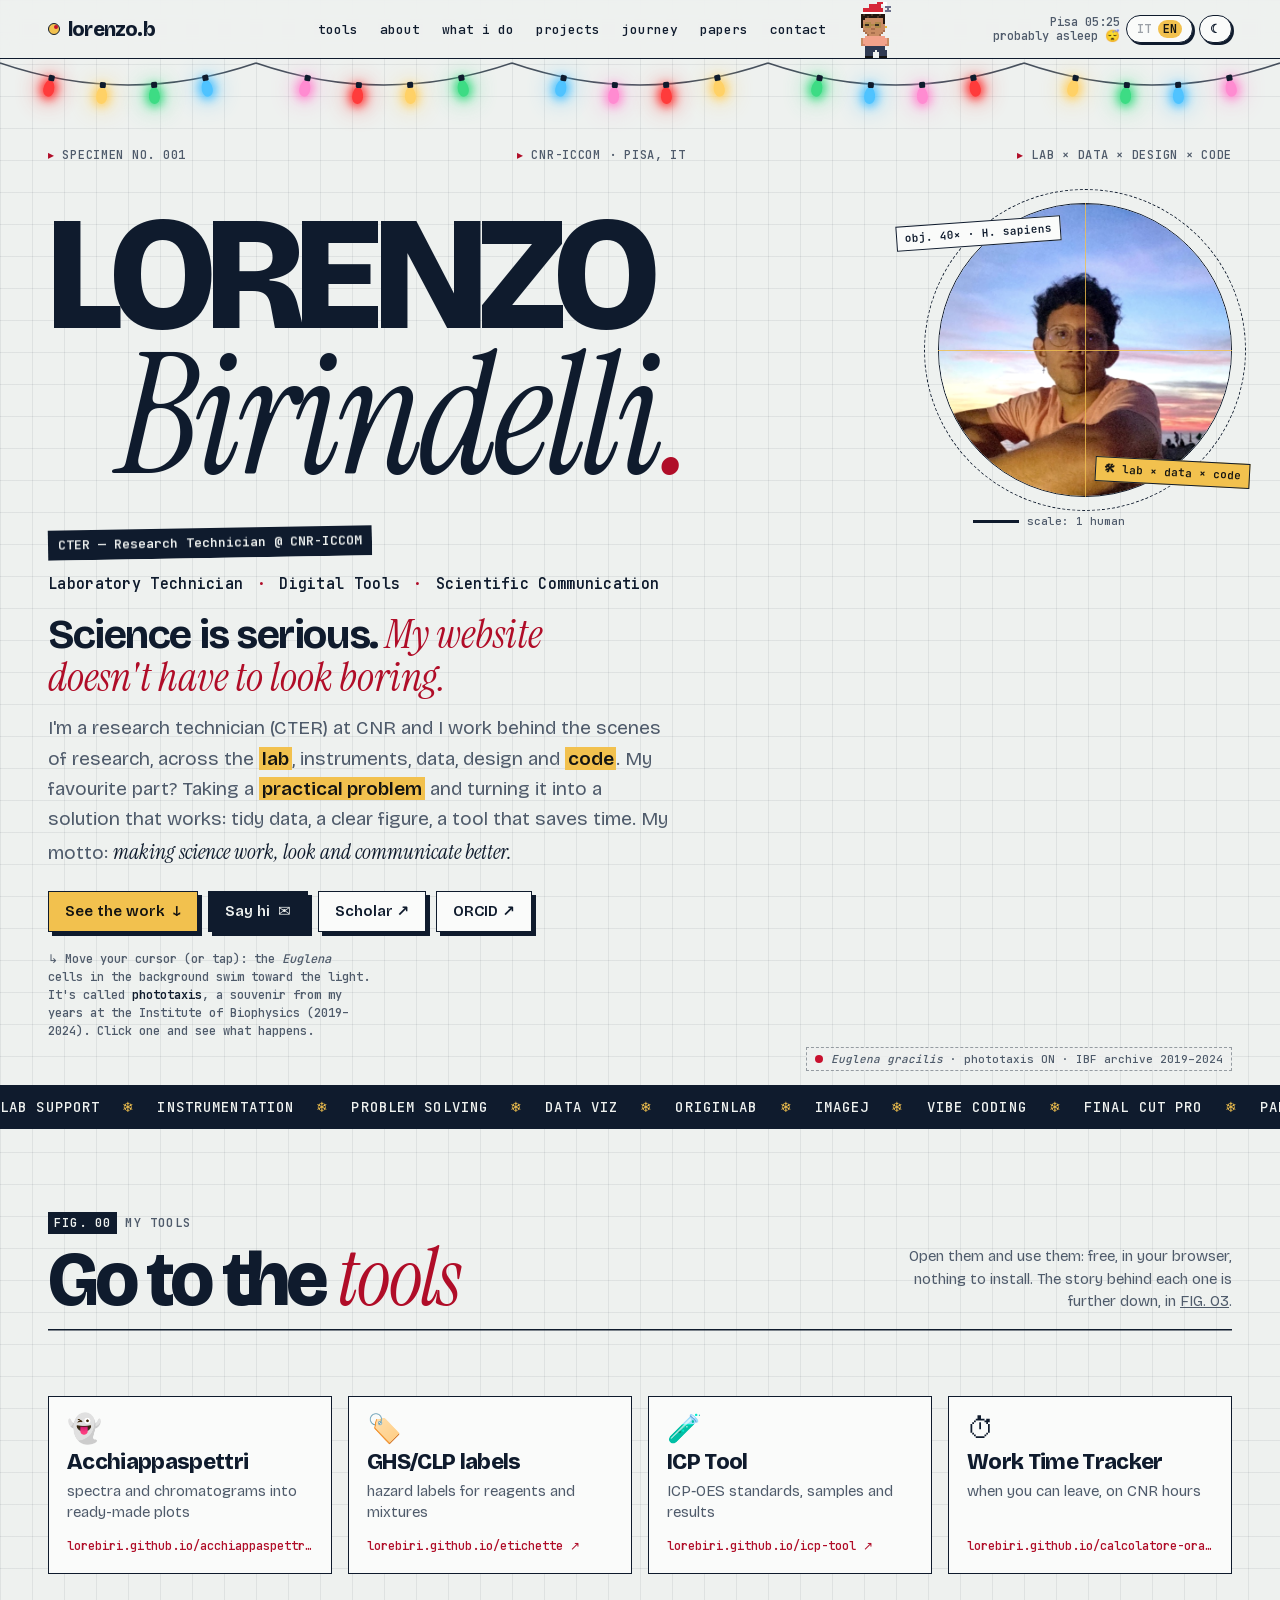
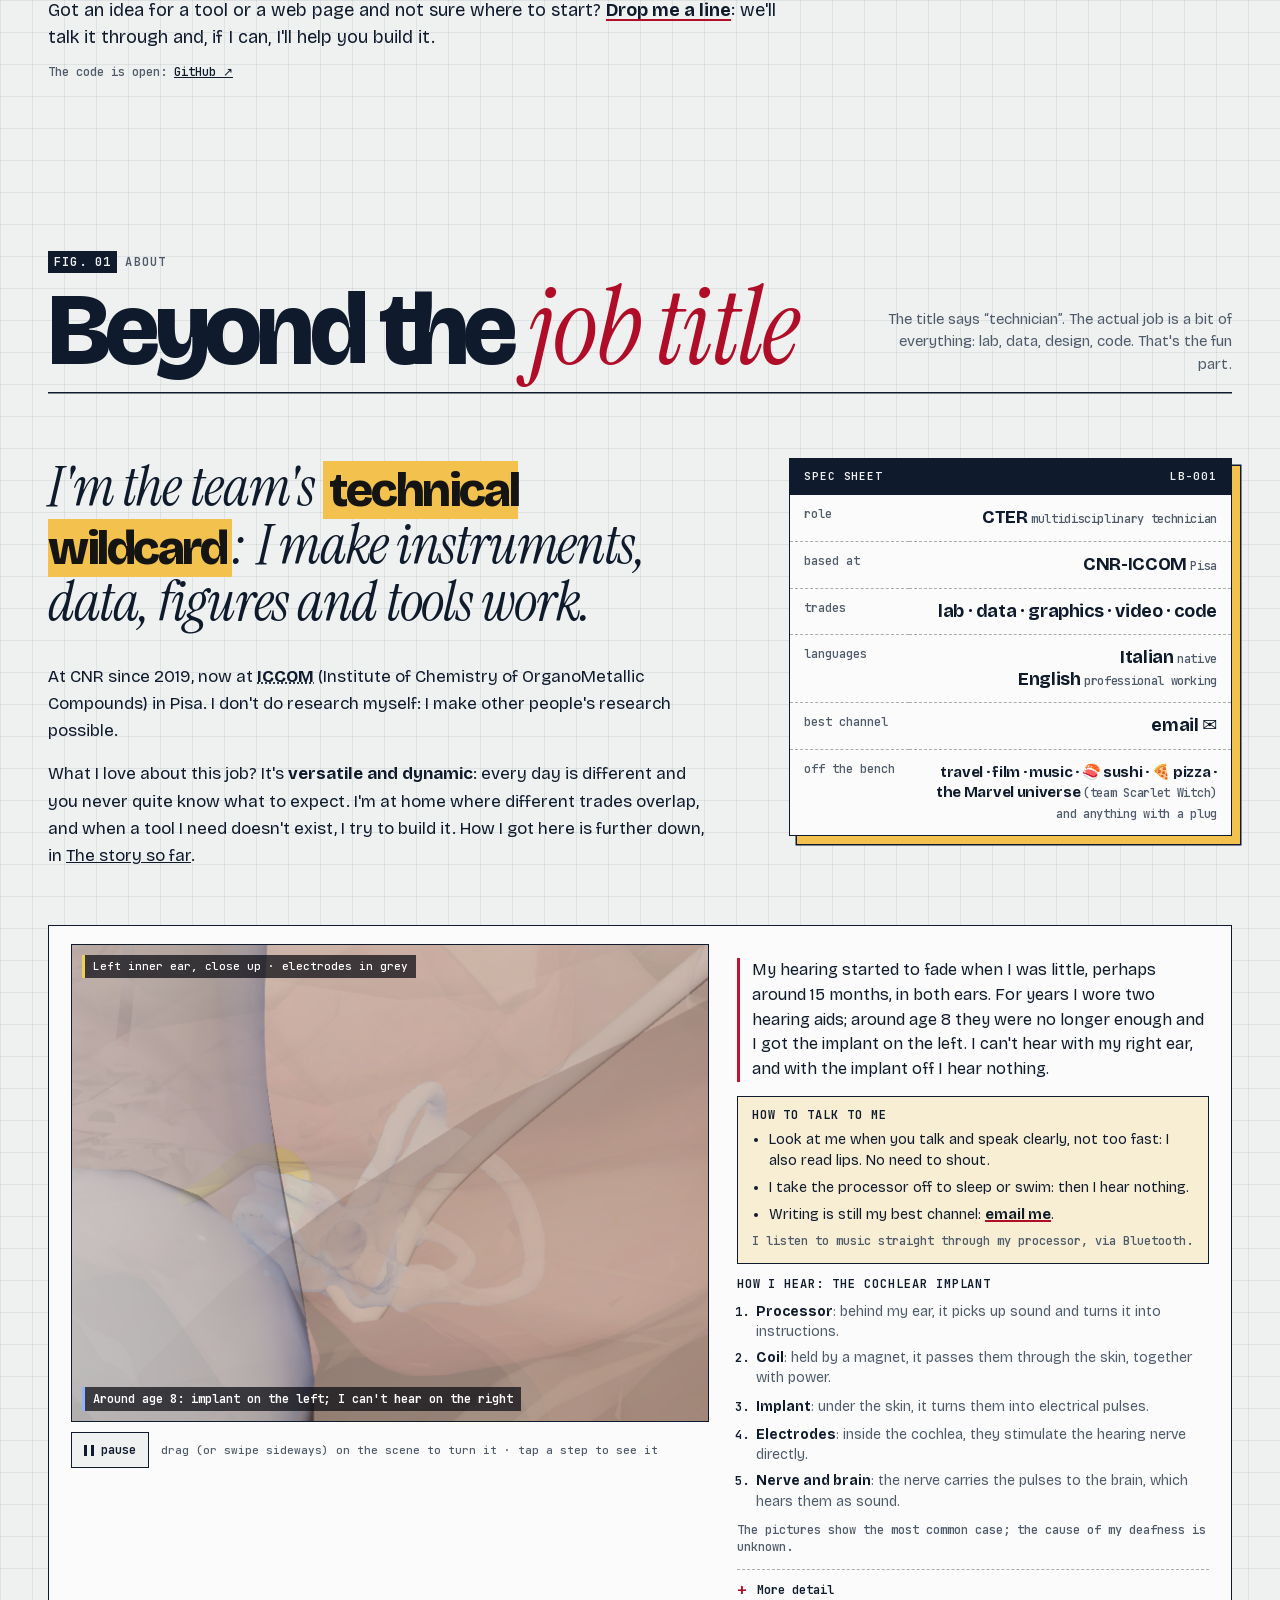
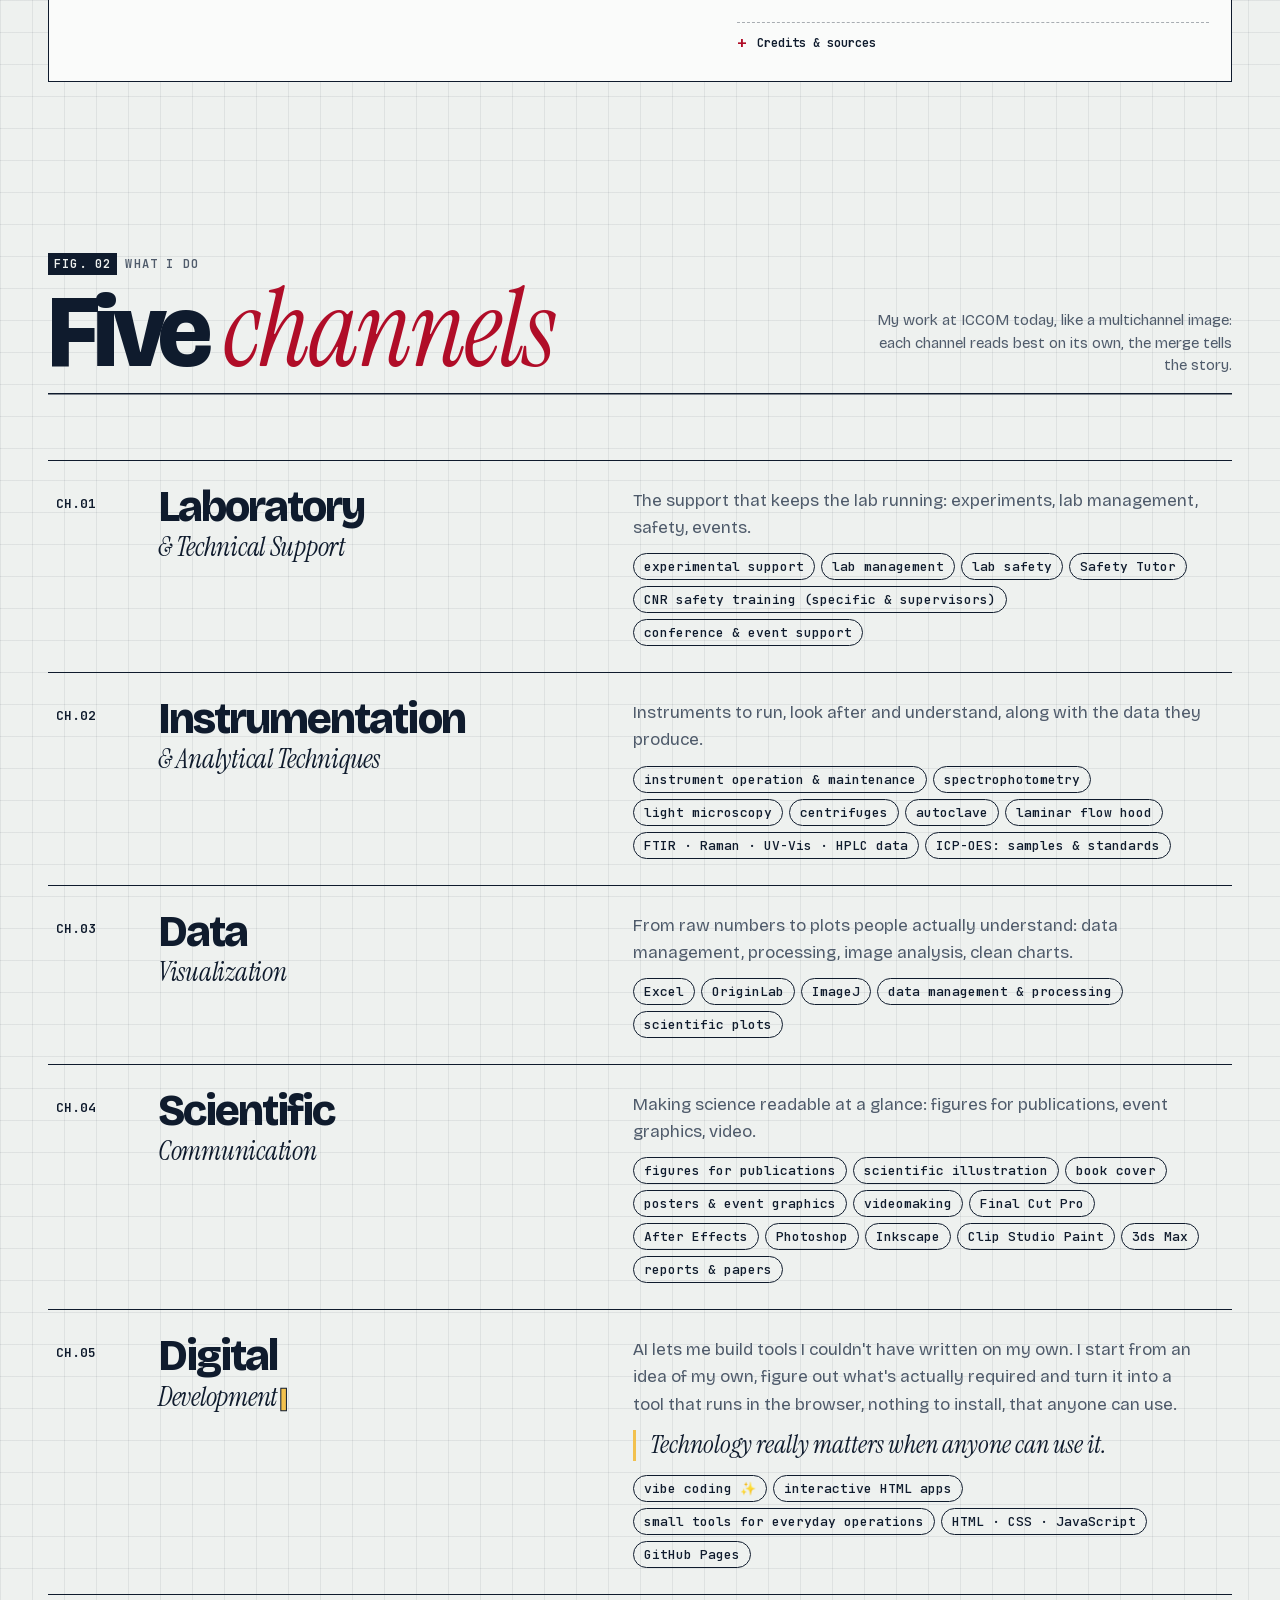
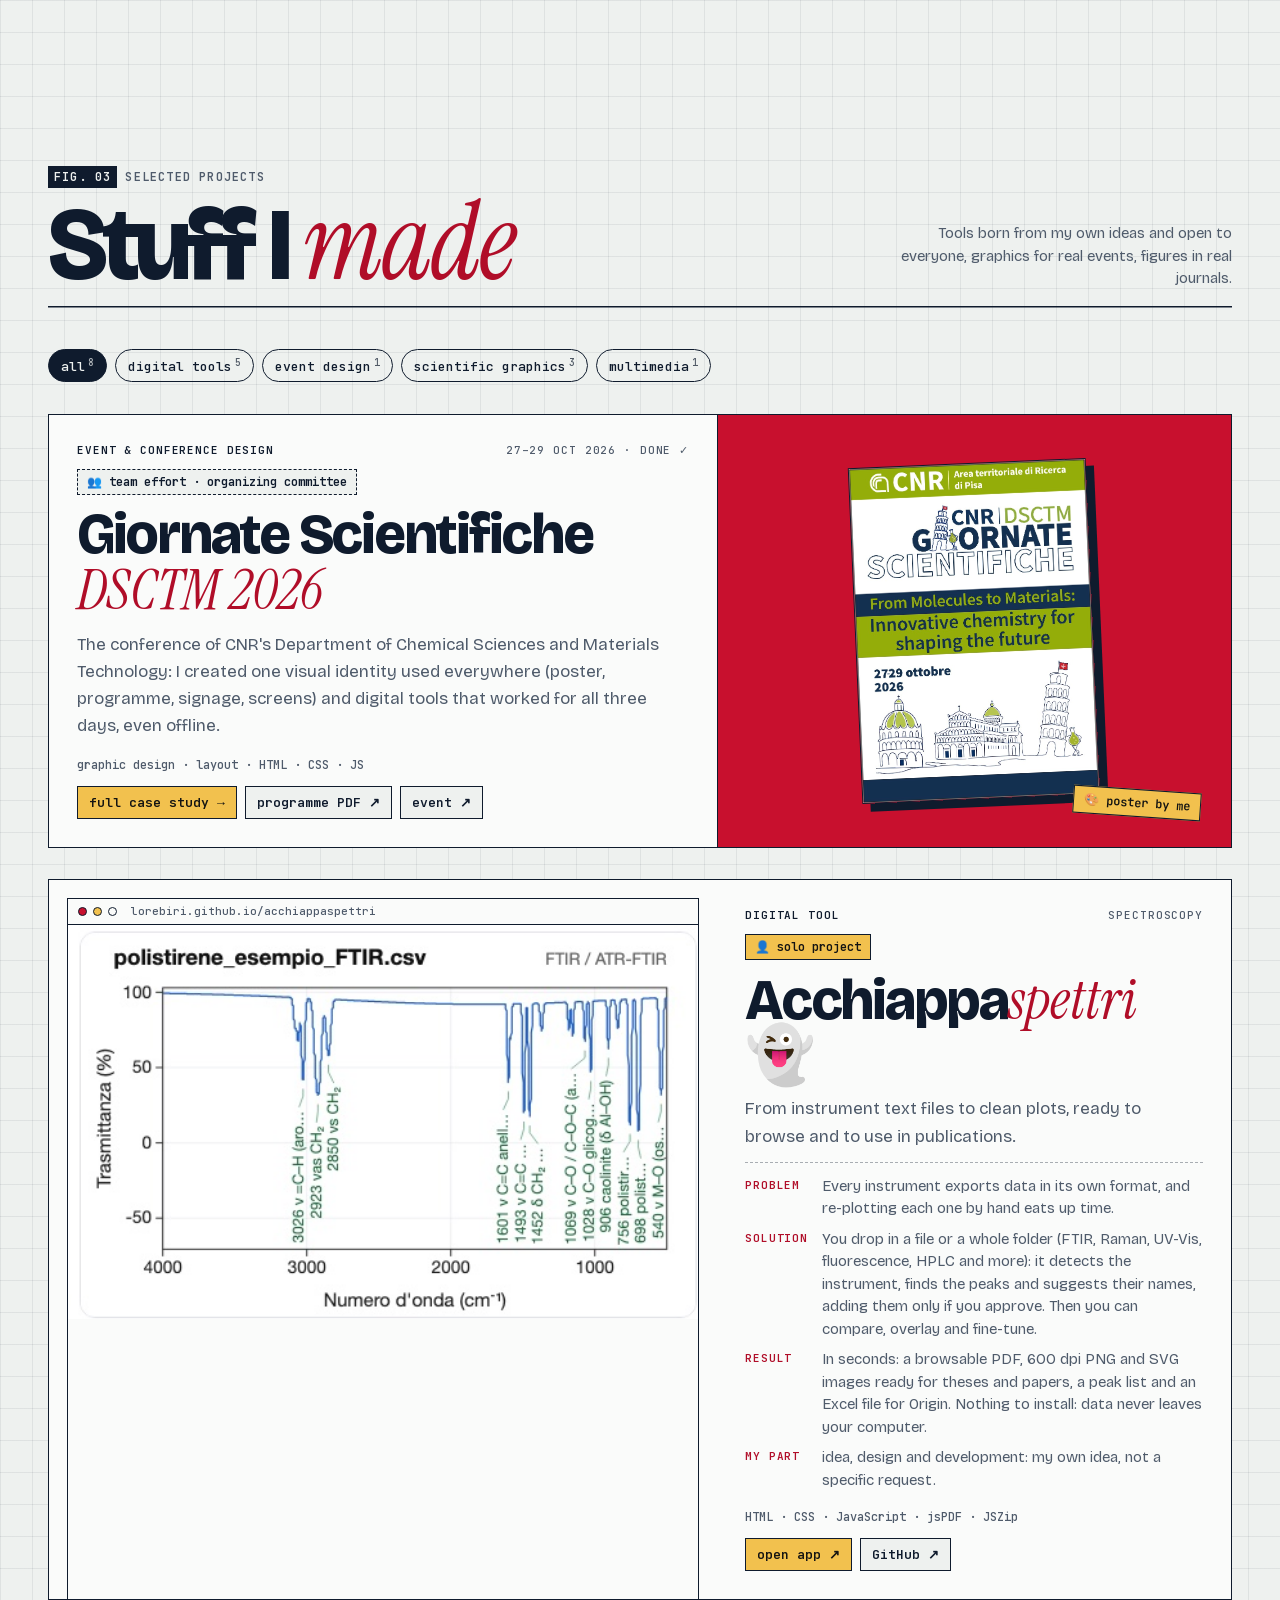
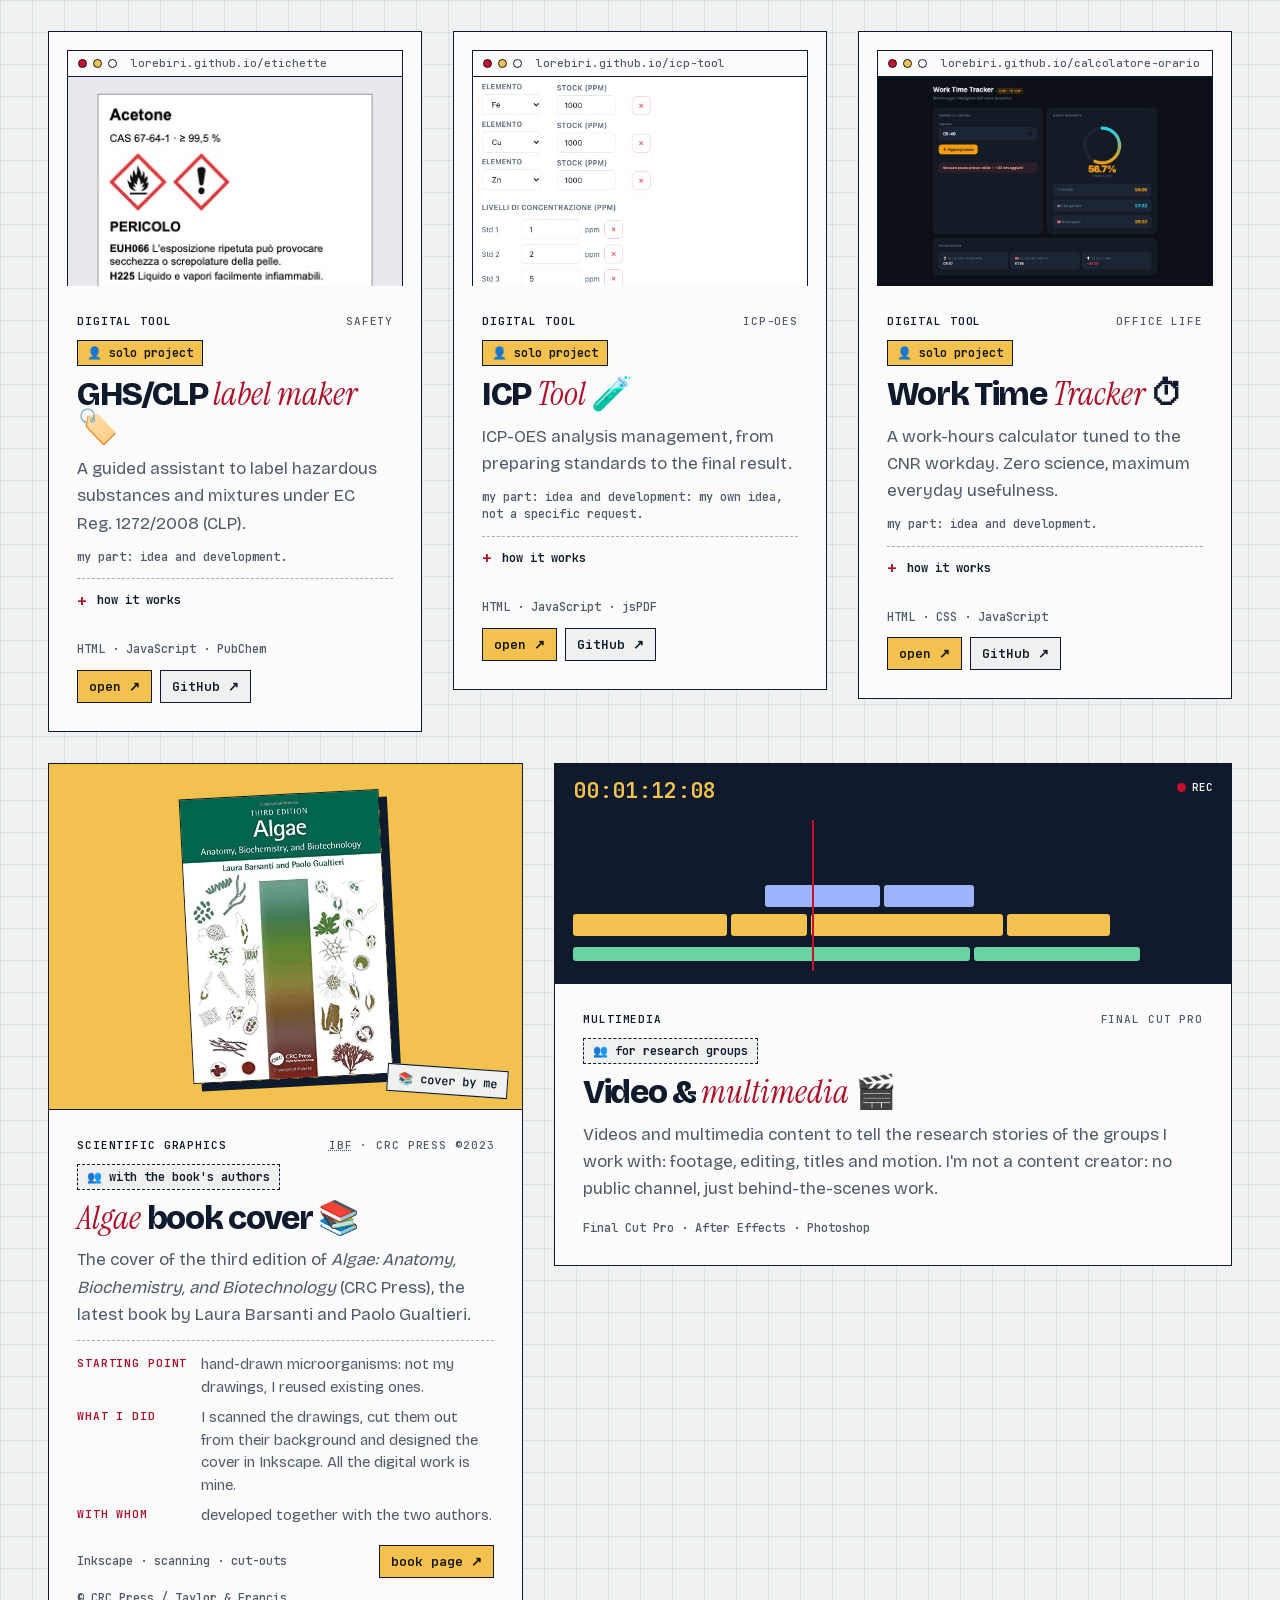
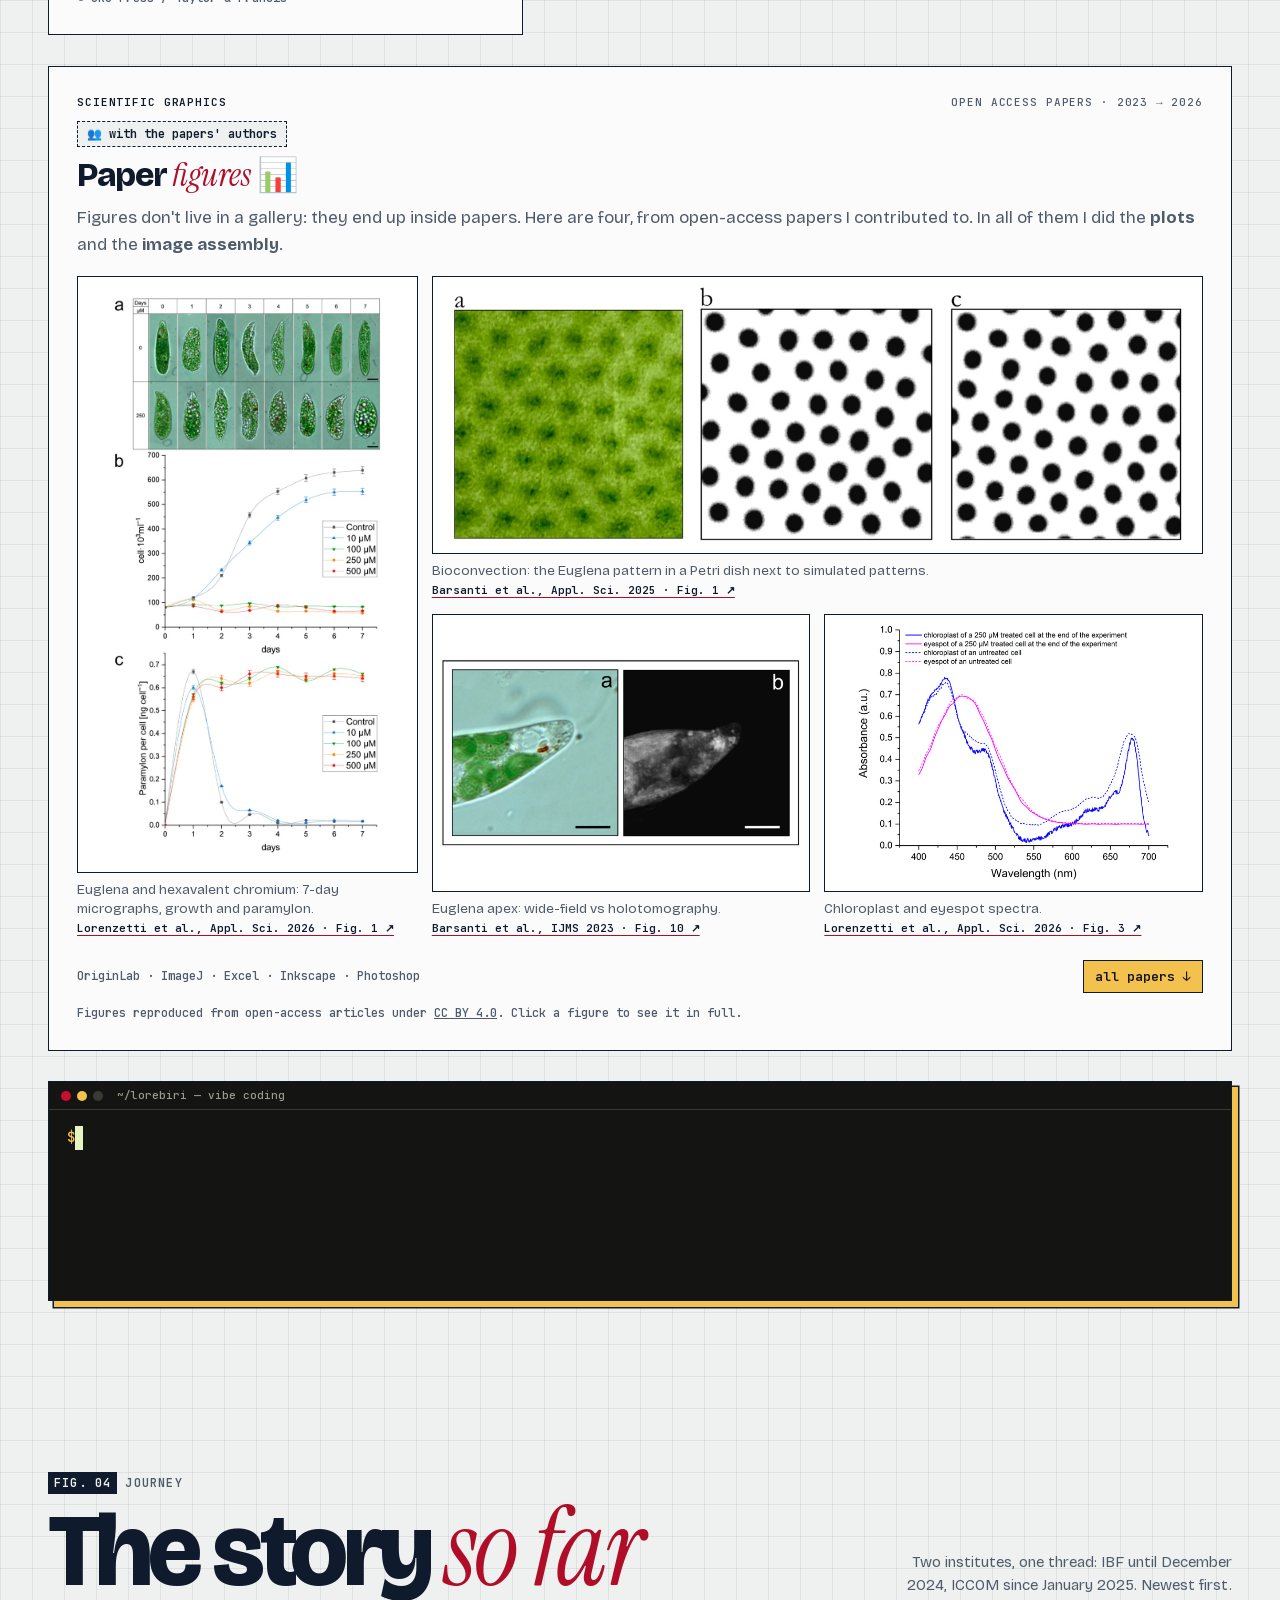
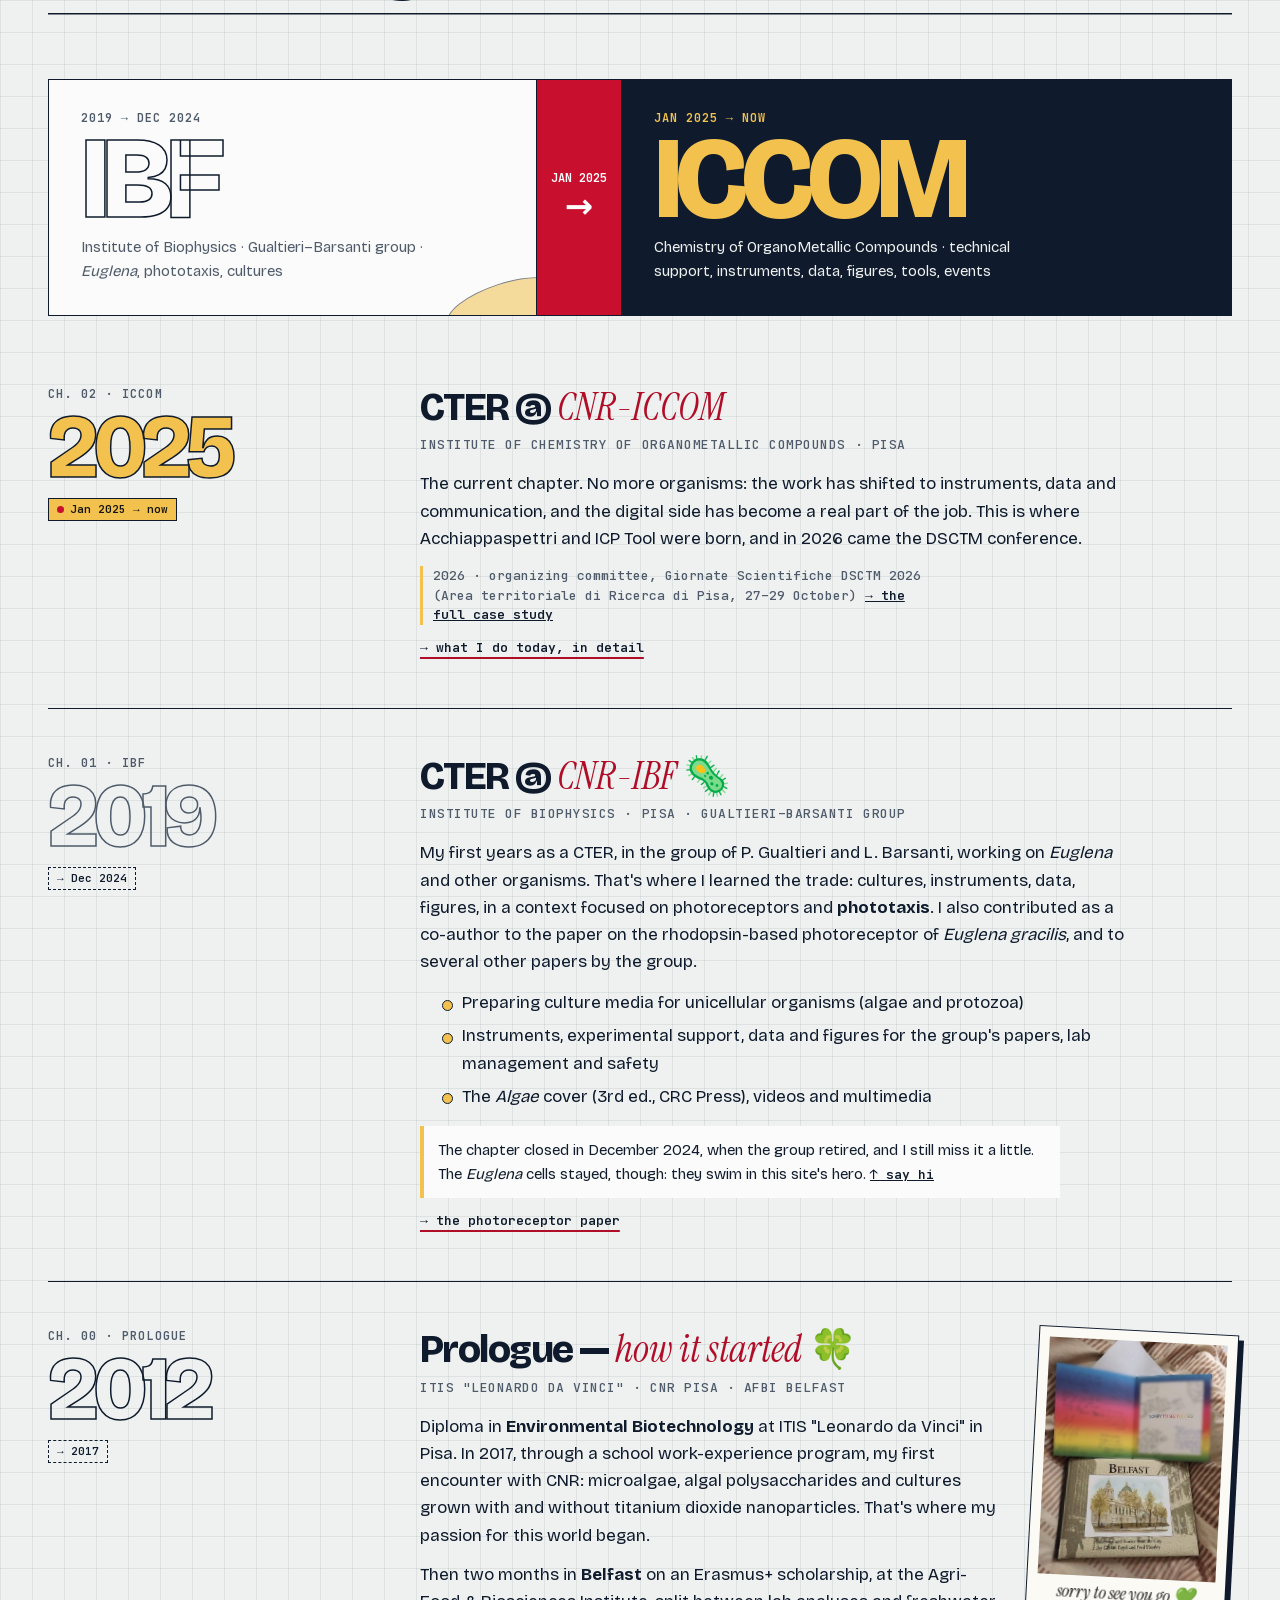
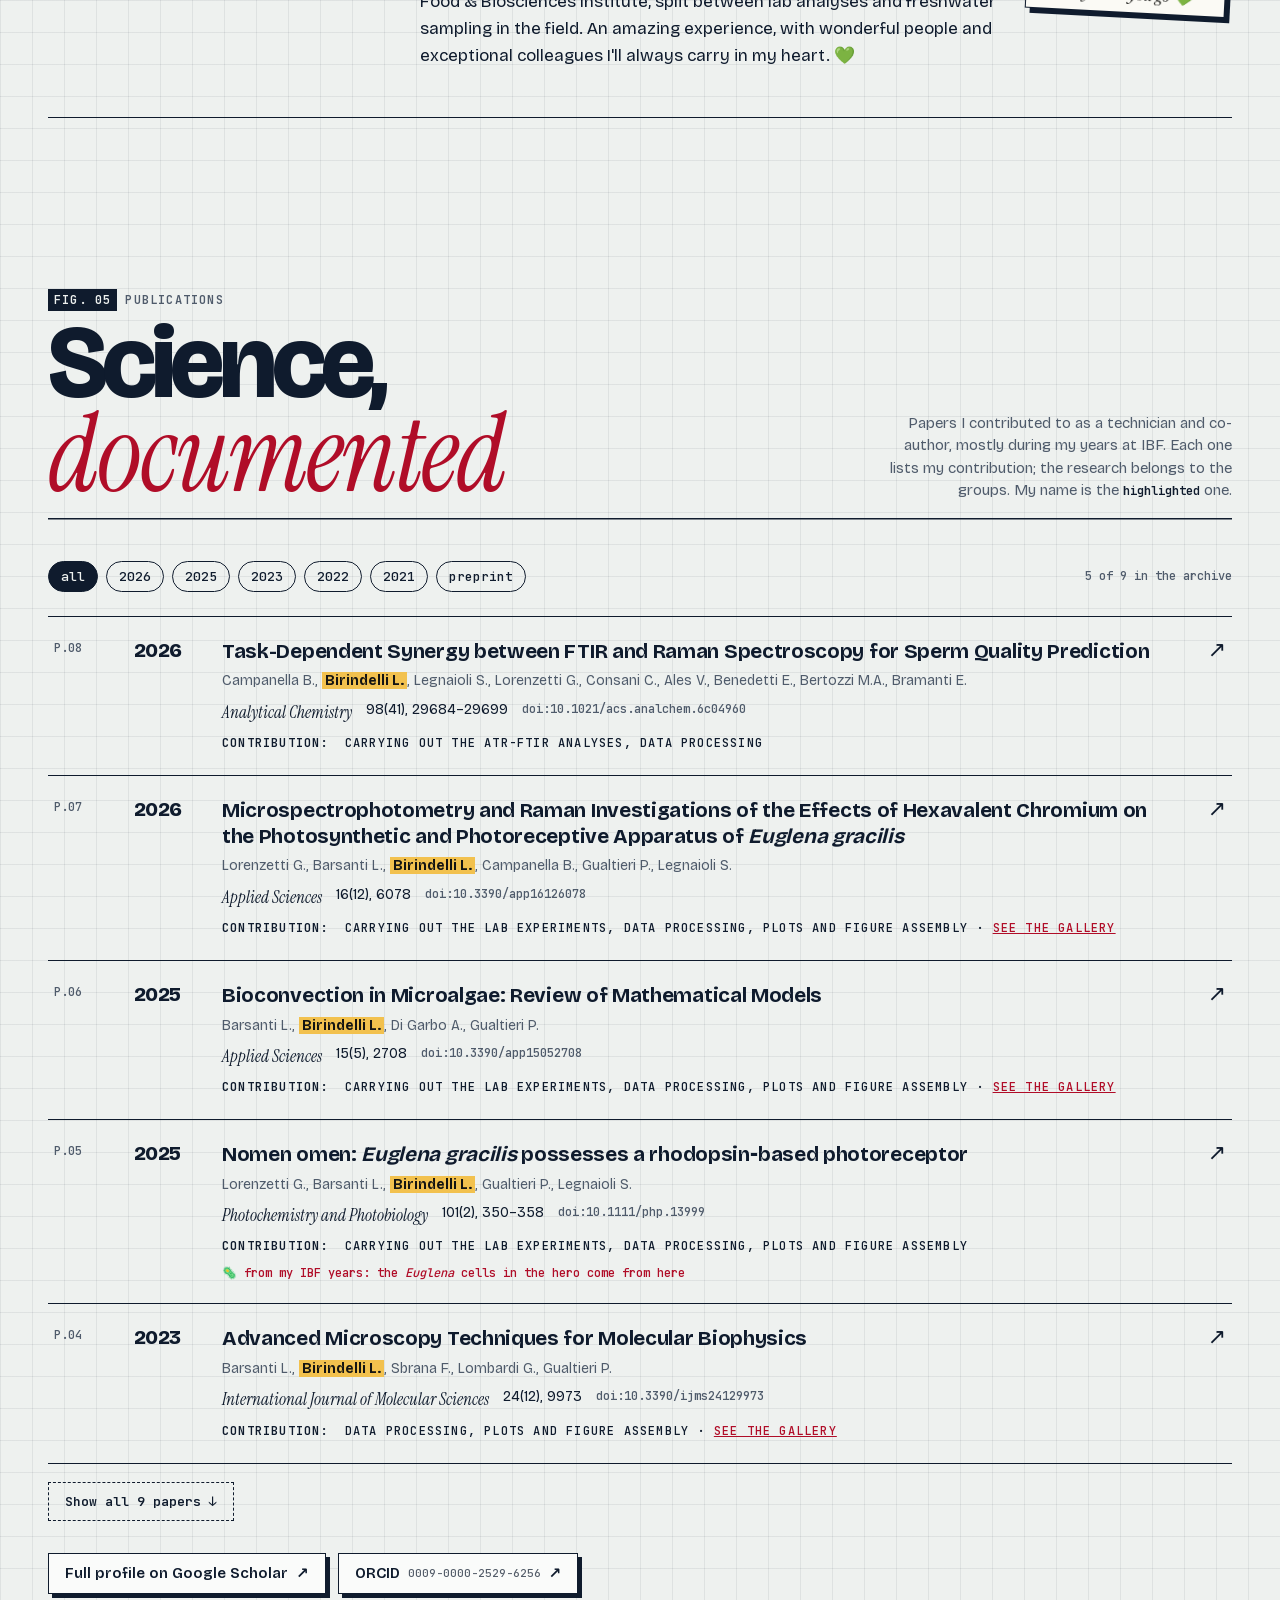
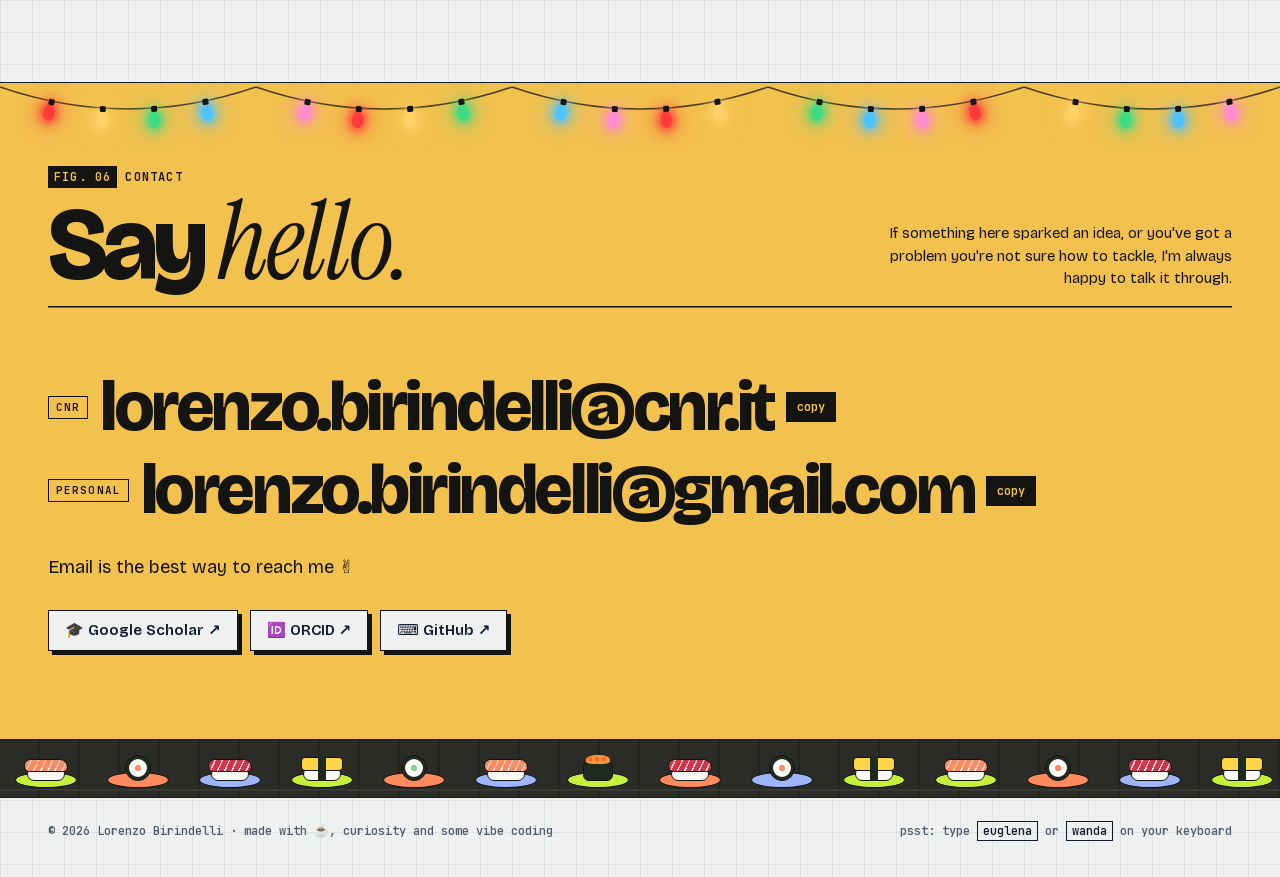
<file: index.html>
<!doctype html>
<html lang="en">
<head>
<meta charset="utf-8">
<meta name="viewport" content="width=device-width, initial-scale=1">
<title>Lorenzo Birindelli — lab, data, design & code</title>
<meta name="description" content="Lorenzo Birindelli, Research Technician (CTER) at CNR-ICCOM in Pisa: lab and technical support, instruments, data, figures for publications, digital tools and video. Previously at CNR Institute of Biophysics (IBF).">
<meta name="author" content="Lorenzo Birindelli">
<meta name="theme-color" content="#c5f03c">
<meta property="og:title" content="Lorenzo Birindelli — lab, data, design & code">
<meta property="og:description" content="CTER @ CNR-ICCOM Pisa · Laboratory Technician · Digital Tools · Scientific Communication">
<meta property="og:type" content="profile">
<meta property="og:url" content="https://lorebiri.github.io/">
<meta property="og:image" content="https://lorebiri.github.io/og-lorenzo.jpg">
<meta property="og:locale" content="en_GB">
<meta property="og:locale:alternate" content="it_IT">
<meta property="og:site_name" content="Lorenzo Birindelli">
<meta property="og:image:width" content="1200">
<meta property="og:image:height" content="630">
<meta property="og:image:alt" content="Lorenzo Birindelli, CTER at CNR-ICCOM: lab, data, design and code">
<meta name="twitter:card" content="summary_large_image">
<meta name="twitter:image" content="https://lorebiri.github.io/og-lorenzo.jpg">
<meta name="twitter:title" content="Lorenzo Birindelli — lab, data, design & code">
<meta name="twitter:description" content="Research Technician (CTER) at CNR-ICCOM, Pisa: lab support, instruments, data, scientific graphics and digital tools.">
<meta name="color-scheme" content="light dark">
<link rel="apple-touch-icon" href="apple-touch-icon.png">
<link rel="canonical" href="https://lorebiri.github.io/">
<link rel="alternate" hreflang="it" href="https://lorebiri.github.io/?lang=it">
<link rel="alternate" hreflang="en" href="https://lorebiri.github.io/?lang=en">
<link rel="alternate" hreflang="x-default" href="https://lorebiri.github.io/">
<script>
/* prima di disegnare la pagina: lingua (?lang=it|en, poi la scelta salvata, poi il sistema) e tema salvato,
   così non compare per un attimo la versione sbagliata. ?lang non viene salvato. */
(function(r){var q=/[?&]lang=(it|en)\b/.exec(location.search),l=q&&q[1];
try{l=l||localStorage.getItem('lang');var t=localStorage.getItem('theme');if(t)r.dataset.theme=t}catch(e){}
r.lang=l||((navigator.language||'').slice(0,2).toLowerCase()==='it'?'it':'en');
if(q){var c=document.querySelector('link[rel=canonical]');if(c)c.href=location.origin+location.pathname+'?lang='+q[1]}})(document.documentElement);
</script>
<link rel="icon" href="data:image/svg+xml,<svg xmlns='http://www.w3.org/2000/svg' viewBox='0 0 100 100'><ellipse cx='50' cy='50' rx='44' ry='18' transform='rotate(-30 50 50)' fill='%23c5f03c' stroke='%23141412' stroke-width='6'/><circle cx='68' cy='36' r='7' fill='%23ff5a2c'/></svg>">
<link rel="preload" href="fonts/bricolage-grotesque-latin.woff2" as="font" type="font/woff2" crossorigin>
<link rel="preload" href="fonts/jetbrains-mono-latin.woff2" as="font" type="font/woff2" crossorigin>
<link rel="stylesheet" href="styles.css?v=52">
<link rel="stylesheet" href="seasons.css?v=10">
<script type="application/ld+json">
{"@context":"https://schema.org","@type":"Person","name":"Lorenzo Birindelli","url":"https://lorebiri.github.io/","image":"https://lorebiri.github.io/lorenzo.jpg","jobTitle":"Collaboratore Tecnico Enti di Ricerca (CTER)","description":"CTER at CNR-ICCOM, Pisa: lab and technical support, instrumentation, data, scientific graphics and digital tools.","worksFor":{"@type":"ResearchOrganization","name":"CNR — Istituto di Chimica dei Composti OrganoMetallici (ICCOM)","address":{"@type":"PostalAddress","addressLocality":"Pisa","addressCountry":"IT"},"parentOrganization":{"@type":"GovernmentOrganization","name":"Consiglio Nazionale delle Ricerche (CNR)"}},"alumniOf":{"@type":"EducationalOrganization","name":"ITIS \"Leonardo da Vinci\", Pisa"},"knowsLanguage":["it","en"],"identifier":{"@type":"PropertyValue","propertyID":"ORCID","value":"0009-0000-2529-6256"},"sameAs":["https://orcid.org/0009-0000-2529-6256","https://scholar.google.com/citations?user=1BWAMFEAAAAJ","https://github.com/lorebiri"]}
</script>
</head>
<body>
<a class="skip" href="#main"><span data-it>Salta al contenuto</span><span data-en>Skip to content</span></a>
<div class="progress" aria-hidden="true"></div>

<!-- ================= NAV ================= -->
<header class="nav">
  <div class="wrap">
    <a class="logo" href="#top" aria-label="Lorenzo Birindelli — inizio"><i aria-hidden="true"></i>lorenzo.b</a>
    <nav class="links" aria-label="Sezioni / Sections">
      <a href="#tools">tool<span data-en>s</span></a>
      <a href="#about"><span data-it>chi sono</span><span data-en>about</span></a>
      <a href="#expertise"><span data-it>cosa faccio</span><span data-en>what i do</span></a>
      <a href="#projects"><span data-it>progetti</span><span data-en>projects</span></a>
      <a href="#journey"><span data-it>percorso</span><span data-en>journey</span></a>
      <a href="#pubs"><span data-it>pubblicazioni</span><span data-en>papers</span></a>
      <a href="#contact"><span data-it>contatti</span><span data-en>contact</span></a>
    </nav>
    <div class="ctrls">
      <canvas class="me-nav" id="meNav" width="44" height="56" aria-hidden="true"></canvas>
      <span class="clock" id="clock" aria-live="off"></span>
      <button class="tgl lang" id="langBtn" type="button" aria-label="Cambia lingua / Switch language"><b data-l="it">IT</b> <b data-l="en">EN</b></button>
      <button class="tgl" id="themeBtn" type="button" aria-label="Tema chiaro / scuro — light / dark theme" title="luce on / off">☾</button>
    </div>
  </div>
</header>

<!-- ================= HERO ================= -->
<section class="hero" id="top" aria-labelledby="name">
  <canvas id="culture" aria-hidden="true"></canvas>
  <div class="wrap">
    <div class="hmeta">
      <span data-it>campione n° 001</span><span data-en>specimen no. 001</span>
      <span>CNR-ICCOM · Pisa, IT</span>
      <span data-it>lab × dati × design × codice</span><span data-en>lab × data × design × code</span>
    </div>

    <h1 id="name"><span class="l1">Lorenzo</span><span class="l2">Birindelli<em>.</em></span></h1>

    <div class="hgrid">
      <div>
        <span class="role"><span data-it>CTER — Collaboratore Tecnico Enti di Ricerca @ CNR-ICCOM</span><span data-en>CTER — Research Technician @ CNR-ICCOM</span></span>
        <p class="pos"><span data-it>Tecnico di laboratorio <i>·</i> Strumenti digitali <i>·</i> Comunicazione scientifica</span><span data-en>Laboratory Technician <i>·</i> Digital Tools <i>·</i> Scientific Communication</span></p>
        <p class="tagline"><span data-it>La scienza è una cosa seria. <span class="serif">Il mio sito, un po' meno.</span></span><span data-en>Science is serious. <span class="serif">My website doesn't have to look boring.</span></span></p>
        <p class="lead" data-it>Sono CTER al CNR e lavoro dietro le quinte della ricerca, tra <strong>laboratorio</strong>, strumenti, dati, grafica e <strong>codice</strong>. La parte che preferisco? Prendere un <strong>problema pratico</strong> e trasformarlo in una soluzione che funziona: un dato in ordine, una figura chiara, un tool che fa risparmiare tempo. Il mio motto: <em>making science work, look and communicate better.</em></p>
        <p class="lead" data-en>I'm a research technician (CTER) at CNR and I work behind the scenes of research, across the <strong>lab</strong>, instruments, data, design and <strong>code</strong>. My favourite part? Taking a <strong>practical problem</strong> and turning it into a solution that works: tidy data, a clear figure, a tool that saves time. My motto: <em>making science work, look and communicate better.</em></p>
        <div class="cta">
          <a class="btn go" href="#projects"><span data-it>Guarda i progetti</span><span data-en>See the work</span> ↓</a>
          <a class="btn dark" href="#contact"><span data-it>Scrivimi</span><span data-en>Say hi</span> ✉</a>
          <a class="btn" href="https://scholar.google.com/citations?user=1BWAMFEAAAAJ" target="_blank" rel="noopener">Scholar ↗</a>
          <a class="btn" href="https://orcid.org/0009-0000-2529-6256" target="_blank" rel="noopener">ORCID ↗</a>
        </div>
        <p class="hint" data-it>↳ Muovi il cursore (o tocca): le euglene sullo sfondo seguono la luce. Si chiama <b>fototassi</b>, ed è un ricordo dei miei anni all'Istituto di Biofisica (2019–2024). Cliccane una e guarda cosa succede.</p>
        <p class="hint" data-en>↳ Move your cursor (or tap): the <i>Euglena</i> cells in the background swim toward the light. It's called <b>phototaxis</b>, a souvenir from my years at the Institute of Biophysics (2019–2024). Click one and see what happens.</p>
      </div>
      <figure class="scope">
        <img src="lorenzo.jpg?v=2" alt="Ritratto di Lorenzo Birindelli" data-alt-en="Portrait of Lorenzo Birindelli" width="658" height="660" fetchpriority="high">
        <span class="cross" aria-hidden="true"></span>
        <span class="lbl a" aria-hidden="true">obj. 40× · H. sapiens</span>
        <span class="lbl b" aria-hidden="true">🛠 lab × data × code</span>
        <span class="bar" aria-hidden="true"><span data-it>scala: 1 umano</span><span data-en>scale: 1 human</span></span>
      </figure>
    </div>
  </div>
  <p class="legend" aria-hidden="true"><i></i><span data-it><em>Euglena gracilis</em> · fototassi ON · archivio IBF 2019–2024</span><span data-en><em>Euglena gracilis</em> · phototaxis ON · IBF archive 2019–2024</span></p>
</section>

<div class="ticker" aria-hidden="true">
  <div class="track">
    <span>lab support</span><span>instrumentation</span><span>problem solving</span><span>data viz</span><span>OriginLab</span><span>ImageJ</span><span>vibe coding</span><span>Final Cut Pro</span><span>paper figures</span><span>HTML · CSS · JS</span><span>lab tools</span>
    <span>lab support</span><span>instrumentation</span><span>problem solving</span><span>data viz</span><span>OriginLab</span><span>ImageJ</span><span>vibe coding</span><span>Final Cut Pro</span><span>paper figures</span><span>HTML · CSS · JS</span><span>lab tools</span>
  </div>
</div>

<main id="main">

<!-- ================= TOOL =================
  Scorciatoie ai tool online. Per aggiungerne uno: copia un <li> e cambia link, icona e testi. -->
<section id="tools" class="tools">
  <div class="wrap">
    <div class="shead">
      <p class="fig"><b>FIG. 00</b><span data-it>i miei tool</span><span data-en>my tools</span></p>
      <h2><span data-it>Vai ai <span class="serif">tool</span></span><span data-en>Go to the <span class="serif">tools</span></span></h2>
      <p class="caption" data-it>Aprili e usali: gratis, nel browser, senza installare nulla. Le storie dietro ciascuno sono più sotto, in <a href="#projects">FIG. 03</a>.</p>
      <p class="caption" data-en>Open them and use them: free, in your browser, nothing to install. The story behind each one is further down, in <a href="#projects">FIG. 03</a>.</p>
    </div>
    <ul class="tlist">
      <li><a class="tl" href="https://lorebiri.github.io/acchiappaspettri/" title="https://lorebiri.github.io/acchiappaspettri/" target="_blank" rel="noopener">
        <span class="tl-ico" aria-hidden="true">👻</span>
        <span class="tl-name">Acchiappaspettri</span>
        <span class="tl-desc"><span data-it>spettri e cromatogrammi in grafici pronti</span><span data-en>spectra and chromatograms into ready-made plots</span></span>
        <span class="tl-url">lorebiri.github.io/acchiappaspettri ↗</span>
      </a></li>
      <li><a class="tl" href="https://lorebiri.github.io/etichette/" title="https://lorebiri.github.io/etichette/" target="_blank" rel="noopener">
        <span class="tl-ico" aria-hidden="true">🏷️</span>
        <span class="tl-name"><span data-it>Etichette GHS/CLP</span><span data-en>GHS/CLP labels</span></span>
        <span class="tl-desc"><span data-it>etichette di pericolo per reagenti e miscele</span><span data-en>hazard labels for reagents and mixtures</span></span>
        <span class="tl-url">lorebiri.github.io/etichette ↗</span>
      </a></li>
      <li><a class="tl" href="https://lorebiri.github.io/icp-tool/" title="https://lorebiri.github.io/icp-tool/" target="_blank" rel="noopener">
        <span class="tl-ico" aria-hidden="true">🧪</span>
        <span class="tl-name">ICP Tool</span>
        <span class="tl-desc"><span data-it>standard, campioni e risultati ICP‑OES</span><span data-en>ICP‑OES standards, samples and results</span></span>
        <span class="tl-url">lorebiri.github.io/icp-tool ↗</span>
      </a></li>
      <li><a class="tl" href="https://lorebiri.github.io/calcolatore-orario/" title="https://lorebiri.github.io/calcolatore-orario/" target="_blank" rel="noopener">
        <span class="tl-ico" aria-hidden="true">⏱</span>
        <span class="tl-name">Work Time Tracker</span>
        <span class="tl-desc"><span data-it>a che ora esci, con l'orario CNR</span><span data-en>when you can leave, on CNR hours</span></span>
        <span class="tl-url">lorebiri.github.io/calcolatore-orario ↗</span>
      </a></li>
    </ul>
    <p class="tcall" data-it>Hai un'idea per un tool o una pagina web e non sai da dove partire? <a href="#contact">Scrivimi</a>: ne parliamo e, se posso, ti aiuto a costruirla.</p>
    <p class="tcall" data-en>Got an idea for a tool or a web page and not sure where to start? <a href="#contact">Drop me a line</a>: we'll talk it through and, if I can, I'll help you build it.</p>
    <p class="tnote"><span data-it>Il codice è aperto:</span><span data-en>The code is open:</span> <a href="https://github.com/lorebiri" target="_blank" rel="noopener">GitHub ↗</a></p>
  </div>
</section>

<!-- ================= ABOUT ================= -->
<section id="about">
  <div class="wrap">
    <div class="shead">
      <p class="fig"><b>FIG. 01</b><span data-it>chi sono</span><span data-en>about</span></p>
      <h2><span data-it>Oltre il <span class="serif">job title</span></span><span data-en>Beyond the <span class="serif">job title</span></span></h2>
      <p class="caption" data-it>Il ruolo dice “tecnico”. Il lavoro vero è un po' di tutto: laboratorio, dati, grafica, codice. Ed è questo il bello.</p>
      <p class="caption" data-en>The title says “technician”. The actual job is a bit of everything: lab, data, design, code. That's the fun part.</p>
    </div>
    <div class="about">
      <div class="rv">
        <p class="pull" data-it>Sono il <mark>jolly tecnico</mark> del gruppo: faccio funzionare strumenti, dati, figure e tool.</p>
        <p class="pull" data-en>I'm the team's <mark>technical wildcard</mark>: I make instruments, data, figures and tools work.</p>
        <div class="prose" data-it>
          <p>Al CNR dal 2019, oggi all'<strong><abbr title="Istituto di Chimica dei Composti OrganoMetallici">ICCOM</abbr></strong> (Istituto di Chimica dei Composti OrganoMetallici) di Pisa. Non faccio ricerca: rendo possibile quella degli altri.</p>
          <p>Quello che amo di questo lavoro? È <strong>versatile e dinamico</strong>: ogni giorno è diverso e non sai mai cosa aspettarti. Mi trovo bene dove i mestieri si incrociano, e quando uno strumento che serve non esiste, provo a costruirlo. Come ci sono arrivato lo racconto più sotto, in <a href="#journey">La storia finora</a>.</p>
        </div>
        <div class="prose" data-en>
          <p>At CNR since 2019, now at <strong><abbr title="Institute of Chemistry of OrganoMetallic Compounds">ICCOM</abbr></strong> (Institute of Chemistry of OrganoMetallic Compounds) in Pisa. I don't do research myself: I make other people's research possible.</p>
          <p>What I love about this job? It's <strong>versatile and dynamic</strong>: every day is different and you never quite know what to expect. I'm at home where different trades overlap, and when a tool I need doesn't exist, I try to build it. How I got here is further down, in <a href="#journey">The story so far</a>.</p>
        </div>
      </div>
      <aside class="spec rv" aria-label="Scheda tecnica / Spec sheet">
        <header><span data-it>scheda tecnica</span><span data-en>spec sheet</span><span>LB-001</span></header>
        <dl>
          <dt><span data-it>ruolo</span><span data-en>role</span></dt><dd>CTER <small><span data-it>tecnico multidisciplinare</span><span data-en>multidisciplinary technician</span></small></dd>
          <dt><span data-it>base</span><span data-en>based at</span></dt><dd>CNR-ICCOM <small>Pisa</small></dd>
          <dt><span data-it>mestieri</span><span data-en>trades</span></dt><dd><span data-it>laboratorio · dati · grafica · video · codice</span><span data-en>lab · data · graphics · video · code</span></dd>
          <dt><span data-it>lingue</span><span data-en>languages</span></dt><dd><span data-it>italiano <small>madrelingua</small><br>inglese <small>uso professionale</small></span><span data-en>Italian <small>native</small><br>English <small>professional working</small></span></dd>
          <dt><span data-it>canale migliore</span><span data-en>best channel</span></dt><dd>email ✉</dd>
          <dt><span data-it>fuori dal lab</span><span data-en>off the bench</span></dt><dd class="off"><span data-it>viaggi · cinema · musica · <span class="fx fx-sushi">🍣 sushi</span> · <span class="fx fx-pizza">🍕 pizza</span> · universo Marvel <small>(team <span class="fx fx-sw">Scarlet Witch</span>) e tutto ciò che ha una spina</small></span><span data-en>travel · film · music · <span class="fx fx-sushi">🍣 sushi</span> · <span class="fx fx-pizza">🍕 pizza</span> · the Marvel universe <small>(team <span class="fx fx-sw">Scarlet Witch</span>) and anything with a plug</small></span></dd>
        </dl>
      </aside>
    </div>
      <!-- impianto cocleare in 3D: scena in ci3d.js, processore in cp1000.js, modelli e licenze in 3d/README.md -->
      <figure class="ci-fig" id="udito">
        <div class="ci3d">
          <div class="ci3d-stage">
            <img class="ci3d-poster" src="img/ci3d-f0.jpg" width="1000" height="1000" loading="lazy" alt="Impianto cocleare: processore dietro l'orecchio sinistro, bobina e impianto sotto la pelle, elettrodi nella coclea, nervo acustico" data-alt-en="Cochlear implant: processor behind the left ear, coil and implant under the skin, electrodes in the cochlea, hearing nerve">
            <button class="ci3d-start" type="button"><span data-it>▶ Guarda in 3D</span><span data-en>▶ View in 3D</span></button>
            <span class="ci3d-lab" aria-hidden="true" data-n="f0"><span data-it>Oggi: il mio processore, dietro l'orecchio sinistro</span><span data-en>Today: my sound processor, behind my left ear</span></span><span class="ci3d-lab" aria-hidden="true" data-n="f1"><span data-it>Da piccolissimo sentivo, forse fino a circa 15 mesi</span><span data-en>As a baby I could hear, perhaps until about 15 months</span></span><span class="ci3d-lab" aria-hidden="true" data-n="f2"><span data-it>Poi l'udito cala in entrambe le orecchie: porto due apparecchi acustici</span><span data-en>Then my hearing fades in both ears: I wear two hearing aids</span></span><span class="ci3d-lab" aria-hidden="true" data-n="f3"><span data-it>Verso gli 8 anni: impianto a sinistra; a destra non sento</span><span data-en>Around age 8: implant on the left; I can't hear on the right</span></span><span class="ci3d-lab" aria-hidden="true" data-n="o12"><span data-it>Testa vista da dietro · in azzurro l'orecchio interno · in giallo il nervo acustico</span><span data-en>Head seen from behind · inner ear in blue · hearing nerve in yellow</span></span><span class="ci3d-lab" aria-hidden="true" data-n="o3"><span data-it>Orecchio interno sinistro, da vicino · in grigio gli elettrodi</span><span data-en>Left inner ear, close up · electrodes in grey</span></span><span class="ci3d-lab" aria-hidden="true" data-n="1"><span data-it>Processore Nucleus 7</span><span data-en>Nucleus 7 processor</span></span><span class="ci3d-lab" aria-hidden="true" data-n="2"><span data-it>Bobina</span><span data-en>Coil</span></span><span class="ci3d-lab" aria-hidden="true" data-n="3"><span data-it>Impianto interno (sotto la bobina)</span><span data-en>Internal implant (under the coil)</span></span><span class="ci3d-lab" aria-hidden="true" data-n="m1"><span data-it>microfoni</span><span data-en>microphones</span></span><span class="ci3d-lab" aria-hidden="true" data-n="m2"><span data-it>elaborazione</span><span data-en>processing</span></span><span class="ci3d-lab" aria-hidden="true" data-n="m3"><span data-it>cavo</span><span data-en>cable</span></span><span class="ci3d-lab" aria-hidden="true" data-n="m4"><span data-it>via radio, attraverso la pelle</span><span data-en>by radio, through the skin</span></span><span class="ci3d-lab" aria-hidden="true" data-n="sk"><span data-it>pelle</span><span data-en>skin</span></span><span class="ci3d-lab" aria-hidden="true" data-n="bo"><span data-it>osso</span><span data-en>bone</span></span><span class="ci3d-lab" aria-hidden="true" data-n="4"><span data-it>Coclea ed elettrodi</span><span data-en>Cochlea and electrodes</span></span><span class="ci3d-lab" aria-hidden="true" data-n="5"><span data-it>Corteccia uditiva</span><span data-en>Auditory cortex</span></span>
          </div>
          <div class="ci3d-bar">
            <button class="ci3d-play" type="button" aria-pressed="false"><span class="ci3d-i" aria-hidden="true"></span><span class="ci3d-t1"><span data-it>pausa</span><span data-en>pause</span></span><span class="ci3d-t2"><span data-it>riproduci</span><span data-en>play</span></span></button>
            <span><span data-it>trascina (o scorri di lato) sulla scena per girarla · tocca un passo per vederlo</span><span data-en>drag (or swipe sideways) on the scene to turn it · tap a step to see it</span></span>
          </div>
        </div>
        <figcaption>
          <p class="ci-note"><span data-it>Il mio udito ha cominciato a calare da piccolo, forse intorno ai 15 mesi, in entrambe le orecchie. Per anni ho portato due apparecchi acustici; verso gli 8 anni non bastavano più e mi hanno messo l'impianto a sinistra. Con il destro non sento, e a impianto spento non sento nulla.</span><span data-en>My hearing started to fade when I was little, perhaps around 15 months, in both ears. For years I wore two hearing aids; around age 8 they were no longer enough and I got the implant on the left. I can't hear with my right ear, and with the implant off I hear nothing.</span></p>
          <div class="ci-talk">
            <p class="ci-kick"><span data-it>Come parlarmi</span><span data-en>How to talk to me</span></p>
            <ul data-it>
              <li>Guardami mentre parli e scandisci bene, senza correre: leggo anche le labbra. Non serve urlare.</li>
              <li>Quando dormo o nuoto tolgo il processore: in quei momenti non sento nulla.</li>
              <li>Il mio canale migliore resta la scrittura: <a href="#contact">scrivimi</a>.</li>
            </ul>
            <ul data-en>
              <li>Look at me when you talk and speak clearly, not too fast: I also read lips. No need to shout.</li>
              <li>I take the processor off to sleep or swim: then I hear nothing.</li>
              <li>Writing is still my best channel: <a href="#contact">email me</a>.</li>
            </ul>
            <p class="ci-music"><span data-it>La musica la ascolto direttamente nel processore, via Bluetooth.</span><span data-en>I listen to music straight through my processor, via Bluetooth.</span></p>
          </div>
          <p class="ci-kick"><span data-it>Come sento: l'impianto cocleare</span><span data-en>How I hear: the cochlear implant</span></p>
          <ol class="ci-steps" data-it>
            <li><button class="ci-go" type="button"><b>Processore</b>: dietro l'orecchio capta i suoni e li trasforma in istruzioni.</button></li>
            <li><button class="ci-go" type="button"><b>Bobina</b>: tenuta da una calamita, le passa attraverso la pelle insieme all'energia.</button></li>
            <li><button class="ci-go" type="button"><b>Impianto</b>: sotto la pelle, le trasforma in impulsi elettrici.</button></li>
            <li><button class="ci-go" type="button"><b>Elettrodi</b>: nella coclea stimolano direttamente il nervo acustico.</button></li>
            <li><button class="ci-go" type="button"><b>Nervo e cervello</b>: il nervo porta gli impulsi al cervello, che li sente come suoni.</button></li>
          </ol>
          <ol class="ci-steps" data-en>
            <li><button class="ci-go" type="button"><b>Processor</b>: behind my ear, it picks up sound and turns it into instructions.</button></li>
            <li><button class="ci-go" type="button"><b>Coil</b>: held by a magnet, it passes them through the skin, together with power.</button></li>
            <li><button class="ci-go" type="button"><b>Implant</b>: under the skin, it turns them into electrical pulses.</button></li>
            <li><button class="ci-go" type="button"><b>Electrodes</b>: inside the cochlea, they stimulate the hearing nerve directly.</button></li>
            <li><button class="ci-go" type="button"><b>Nerve and brain</b>: the nerve carries the pulses to the brain, which hears them as sound.</button></li>
          </ol>
          <p class="ci-case"><span data-it>Le immagini mostrano il caso più comune; la causa della mia sordità non è nota.</span><span data-en>The pictures show the most common case; the cause of my deafness is unknown.</span></p>
          <details class="ci-more"><summary><span data-it>Approfondisci</span><span data-en>More detail</span></summary>
          <ol class="ci-steps ci-full" data-it>
            <li><b>Processore</b> dietro l'orecchio sinistro (il mio è un Nucleus 7 CP1000 nero): i microfoni captano il suono, il processore lo divide in canali di frequenza e sceglie quali dei 22 elettrodi stimolare e con che intensità.</li>
            <li><b>Bobina</b> sulla pelle, tenuta da una calamita: invia via radio, attraverso la pelle, le istruzioni e l'energia per l'impianto, che non ha batterie.</li>
            <li><b>Impianto interno</b> sotto la pelle, appoggiato all'osso: trasforma le istruzioni in impulsi elettrici.</li>
            <li><b>Elettrodi nella coclea</b>: il filo attraversa l'osso dietro l'orecchio ed entra nella coclea, di solito dalla finestra rotonda; copre poco più di un giro dei due e mezzo della spirale. Ogni contatto stimola i neuroni del ganglio spirale vicini: gli acuti alla base, i gravi verso l'apice.</li>
            <li><b>Nervo acustico e cervello</b>: gli impulsi passano dal nucleo cocleare, dall'oliva superiore, dal collicolo inferiore e dal talamo, e arrivano in pochi centesimi di secondo alla corteccia uditiva di entrambi gli emisferi, in profondità nel lobo temporale, soprattutto quella del lato opposto.</li>
          </ol>
          <ol class="ci-steps ci-full" data-en>
            <li><b>Sound processor</b> behind my left ear (mine is a black Nucleus 7 CP1000): the microphones pick up sound, and the processor splits it into frequency channels and chooses which of the 22 electrodes to stimulate, and how strongly.</li>
            <li><b>Coil</b> on the skin, held by a magnet: sends the instructions, and the power for the implant, which has no battery, by radio through the skin.</li>
            <li><b>Internal implant</b> under the skin, resting on the bone: turns the instructions into electrical pulses.</li>
            <li><b>Electrodes in the cochlea</b>: the lead crosses the bone behind the ear and enters the cochlea, usually through the round window; it covers just over one of the spiral's two and a half turns. Each contact stimulates the nearby spiral ganglion neurons: high sounds at the base, low ones towards the apex.</li>
            <li><b>Hearing nerve and brain</b>: the pulses pass through the cochlear nucleus, the superior olive, the inferior colliculus and the thalamus, and within a few hundredths of a second reach the auditory cortex of both hemispheres, deep in the temporal lobe, mostly the opposite one.</li>
          </ol>
          <p class="ci-med"><span data-it>Nella maggior parte delle sordità neurosensoriali, anche quelle che peggiorano nel tempo, il guasto è nella coclea: le cellule ciliate smettono di trasformare le vibrazioni in segnali, mentre il nervo acustico resta. Per questo l'impianto può funzionare. Il suono arriva ancora a timpano, ossicini e coclea, ma lì non diventa più segnale nervoso: l'impianto salta questo passaggio e stimola direttamente il nervo. A impianto spento non sento; il cervello ha imparato col tempo a interpretare il segnale. Impianto interno ed elettrodi sono schematici: il modello del mio non lo conosco.</span><span data-en>In most sensorineural hearing loss, including the kind that gets worse over time, the fault is in the cochlea: the hair cells stop turning vibrations into signals, while the hearing nerve remains. That is why the implant can work. Sound still reaches my eardrum, ossicles and cochlea, but there it no longer becomes a nerve signal: the implant skips that step and stimulates the nerve directly. With the implant off I can't hear; over time my brain has learned to interpret the signal. The internal implant and electrodes are schematic: I don't know my model.</span></p>
          </details>
          <details class="ci-more ci-cred"><summary><span data-it>Crediti e fonti</span><span data-en>Credits &amp; sources</span></summary>
          <p class="ci-src"><span data-it>Modello 3D:</span><span data-en>3D model:</span>
            <a href="https://dbarchive.biosciencedbc.jp/en/bodyparts3d/" target="_blank" rel="noopener">BodyParts3D</a>, © The Database Center for Life Science (<a href="https://creativecommons.org/licenses/by-sa/2.1/jp/" target="_blank" rel="noopener">CC BY-SA 2.1 JP</a>) ·
            <a href="https://3d.nih.gov/entries/3DPX-001794" target="_blank" rel="noopener">NIH 3D «Cochlea»</a>, chris@printhuman.org (<a href="https://creativecommons.org/licenses/by/4.0/" target="_blank" rel="noopener">CC BY 4.0</a>) ·
            <a href="https://www.artec3d.com/3d-models/ear" target="_blank" rel="noopener">Ear by Artec 3D</a> (<a href="https://creativecommons.org/licenses/by/3.0/" target="_blank" rel="noopener">CC BY 3.0</a>) ·
            <a href="https://threejs.org" target="_blank" rel="noopener">three.js</a> (MIT)<span data-it>; tutti modificati (semplificati e posizionati). Processore e bobina ricostruiti dalle foto del mio CP1000; protesi ricostruite da una foto di un modello dell'epoca, senza marchio; impianto interno, elettrodi, cellule ciliate, nervo e via uditiva modellati per questo sito, schematici, posizioni riviste con un otologo. Disegno di riserva:</span><span data-en>; all modified (simplified and positioned). Processor and coil rebuilt from photos of my CP1000; hearing aids rebuilt from a photo of a period model, unbranded; internal implant, electrodes, hair cells, nerve and auditory pathway modelled for this site, schematic, positions reviewed with an otologist. Fallback drawing:</span>
            <a href="https://commons.wikimedia.org/wiki/File:Blausen_0244_CochlearImplant_01.png" target="_blank" rel="noopener">Blausen 0244</a> (<a href="https://creativecommons.org/licenses/by/3.0/" target="_blank" rel="noopener">CC BY 3.0</a>).<br>
            <span data-it>Fonti del testo:</span><span data-en>Text sources:</span>
            <a href="https://www.nidcd.nih.gov/health/cochlear-implants" target="_blank" rel="noopener">NIDCD</a> ·
            <a href="https://doi.org/10.1016/j.heares.2008.06.005" target="_blank" rel="noopener">Wilson &amp; Dorman 2008</a> ·
            <a href="https://doi.org/10.1016/j.heares.2017.10.005" target="_blank" rel="noopener">Dhanasingh &amp; Jolly 2017</a> ·
            <a href="https://doi.org/10.1017/S0022215122001438" target="_blank" rel="noopener">Aljazeeri et al. 2022</a> ·
            <a href="https://doi.org/10.1121/1.399052" target="_blank" rel="noopener">Greenwood 1990</a> ·
            <a href="https://doi.org/10.1056/NEJMra050700" target="_blank" rel="noopener">Morton &amp; Nance 2006</a> ·
            <a href="https://doi.org/10.1159/000095611" target="_blank" rel="noopener">Escudé et al. 2006</a> ·
            <a href="https://doi.org/10.1097/MAO.0b013e3181d279e0" target="_blank" rel="noopener">Verbist et al. 2010</a> ·
            <a href="https://doi.org/10.1016/j.tins.2011.09.004" target="_blank" rel="noopener">Kral &amp; Sharma 2012</a></p>
          </details>
        </figcaption>
      </figure>
  </div>
</section>

<!-- ================= EXPERTISE ================= -->
<section id="expertise">
  <div class="wrap">
    <div class="shead">
      <p class="fig"><b>FIG. 02</b><span data-it>cosa faccio</span><span data-en>what i do</span></p>
      <h2><span data-it>Cinque <span class="serif">canali</span></span><span data-en>Five <span class="serif">channels</span></span></h2>
      <p class="caption" data-it>Il mio lavoro di oggi all'ICCOM, come una figura multicanale: i canali separati si leggono meglio, sovrapposti raccontano la storia.</p>
      <p class="caption" data-en>My work at ICCOM today, like a multichannel image: each channel reads best on its own, the merge tells the story.</p>
    </div>
    <ol class="xp">
      <li class="rv">
        <span class="xn">CH.01</span>
        <h3><span data-it>Laboratorio <span class="serif">e supporto tecnico</span></span><span data-en>Laboratory <span class="serif">&amp; Technical Support</span></span></h3>
        <div>
          <p class="xdesc" data-it>Il supporto che fa girare il laboratorio: esperimenti, gestione degli spazi, sicurezza, eventi.</p>
          <p class="xdesc" data-en>The support that keeps the lab running: experiments, lab management, safety, events.</p>
          <div class="tags">
            <span class="tag" data-it>supporto agli esperimenti</span><span class="tag" data-en>experimental support</span>
            <span class="tag" data-it>gestione del laboratorio</span><span class="tag" data-en>lab management</span>
            <span class="tag" data-it>sicurezza in laboratorio</span><span class="tag" data-en>lab safety</span>
            <span class="tag">Safety Tutor</span>
            <span class="tag" data-it>formazione sicurezza CNR (specifica e per preposti)</span><span class="tag" data-en>CNR safety training (specific &amp; supervisors)</span>
            <span class="tag" data-it>supporto a congressi ed eventi</span><span class="tag" data-en>conference &amp; event support</span>
          </div>
        </div>
      </li>
      <li class="rv">
        <span class="xn">CH.02</span>
        <h3><span data-it>Strumenti <span class="serif">e tecniche analitiche</span></span><span data-en>Instrumentation <span class="serif">&amp; Analytical Techniques</span></span></h3>
        <div>
          <p class="xdesc" data-it>Strumenti da far funzionare, mantenere in ordine e capire, insieme ai dati che producono.</p>
          <p class="xdesc" data-en>Instruments to run, look after and understand, along with the data they produce.</p>
          <div class="tags">
            <span class="tag" data-it>uso e manutenzione della strumentazione</span><span class="tag" data-en>instrument operation &amp; maintenance</span>
            <span class="tag" data-it>spettrofotometria</span><span class="tag" data-en>spectrophotometry</span>
            <span class="tag" data-it>microscopia ottica</span><span class="tag" data-en>light microscopy</span>
            <span class="tag" data-it>centrifughe</span><span class="tag" data-en>centrifuges</span>
            <span class="tag">autoclave</span>
            <span class="tag" data-it>cappa a flusso laminare</span><span class="tag" data-en>laminar flow hood</span>
            <span class="tag" data-it>dati FTIR · Raman · UV-Vis · HPLC</span><span class="tag" data-en>FTIR · Raman · UV-Vis · HPLC data</span>
            <span class="tag" data-it>ICP-OES: campioni e standard</span><span class="tag" data-en>ICP-OES: samples &amp; standards</span>
          </div>
        </div>
      </li>
      <li class="rv">
        <span class="xn">CH.03</span>
        <h3><span data-it>Visualizzazione <span class="serif">dei dati</span></span><span data-en>Data <span class="serif">Visualization</span></span></h3>
        <div>
          <p class="xdesc" data-it>Dai numeri grezzi a grafici che si capiscono: gestione, elaborazione, analisi d'immagine, plot puliti.</p>
          <p class="xdesc" data-en>From raw numbers to plots people actually understand: data management, processing, image analysis, clean charts.</p>
          <div class="tags">
            <span class="tag">Excel</span>
            <span class="tag">OriginLab</span>
            <span class="tag">ImageJ</span>
            <span class="tag" data-it>gestione ed elaborazione dati</span><span class="tag" data-en>data management &amp; processing</span>
            <span class="tag" data-it>grafici scientifici</span><span class="tag" data-en>scientific plots</span>
          </div>
        </div>
      </li>
      <li class="rv">
        <span class="xn">CH.04</span>
        <h3><span data-it>Comunicazione <span class="serif">scientifica</span></span><span data-en>Scientific <span class="serif">Communication</span></span></h3>
        <div>
          <p class="xdesc" data-it>Far capire la scienza a colpo d'occhio: figure per le pubblicazioni, grafica per eventi, video.</p>
          <p class="xdesc" data-en>Making science readable at a glance: figures for publications, event graphics, video.</p>
          <div class="tags">
            <span class="tag" data-it>figure per pubblicazioni</span><span class="tag" data-en>figures for publications</span>
            <span class="tag" data-it>illustrazione scientifica</span><span class="tag" data-en>scientific illustration</span>
            <span class="tag" data-it>copertina di libro</span><span class="tag" data-en>book cover</span>
            <span class="tag" data-it>locandine &amp; grafica eventi</span><span class="tag" data-en>posters &amp; event graphics</span>
            <span class="tag">videomaking</span>
            <span class="tag">Final Cut Pro</span>
            <span class="tag">After Effects</span>
            <span class="tag">Photoshop</span>
            <span class="tag">Inkscape</span>
            <span class="tag">Clip Studio Paint</span>
            <span class="tag">3ds Max</span>
            <span class="tag" data-it>report &amp; paper</span><span class="tag" data-en>reports &amp; papers</span>
          </div>
        </div>
      </li>
      <li class="rv">
        <span class="xn">CH.05</span>
        <h3 class="typing"><span data-it>Sviluppo <span class="serif">digitale</span></span><span data-en>Digital <span class="serif">Development</span></span></h3>
        <div>
          <p class="xdesc" data-it>Con l'AI riesco a costruire strumenti che da solo non avrei saputo scrivere. Parto da un'idea mia, capisco cosa serve davvero e ne faccio un tool che gira nel browser, senza installare nulla, e che può usare chiunque.</p>
          <p class="xdesc" data-en>AI lets me build tools I couldn't have written on my own. I start from an idea of my own, figure out what's actually required and turn it into a tool that runs in the browser, nothing to install, that anyone can use.</p>
          <p class="xquote" data-it>La tecnologia serve davvero quando può usarla chiunque.</p>
          <p class="xquote" data-en>Technology really matters when anyone can use it.</p>
          <div class="tags">
            <span class="tag">vibe coding ✨</span>
            <span class="tag" data-it>app HTML interattive</span><span class="tag" data-en>interactive HTML apps</span>
            <span class="tag" data-it>piccoli software per il lavoro di tutti i giorni</span><span class="tag" data-en>small tools for everyday operations</span>
            <span class="tag">HTML · CSS · JavaScript</span>
            <span class="tag">GitHub Pages</span>
          </div>
        </div>
      </li>
    </ol>
  </div>
</section>

<!-- ================= PROJECTS =================
  Per aggiungere un progetto: copia un <article class="work"> e cambia testi, immagine e link.
  data-cat = una o più categorie tra: tools event graphics media
  Classi di larghezza (desktop): feat (tutta riga) · wide (7/12) · slim (5/12) · third (4/12) · nessuna (6/12)
-->
<section id="projects">
  <div class="wrap">
    <div class="shead">
      <p class="fig"><b>FIG. 03</b><span data-it>progetti selezionati</span><span data-en>selected projects</span></p>
      <h2><span data-it>Cose che ho <span class="serif">fatto</span></span><span data-en>Stuff I <span class="serif">made</span></span></h2>
      <p class="caption" data-it>Tool nati da idee mie e aperti a tutti, grafica per eventi veri, figure finite su riviste vere.</p>
      <p class="caption" data-en>Tools born from my own ideas and open to everyone, graphics for real events, figures in real journals.</p>
    </div>

    <div class="filters" role="group" aria-label="Filtra progetti / Filter projects">
      <button class="chip" type="button" data-f="all" aria-pressed="true"><span data-it>tutti</span><span data-en>all</span></button>
      <button class="chip" type="button" data-f="tools" aria-pressed="false"><span data-it>tool</span><span data-en>digital tools</span></button>
      <button class="chip" type="button" data-f="event" aria-pressed="false"><span data-it>eventi</span><span data-en>event design</span></button>
      <button class="chip" type="button" data-f="graphics" aria-pressed="false"><span data-it>figure e grafica</span><span data-en>scientific graphics</span></button>
      <button class="chip" type="button" data-f="media" aria-pressed="false"><span data-it>video</span><span data-en>multimedia</span></button>
    </div>

    <div class="works" id="works">

      <!-- DSCTM 2026 -->
      <article class="work feat rv" data-cat="event graphics tools">
        <div class="wbody">
          <p class="wcat"><b><span data-it>Grafica per convegni</span><span data-en>Event &amp; Conference Design</span></b><span><span data-it>27–29 ott 2026 · concluso ✓</span><span data-en>27–29 Oct 2026 · done ✓</span></span></p>
          <p class="who team"><span data-it>👥 in team · comitato organizzatore</span><span data-en>👥 team effort · organizing committee</span></p>
          <h3>Giornate Scientifiche <span class="serif">DSCTM 2026</span></h3>
          <p class="wdesc"><span data-it>Il convegno del Dipartimento di Scienze Chimiche e Tecnologie dei Materiali del CNR: ho curato un'identità grafica usata ovunque (locandina, programma, cartelli, schermi) e strumenti digitali che hanno funzionato per tutte e tre le giornate, anche senza internet.</span><span data-en>The conference of CNR's Department of Chemical Sciences and Materials Technology: I created one visual identity used everywhere (poster, programme, signage, screens) and digital tools that worked for all three days, even offline.</span></p>
          <div class="wfoot">
            <span class="stack">graphic design · <span data-it>impaginazione</span><span data-en>layout</span> · HTML · CSS · JS</span>
            <div class="wlinks">
              <a class="wl go" href="dsctm-2026.html"><span data-it>tutti i dettagli</span><span data-en>full case study</span> →</a>
              <a class="wl" href="https://www.dsctm.cnr.it/images/Eventi_img/Giornata_Dip_2026/DSCTM_2026_Programma.pdf" target="_blank" rel="noopener"><span data-it>programma</span><span data-en>programme</span> PDF ↗</a>
              <a class="wl" href="https://www.dsctm.cnr.it/it/giornate-di-dipartimento-2026.html" target="_blank" rel="noopener"><span data-it>evento</span><span data-en>event</span> ↗</a>
            </div>
          </div>
        </div>
        <div class="wmedia">
          <a href="dsctm26-locandina.jpg" target="_blank" rel="noopener" aria-label="Locandina DSCTM 2026, apri a tutta grandezza">
            <img class="vt-poster" src="dsctm26-locandina.jpg" alt="Locandina ufficiale delle Giornate Scientifiche DSCTM 2026" data-alt-en="Official poster of the Giornate Scientifiche DSCTM 2026" width="701" height="989" loading="lazy">
          </a>
          <span class="stk"><span data-it>🎨 locandina by me</span><span data-en>🎨 poster by me</span></span>
        </div>
      </article>

      <!-- Acchiappaspettri -->
      <article class="work feat acch rv" data-cat="tools">
        <a class="win" href="https://lorebiri.github.io/acchiappaspettri/" target="_blank" rel="noopener" tabindex="-1">
          <span class="bar"><i></i><i></i><i></i><span>lorebiri.github.io/acchiappaspettri</span></span>
          <picture><source media="(max-width:860px)" srcset="img/acchiappaspettri-m.jpg" width="490" height="320"><img src="img/acchiappaspettri.jpg" alt="Screenshot di Acchiappaspettri: uno spettro FTIR di esempio con i picchi trovati e nominati in automatico" data-alt-en="Acchiappaspettri screenshot: an example FTIR spectrum with peaks found and labelled automatically" width="960" height="600" loading="lazy"></picture>
        </a>
        <div class="wbody">
          <p class="wcat"><b><span data-it>Strumento digitale</span><span data-en>Digital Tool</span></b><span><span data-it>spettroscopia</span><span data-en>spectroscopy</span></span></p>
          <p class="who"><span data-it>👤 progetto personale</span><span data-en>👤 solo project</span></p>
          <h3>Acchiappa<span class="serif">spettri</span> 👻</h3>
          <p class="wdesc" data-it>Dai file di testo degli strumenti a grafici puliti, pronti da consultare e da usare nelle pubblicazioni.</p>
          <p class="wdesc" data-en>From instrument text files to clean plots, ready to browse and to use in publications.</p>
          <dl class="brief">
            <dt><span data-it>problema</span><span data-en>problem</span></dt>
            <dd><span data-it>Ogni strumento esporta i dati nel suo formato, e rifare i grafici a mano, uno per uno, porta via tempo.</span><span data-en>Every instrument exports data in its own format, and re-plotting each one by hand eats up time.</span></dd>
            <dt><span data-it>soluzione</span><span data-en>solution</span></dt>
            <dd><span data-it>Carichi un file o un'intera cartella (FTIR, Raman, UV-Vis, fluorescenza, HPLC e altri): riconosce lo strumento, trova i picchi e ne suggerisce i nomi, che inserisce solo se li approvi. Poi puoi confrontare, sovrapporre e ritoccare.</span><span data-en>You drop in a file or a whole folder (FTIR, Raman, UV-Vis, fluorescence, HPLC and more): it detects the instrument, finds the peaks and suggests their names, adding them only if you approve. Then you can compare, overlay and fine-tune.</span></dd>
            <dt><span data-it>risultato</span><span data-en>result</span></dt>
            <dd><span data-it>In pochi secondi un PDF da sfogliare, immagini PNG a 600 dpi e SVG pronte per tesi e articoli, l'elenco dei picchi e un Excel per Origin. Senza installare nulla: i dati non lasciano il computer.</span><span data-en>In seconds: a browsable PDF, 600 dpi PNG and SVG images ready for theses and papers, a peak list and an Excel file for Origin. Nothing to install: data never leaves your computer.</span></dd>
            <dt><span data-it>il mio ruolo</span><span data-en>my part</span></dt>
            <dd><span data-it>idea, design e sviluppo: nato da un'idea mia, senza una richiesta specifica.</span><span data-en>idea, design and development: my own idea, not a specific request.</span></dd>
          </dl>
          <div class="wfoot">
            <span class="stack">HTML · CSS · JavaScript · jsPDF · JSZip</span>
            <div class="wlinks">
              <a class="wl go" href="https://lorebiri.github.io/acchiappaspettri/" target="_blank" rel="noopener"><span data-it>apri l'app</span><span data-en>open app</span> ↗</a>
              <a class="wl" href="https://github.com/lorebiri/acchiappaspettri" target="_blank" rel="noopener">GitHub ↗</a>
            </div>
          </div>
        </div>
      </article>

      <!-- Etichette GHS -->
      <article class="work minor third rv" data-cat="tools">
        <a class="win" href="https://lorebiri.github.io/etichette/" target="_blank" rel="noopener" tabindex="-1">
          <span class="bar"><i></i><i></i><i></i><span>lorebiri.github.io/etichette</span></span>
          <picture><source media="(max-width:860px)" srcset="img/etichette-m.jpg" width="340" height="480"><img src="img/etichette.jpg?v=2" alt="Screenshot del generatore di etichette GHS/CLP: etichetta pronta per l'acetone, con pittogrammi, frasi H/P e QR code" data-alt-en="GHS/CLP label maker screenshot: a finished acetone label with pictograms, H/P statements and QR code" width="960" height="600" loading="lazy"></picture>
        </a>
        <div class="wbody">
          <p class="wcat"><b><span data-it>Strumento digitale</span><span data-en>Digital Tool</span></b><span><span data-it>sicurezza</span><span data-en>safety</span></span></p>
          <p class="who"><span data-it>👤 progetto personale</span><span data-en>👤 solo project</span></p>
          <h3><span data-it>Generatore etichette <span class="serif">GHS/CLP</span></span><span data-en>GHS/CLP <span class="serif">label maker</span></span> 🏷️</h3>
          <p class="wdesc" data-it>Assistente guidato per etichettare sostanze e miscele pericolose secondo il Reg. CE 1272/2008 (CLP).</p>
          <p class="wdesc" data-en>A guided assistant to label hazardous substances and mixtures under EC Reg. 1272/2008 (CLP).</p>
          <p class="wrole"><span data-it>il mio ruolo:</span><span data-en>my part:</span> <span data-it>idea e sviluppo.</span><span data-en>idea and development.</span></p>
          <details class="wmore"><summary><span data-it>come funziona</span><span data-en>how it works</span></summary>
          <dl class="brief">
            <dt><span data-it>problema</span><span data-en>problem</span></dt>
            <dd><span data-it>Etichettare un reagente o una soluzione preparata in laboratorio vuol dire ritrovare pittogrammi, avvertenza e frasi H/P giusti.</span><span data-en>Labelling a reagent or a solution prepared in the lab means tracking down the right pictograms, signal word and H/P statements.</span></dd>
            <dt><span data-it>soluzione</span><span data-en>solution</span></dt>
            <dd><span data-it>Cerchi la sostanza per nome o numero CAS e la classificazione si compila da sola, da un archivio locale o da PubChem. Gestisce anche le miscele, componente per componente, e ricorda le etichette recenti nel browser.</span><span data-en>Search a substance by name or CAS number and the classification fills itself in, from a local archive or PubChem. It also handles mixtures, component by component, and remembers recent labels in the browser.</span></dd>
            <dt><span data-it>risultato</span><span data-en>result</span></dt>
            <dd><span data-it>Un'etichetta CLP pronta da stampare e ritagliare in 4 passi, con il promemoria di verificare sempre la scheda di sicurezza del fornitore.</span><span data-en>A CLP label ready to print and cut in 4 steps, with a reminder to always check the supplier's safety data sheet.</span></dd>
          </dl>
          </details>
          <div class="wfoot">
            <span class="stack">HTML · JavaScript · PubChem</span>
            <div class="wlinks">
              <a class="wl go" href="https://lorebiri.github.io/etichette/" target="_blank" rel="noopener"><span data-it>apri</span><span data-en>open</span> ↗</a>
              <a class="wl" href="https://github.com/lorebiri/etichette" target="_blank" rel="noopener">GitHub ↗</a>
            </div>
          </div>
        </div>
      </article>

      <!-- ICP tool -->
      <article class="work minor third rv" data-cat="tools">
        <a class="win" href="https://lorebiri.github.io/icp-tool/" target="_blank" rel="noopener" tabindex="-1">
          <span class="bar"><i></i><i></i><i></i><span>lorebiri.github.io/icp-tool</span></span>
          <picture><source media="(max-width:860px)" srcset="img/icp-tool-m.jpg" width="570" height="570"><img src="img/icp-tool.jpg" alt="Screenshot di ICP Tool: tabella di preparazione degli standard per Fe, Cu e Zn" data-alt-en="ICP Tool screenshot: standards preparation table for Fe, Cu and Zn" width="960" height="600" loading="lazy"></picture>
        </a>
        <div class="wbody">
          <p class="wcat"><b><span data-it>Strumento digitale</span><span data-en>Digital Tool</span></b><span>ICP-OES</span></p>
          <p class="who"><span data-it>👤 progetto personale</span><span data-en>👤 solo project</span></p>
          <h3>ICP <span class="serif">Tool</span> 🧪</h3>
          <p class="wdesc" data-it>Gestione delle analisi ICP-OES, dalla preparazione degli standard al risultato finale.</p>
          <p class="wdesc" data-en>ICP-OES analysis management, from preparing standards to the final result.</p>
          <p class="wrole"><span data-it>il mio ruolo:</span><span data-en>my part:</span> <span data-it>idea e sviluppo: nato da un'idea mia, senza una richiesta specifica.</span><span data-en>idea and development: my own idea, not a specific request.</span></p>
          <details class="wmore"><summary><span data-it>come funziona</span><span data-en>how it works</span></summary>
          <dl class="brief">
            <dt><span data-it>problema</span><span data-en>problem</span></dt>
            <dd><span data-it>Un'analisi ICP-OES passa per tanti calcoli: preparazione degli standard, pesate e volumi dei campioni, conversione delle letture.</span><span data-en>An ICP-OES analysis involves lots of calculations: preparing standards, sample weights and volumes, converting the readings.</span></dd>
            <dt><span data-it>soluzione</span><span data-en>solution</span></dt>
            <dd><span data-it>Guida la sessione in 5 passi: parametri dello strumento, standard di calibrazione con tabella di preparazione e archivio, campioni con calcolo del volume finale, letture e risultati in % in peso. Gli ID campione includono la sigla dell'operatore, per evitare duplicati tra PC diversi.</span><span data-en>It walks you through the session in 5 steps: instrument parameters, calibration standards with a preparation table and archive, samples with final-volume calculation, readings and results as weight %. Sample IDs include the operator's initials, to avoid duplicates across PCs.</span></dd>
            <dt><span data-it>risultato</span><span data-en>result</span></dt>
            <dd><span data-it>PDF pronti per preparare standard e campioni e per i risultati; sessioni esportabili e reimportabili in JSON. In italiano e inglese.</span><span data-en>Ready-made PDFs for preparing standards and samples and for the results; sessions can be exported and re-imported as JSON. In Italian and English.</span></dd>
          </dl>
          </details>
          <div class="wfoot">
            <span class="stack">HTML · JavaScript · jsPDF</span>
            <div class="wlinks">
              <a class="wl go" href="https://lorebiri.github.io/icp-tool/" target="_blank" rel="noopener"><span data-it>apri</span><span data-en>open</span> ↗</a>
              <a class="wl" href="https://github.com/lorebiri/icp-tool" target="_blank" rel="noopener">GitHub ↗</a>
            </div>
          </div>
        </div>
      </article>

      <!-- Work time tracker -->
      <article class="work minor third rv" data-cat="tools">
        <a class="win" href="https://lorebiri.github.io/calcolatore-orario/" target="_blank" rel="noopener" tabindex="-1">
          <span class="bar"><i></i><i></i><i></i><span>lorebiri.github.io/calcolatore-orario</span></span>
          <img src="img/calcolatore-orario.jpg" alt="Screenshot del Work Time Tracker: giornata al 56%, ora di fine giornata e del buono pasto" data-alt-en="Work Time Tracker screenshot: day 56% complete, end-of-day and meal-voucher times" width="960" height="600" loading="lazy">
        </a>
        <div class="wbody">
          <p class="wcat"><b><span data-it>Strumento digitale</span><span data-en>Digital Tool</span></b><span data-it>vita d'ufficio</span><span data-en>office life</span></p>
          <p class="who"><span data-it>👤 progetto personale</span><span data-en>👤 solo project</span></p>
          <h3>Work Time <span class="serif">Tracker</span> ⏱</h3>
          <p class="wdesc" data-it>Un calcolatore dell'orario di lavoro tarato sulla giornata CNR. Zero scienza, massima utilità quotidiana.</p>
          <p class="wdesc" data-en>A work-hours calculator tuned to the CNR workday. Zero science, maximum everyday usefulness.</p>
          <p class="wrole"><span data-it>il mio ruolo:</span><span data-en>my part:</span> <span data-it>idea e sviluppo.</span><span data-en>idea and development.</span></p>
          <details class="wmore"><summary><span data-it>come funziona</span><span data-en>how it works</span></summary>
          <dl class="brief">
            <dt><span data-it>problema</span><span data-en>problem</span></dt>
            <dd><span data-it>Con l'orario CNR da 7h 12m e le pause di mezzo, sapere a che ora si esce è sempre un conto a mente.</span><span data-en>With the 7h 12m CNR workday and breaks in between, working out when you can leave is always mental maths.</span></dd>
            <dt><span data-it>soluzione</span><span data-en>solution</span></dt>
            <dd><span data-it>Inserisci l'ingresso e le pause: calcola la fine della giornata e l'ora del buono pasto (aggiungendo da solo la mezz'ora di pausa pranzo se manca), con countdown, percentuale completata e cosa succede se esci adesso.</span><span data-en>Enter your start time and breaks: it works out when the day ends and when the meal voucher kicks in (adding the 30-minute lunch break itself if it's missing), with countdowns, progress and what happens if you leave now.</span></dd>
            <dt><span data-it>risultato</span><span data-en>result</span></dt>
            <dd><span data-it>l'ora di uscita e quella del buono pasto sempre sotto gli occhi, con il conto alla rovescia aggiornato in tempo reale.</span><span data-en>your leaving time and meal-voucher time always in view, with a live countdown.</span></dd>
          </dl>
          </details>
          <div class="wfoot">
            <span class="stack">HTML · CSS · JavaScript</span>
            <div class="wlinks">
              <a class="wl go" href="https://lorebiri.github.io/calcolatore-orario/" target="_blank" rel="noopener"><span data-it>apri</span><span data-en>open</span> ↗</a>
              <a class="wl" href="https://github.com/lorebiri/calcolatore-orario" target="_blank" rel="noopener">GitHub ↗</a>
            </div>
          </div>
        </div>
      </article>

      <!-- Copertina Algae -->
      <article class="work slim rv" data-cat="graphics">
        <div class="art book">
          <a href="https://www.routledge.com/Algae-Anatomy-Biochemistry-and-Biotechnology/Barsanti-Gualtieri/p/book/9781032035123" target="_blank" rel="noopener" tabindex="-1">
            <img src="img/algae-cover.jpg" alt="Copertina di Algae: Anatomy, Biochemistry, and Biotechnology, terza edizione" data-alt-en="Cover of Algae: Anatomy, Biochemistry, and Biotechnology, third edition" width="350" height="500" loading="lazy">
          </a>
          <span class="stk"><span data-it>📚 copertina by me</span><span data-en>📚 cover by me</span></span>
        </div>
        <div class="wbody">
          <p class="wcat"><b><span data-it>Grafica scientifica</span><span data-en>Scientific Graphics</span></b><span><span data-it><abbr title="Istituto di Biofisica del CNR">IBF</abbr></span><span data-en><abbr title="CNR Institute of Biophysics">IBF</abbr></span> · CRC Press ©2023</span></p>
          <p class="who team"><span data-it>👥 con gli autori del libro</span><span data-en>👥 with the book's authors</span></p>
          <h3><span data-it>Copertina di <span class="serif">Algae</span></span><span data-en><span class="serif">Algae</span> book cover</span> 📚</h3>
          <p class="wdesc" data-it>La copertina della terza edizione di <em>Algae: Anatomy, Biochemistry, and Biotechnology</em> (CRC Press), l'ultimo libro di Laura Barsanti e Paolo Gualtieri.</p>
          <p class="wdesc" data-en>The cover of the third edition of <em>Algae: Anatomy, Biochemistry, and Biotechnology</em> (CRC Press), the latest book by Laura Barsanti and Paolo Gualtieri.</p>
          <dl class="brief">
            <dt><span data-it>materiale</span><span data-en>starting point</span></dt>
            <dd><span data-it>disegni a mano dei microrganismi: non sono miei, li ho ripresi.</span><span data-en>hand-drawn microorganisms: not my drawings, I reused existing ones.</span></dd>
            <dt><span data-it>cosa ho fatto</span><span data-en>what I did</span></dt>
            <dd><span data-it>ho scansionato i disegni, li ho scontornati togliendo lo sfondo e ho progettato la copertina in Inkscape. Tutta la parte digitale è mia.</span><span data-en>I scanned the drawings, cut them out from their background and designed the cover in Inkscape. All the digital work is mine.</span></dd>
            <dt><span data-it>con chi</span><span data-en>with whom</span></dt>
            <dd><span data-it>progetto seguito insieme ai due autori.</span><span data-en>developed together with the two authors.</span></dd>
          </dl>
          <div class="wfoot">
            <span class="stack">Inkscape · <span data-it>scansione · scontorno</span><span data-en>scanning · cut-outs</span></span>
            <div class="wlinks">
              <a class="wl go" href="https://www.routledge.com/Algae-Anatomy-Biochemistry-and-Biotechnology/Barsanti-Gualtieri/p/book/9781032035123" target="_blank" rel="noopener"><span data-it>pagina del libro</span><span data-en>book page</span> ↗</a>
            </div>
          </div>
          <p class="wnote">© CRC Press / Taylor &amp; Francis</p>
        </div>
      </article>

      <!-- Video -->
      <article class="work minor wide rv" data-cat="media">
        <div class="art reel" aria-hidden="true">
          <span class="tc">00:01:12:08</span><span class="rec">REC</span>
          <span class="head"></span>
          <div class="trk v2"><i style="width:18%;margin-left:30%"></i><i style="width:14%"></i></div>
          <div class="trk"><i style="width:24%"></i><i style="width:12%"></i><i style="width:30%"></i><i style="width:16%"></i></div>
          <div class="trk au"><i style="width:62%"></i><i style="width:26%"></i></div>
        </div>
        <div class="wbody">
          <p class="wcat"><b>Multimedia</b><span>Final Cut Pro</span></p>
          <p class="who team"><span data-it>👥 per i gruppi di ricerca</span><span data-en>👥 for research groups</span></p>
          <h3><span data-it>Video &amp; <span class="serif">multimedia</span></span><span data-en>Video &amp; <span class="serif">multimedia</span></span> 🎬</h3>
          <p class="wdesc" data-it>Video e materiale multimediale per raccontare la ricerca dei gruppi con cui lavoro: riprese, montaggio, titoli e motion. Non sono un content creator: niente canale pubblico, solo lavoro dietro le quinte.</p>
          <p class="wdesc" data-en>Videos and multimedia content to tell the research stories of the groups I work with: footage, editing, titles and motion. I'm not a content creator: no public channel, just behind-the-scenes work.</p>
          <div class="wfoot">
            <span class="stack">Final Cut Pro · After Effects · Photoshop</span>
          </div>
        </div>
      </article>

      <!-- Figure scientifiche: galleria (figure da articoli open access CC BY 4.0) -->
      <article class="work full rv" data-cat="graphics">
        <div class="wbody">
          <p class="wcat"><b><span data-it>Grafica scientifica</span><span data-en>Scientific Graphics</span></b><span><span data-it>articoli open access · 2023 → 2026</span><span data-en>open access papers · 2023 → 2026</span></span></p>
          <p class="who team"><span data-it>👥 con gli autori degli articoli</span><span data-en>👥 with the papers' authors</span></p>
          <h3><span data-it>Figure per <span class="serif">paper</span></span><span data-en>Paper <span class="serif">figures</span></span> 📊</h3>
          <p class="wdesc" data-it>Le figure non stanno in una galleria: finiscono dentro gli articoli. Eccone quattro, da lavori open access a cui ho partecipato. In tutte mi sono occupato dei <strong>grafici</strong> e del <strong>montaggio delle immagini</strong>.</p>
          <p class="wdesc" data-en>Figures don't live in a gallery: they end up inside papers. Here are four, from open-access papers I contributed to. In all of them I did the <strong>plots</strong> and the <strong>image assembly</strong>.</p>
          <div class="gallery">
            <figure class="gfig tall">
              <a href="img/fig-cr6-euglena.jpg" target="_blank" rel="noopener"><img src="img/fig-cr6-euglena.jpg" alt="Figura multi-pannello: micrografie di Euglena gracilis esposta a Cr6+ per 7 giorni, curve di crescita e produzione di paramylon" data-alt-en="Multi-panel figure: micrographs of Euglena gracilis exposed to Cr6+ over 7 days, growth curves and paramylon production" width="679" height="1400" loading="lazy"></a>
              <figcaption><span data-it>Euglena e cromo esavalente: micrografie su 7 giorni, crescita e paramylon.</span><span data-en>Euglena and hexavalent chromium: 7-day micrographs, growth and paramylon.</span> <a href="https://doi.org/10.3390/app16126078" target="_blank" rel="noopener">Lorenzetti et al., Appl. Sci. 2026 · Fig. 1 ↗</a></figcaption>
            </figure>
            <figure class="gfig wide">
              <a href="img/fig-bioconvezione.jpg" target="_blank" rel="noopener"><img src="img/fig-bioconvezione.jpg" alt="Pattern di bioconvezione di Euglena in una Petri confrontato con pattern di spot simulati" data-alt-en="Euglena bioconvection pattern in a Petri dish compared with simulated spot patterns" width="1200" height="424" loading="lazy"></a>
              <figcaption><span data-it>Bioconvezione: il pattern di Euglena in Petri accanto ai pattern simulati.</span><span data-en>Bioconvection: the Euglena pattern in a Petri dish next to simulated patterns.</span> <a href="https://doi.org/10.3390/app15052708" target="_blank" rel="noopener">Barsanti et al., Appl. Sci. 2025 · Fig. 1 ↗</a></figcaption>
            </figure>
            <figure class="gfig ">
              <a href="img/fig-euglena-htm.jpg" target="_blank" rel="noopener"><img src="img/fig-euglena-htm.jpg" alt="Apice di Euglena gracilis al microscopio a campo largo e in olotomografia, con la macchia oculare" data-alt-en="Apex of Euglena gracilis in wide-field microscopy and holotomography, showing the eyespot" width="1200" height="628" loading="lazy"></a>
              <figcaption><span data-it>Apice di Euglena: campo largo vs olotomografia.</span><span data-en>Euglena apex: wide-field vs holotomography.</span> <a href="https://doi.org/10.3390/ijms24129973" target="_blank" rel="noopener">Barsanti et al., IJMS 2023 · Fig. 10 ↗</a></figcaption>
            </figure>
            <figure class="gfig ">
              <a href="img/fig-macchia-oculare.jpg" target="_blank" rel="noopener"><img src="img/fig-macchia-oculare.jpg" alt="Spettri di assorbimento di cloroplasto e macchia oculare di Euglena, trattata e non trattata" data-alt-en="Absorption spectra of the chloroplast and eyespot of treated and untreated Euglena" width="1200" height="992" loading="lazy"></a>
              <figcaption><span data-it>Spettri di cloroplasto e macchia oculare.</span><span data-en>Chloroplast and eyespot spectra.</span> <a href="https://doi.org/10.3390/app16126078" target="_blank" rel="noopener">Lorenzetti et al., Appl. Sci. 2026 · Fig. 3 ↗</a></figcaption>
            </figure>
          </div>
          <div class="wfoot">
            <span class="stack">OriginLab · ImageJ · Excel · Inkscape · Photoshop</span>
            <div class="wlinks"><a class="wl go" href="#pubs"><span data-it>tutti i paper</span><span data-en>all papers</span> ↓</a></div>
          </div>
          <p class="wnote"><span data-it>Figure riprodotte da articoli open access con licenza</span><span data-en>Figures reproduced from open-access articles under</span> <a href="https://creativecommons.org/licenses/by/4.0/" target="_blank" rel="noopener">CC BY 4.0</a>. <span data-it>Clic su una figura per vederla intera.</span><span data-en>Click a figure to see it in full.</span></p>
        </div>
      </article>

      <button class="btn wall" type="button" id="worksAll" aria-controls="works"><span data-it>Mostra tutti i progetti</span><span data-en>Show all projects</span> ↓</button>

      <!-- terminale "vibe coding": il testo lo scrive main.js -->
      <div class="vibe rv" role="img" aria-label="Vibe coding: next idea compiling">
        <div class="vbar" aria-hidden="true"><i></i><i></i><i></i><span>~/lorebiri — vibe coding</span></div>
        <pre class="vterm" aria-hidden="true"><span data-it>// prossima idea in fase di compilazione… ⚙️</span><span data-en>// next idea compiling… ⚙️</span></pre>
      </div>
    </div>
  </div>
</section>

<!-- ================= JOURNEY ================= -->
<section id="journey">
  <div class="wrap">
    <div class="shead">
      <p class="fig"><b>FIG. 04</b><span data-it>percorso</span><span data-en>journey</span></p>
      <h2><span data-it>La storia <span class="serif">finora</span></span><span data-en>The story <span class="serif">so far</span></span></h2>
      <p class="caption" data-it>Due istituti, un solo filo: IBF fino a dicembre 2024, ICCOM da gennaio 2025. Letto dal più recente.</p>
      <p class="caption" data-en>Two institutes, one thread: IBF until December 2024, ICCOM since January 2025. Newest first.</p>
    </div>

    <div class="switch rv" aria-label="IBF → ICCOM">
      <div class="phase ibf">
        <span class="pk">2019 → <span data-it>dic 2024</span><span data-en>Dec 2024</span></span>
        <b>IBF</b>
        <span class="pn" data-it>Istituto di Biofisica · gruppo Gualtieri–Barsanti · <em>Euglena</em>, fototassi, colture</span>
        <span class="pn" data-en>Institute of Biophysics · Gualtieri–Barsanti group · <em>Euglena</em>, phototaxis, cultures</span>
      </div>
      <div class="hop" aria-hidden="true"><span data-it>gen 2025</span><span data-en>Jan 2025</span><i>→</i></div>
      <div class="phase iccom">
        <span class="pk"><span data-it>gen 2025 → oggi</span><span data-en>Jan 2025 → now</span></span>
        <b>ICCOM</b>
        <span class="pn" data-it>Chimica dei Composti OrganoMetallici · supporto tecnico, strumenti, dati, figure, tool, eventi</span>
        <span class="pn" data-en>Chemistry of OrganoMetallic Compounds · technical support, instruments, data, figures, tools, events</span>
      </div>
    </div>

    <div class="chaps">
      <article class="chap now rv">
        <div class="when"><span class="ch">ch. 02 · ICCOM</span><span class="yr">2025</span><span class="live"><span data-it>gen 2025 → oggi</span><span data-en>Jan 2025 → now</span></span></div>
        <div>
          <h3 data-it>CTER @ <span class="serif">CNR-ICCOM</span></h3>
          <h3 data-en>CTER @ <span class="serif">CNR-ICCOM</span></h3>
          <p class="where"><span data-it>Istituto di Chimica dei Composti OrganoMetallici · Pisa</span><span data-en>Institute of Chemistry of OrganoMetallic Compounds · Pisa</span></p>
          <p data-it>Il capitolo in corso. Niente più organismi: il lavoro si è spostato su strumenti, dati e comunicazione, e la parte digitale è diventata un pezzo vero del mestiere. Qui sono nati Acchiappaspettri e ICP Tool, e nel 2026 è arrivato il convegno DSCTM.</p>
          <p data-en>The current chapter. No more organisms: the work has shifted to instruments, data and communication, and the digital side has become a real part of the job. This is where Acchiappaspettri and ICP Tool were born, and in 2026 came the DSCTM conference.</p>
          <p class="ev"><span data-it>2026 · comitato organizzatore delle Giornate Scientifiche DSCTM 2026 (Area territoriale di Ricerca di Pisa, 27–29 ottobre) <a href="dsctm-2026.html">→ il progetto nel dettaglio</a></span><span data-en>2026 · organizing committee, Giornate Scientifiche DSCTM 2026 (Area territoriale di Ricerca di Pisa, 27–29 October) <a href="dsctm-2026.html">→ the full case study</a></span></p>
          <a class="more" href="#expertise"><span data-it>→ cosa faccio oggi, nel dettaglio</span><span data-en>→ what I do today, in detail</span></a>
        </div>
      </article>

      <article class="chap past rv">
        <div class="when"><span class="ch">ch. 01 · IBF</span><span class="yr">2019</span><span class="was"><span data-it>→ dic 2024</span><span data-en>→ Dec 2024</span></span></div>
        <div>
          <h3 data-it>CTER @ <span class="serif">CNR-IBF</span> 🦠</h3>
          <h3 data-en>CTER @ <span class="serif">CNR-IBF</span> 🦠</h3>
          <p class="where"><span data-it>Istituto di Biofisica · Pisa · gruppo Gualtieri–Barsanti</span><span data-en>Institute of Biophysics · Pisa · Gualtieri–Barsanti group</span></p>
          <p data-it>I miei primi anni da CTER, nel gruppo di P. Gualtieri e L. Barsanti, che lavorava su <em>Euglena</em> e altri organismi. Lì ho imparato il mestiere: colture, strumenti, dati, figure, in un contesto legato allo studio dei fotorecettori e della <strong>fototassi</strong>. Ho anche contribuito come coautore all'articolo sul fotorecettore a rodopsina di <em>Euglena gracilis</em>, e a diversi altri lavori del gruppo.</p>
          <p data-en>My first years as a CTER, in the group of P. Gualtieri and L. Barsanti, working on <em>Euglena</em> and other organisms. That's where I learned the trade: cultures, instruments, data, figures, in a context focused on photoreceptors and <strong>phototaxis</strong>. I also contributed as a co-author to the paper on the rhodopsin-based photoreceptor of <em>Euglena gracilis</em>, and to several other papers by the group.</p>
          <ul class="ibf" data-it>
            <li>Preparazione di terreni di coltura per organismi unicellulari (alghe e protozoi)</li>
            <li>Strumentazione, supporto agli esperimenti, dati e figure per gli articoli del gruppo, gestione del laboratorio e sicurezza</li>
            <li>Copertina di <em>Algae</em> (3ª ed., CRC Press), video e materiale multimediale</li>
          </ul>
          <ul class="ibf" data-en>
            <li>Preparing culture media for unicellular organisms (algae and protozoa)</li>
            <li>Instruments, experimental support, data and figures for the group's papers, lab management and safety</li>
            <li>The <em>Algae</em> cover (3rd ed., CRC Press), videos and multimedia</li>
          </ul>
          <p class="ending" data-it>Il capitolo si è chiuso a dicembre 2024, con il pensionamento del gruppo, e un po' mi manca. Le euglene però sono rimaste: nuotano nell'hero di questo sito. <a href="#top">↑ salutale</a></p>
          <p class="ending" data-en>The chapter closed in December 2024, when the group retired, and I still miss it a little. The <i>Euglena</i> cells stayed, though: they swim in this site's hero. <a href="#top">↑ say hi</a></p>
          <a class="more" href="#p-nomen"><span data-it>→ il paper sul fotorecettore</span><span data-en>→ the photoreceptor paper</span></a>
        </div>
      </article>

      <article class="chap rv">
        <div class="when"><span class="ch">ch. 00 · <span data-it>prologo</span><span data-en>prologue</span></span><span class="yr">2012</span><span class="was">→ 2017</span></div>
        <div class="withpic">
          <div>
            <h3 data-it>Prologo — <span class="serif">come è cominciata</span> 🍀</h3>
            <h3 data-en>Prologue — <span class="serif">how it started</span> 🍀</h3>
            <p class="where"><span data-it>ITIS "Leonardo da Vinci" · CNR Pisa · AFBI Belfast</span><span data-en>ITIS "Leonardo da Vinci" · CNR Pisa · AFBI Belfast</span></p>
            <p data-it>Diploma in <strong>Biotecnologie Ambientali</strong> all'ITIS "Leonardo da Vinci" di Pisa. Nel 2017, con l'alternanza scuola-lavoro, il primo incontro con il CNR: microalghe, polisaccaridi algali e colture con e senza nanoparticelle di biossido di titanio. È lì che è nata la passione per questo mondo.</p>
            <p data-en>Diploma in <strong>Environmental Biotechnology</strong> at ITIS "Leonardo da Vinci" in Pisa. In 2017, through a school work-experience program, my first encounter with CNR: microalgae, algal polysaccharides and cultures grown with and without titanium dioxide nanoparticles. That's where my passion for this world began.</p>
            <p data-it>Poi due mesi a <strong>Belfast</strong> con una borsa Erasmus+, all'Agri-Food &amp; Biosciences Institute, tra analisi di laboratorio e campionamenti di acque dolci sul campo. Un'esperienza bellissima, con persone splendide e colleghi eccezionali che porterò sempre nel cuore. 💚</p>
            <p data-en>Then two months in <strong>Belfast</strong> on an Erasmus+ scholarship, at the Agri-Food &amp; Biosciences Institute, split between lab analyses and freshwater sampling in the field. An amazing experience, with wonderful people and exceptional colleagues I'll always carry in my heart. 💚</p>
          </div>
          <a class="polaroid" href="belfast-saluti.jpg?v=3" target="_blank" rel="noopener">
            <img src="belfast-saluti.jpg?v=3" alt="Biglietto di saluti dei colleghi di Belfast (dediche sfocate) e un libro sulla città" data-alt-en="Farewell card from my Belfast colleagues (messages blurred) and a book about the city" width="600" height="800" loading="lazy">
            <span>sorry to see you go 💚</span>
          </a>
        </div>
      </article>
    </div>
  </div>
</section>

<!-- ================= PUBLICATIONS =================
  Per aggiungere un paper: copia un <li class="paper">, aggiorna data-y, numero, testi e DOI.
-->
<section id="pubs">
  <div class="wrap">
    <div class="shead">
      <p class="fig"><b>FIG. 05</b><span data-it>pubblicazioni</span><span data-en>publications</span></p>
      <h2><span data-it>Scienza, <span class="serif">documentata</span></span><span data-en>Science, <span class="serif">documented</span></span></h2>
      <p class="caption" data-it>Lavori a cui ho contribuito come tecnico e coautore, soprattutto negli anni all'IBF. Per ognuno trovi il mio contributo; la ricerca è dei gruppi. Il mio nome è quello <b>evidenziato</b>.</p>
      <p class="caption" data-en>Papers I contributed to as a technician and co-author, mostly during my years at IBF. Each one lists my contribution; the research belongs to the groups. My name is the <b>highlighted</b> one.</p>
    </div>

    <div class="ptools" role="group" aria-label="Filtra per anno / Filter by year">
      <button class="chip" type="button" data-f="all" aria-pressed="true"><span data-it>tutti</span><span data-en>all</span></button>
      <button class="chip" type="button" data-f="2026" aria-pressed="false">2026</button>
      <button class="chip" type="button" data-f="2025" aria-pressed="false">2025</button>
      <button class="chip" type="button" data-f="2023" aria-pressed="false">2023</button>
      <button class="chip" type="button" data-f="2022" aria-pressed="false">2022</button>
      <button class="chip" type="button" data-f="2021" aria-pressed="false">2021</button>
      <button class="chip" type="button" data-f="pre" aria-pressed="false">preprint</button>
      <span class="count" id="pcount" aria-live="polite"></span>
    </div>

    <ol class="arch" id="parch">
      <li class="paper pre rv" data-y="pre">
        <span class="no">P.09</span><span class="y">2026</span>
        <div>
          <h3><a href="https://doi.org/10.26434/chemrxiv.15007468/v1" target="_blank" rel="noopener">ATR-FTIR Spectroscopy and Chemometric Analysis to Characterize Drug-Responsive and Drug-Resistant Human Non-Small Cell Lung Cancer Cells</a></h3>
          <p class="au">Campanella B., Maroni G., Cabrera San Millan E., Mercatelli R., Onor M., <b>Birindelli L.</b>, Benedetti E., Levantini E., Bramanti E.</p>
          <p class="src"><em>ChemRxiv</em> <span>preprint<span class="badge" data-it>in revisione</span><span class="badge" data-en>under review</span></span><span class="doi">doi:10.26434/chemrxiv.15007468/v1</span></p>
          <p class="ptag fig"><span data-it><b>Contributo:</b> esecuzione delle analisi ATR-FTIR, elaborazione dei dati</span><span data-en><b>Contribution:</b> carrying out the ATR-FTIR analyses, data processing</span></p>
        </div>
        <span class="ar" aria-hidden="true">↗</span>
      </li>
      <li class="paper key rv" data-y="2026">
        <span class="no">P.08</span><span class="y">2026</span>
        <div>
          <h3><a href="https://doi.org/10.1021/acs.analchem.6c04960" target="_blank" rel="noopener">Task-Dependent Synergy between FTIR and Raman Spectroscopy for Sperm Quality Prediction</a></h3>
          <p class="au">Campanella B., <b>Birindelli L.</b>, Legnaioli S., Lorenzetti G., Consani C., Ales V., Benedetti E., Bertozzi M.A., Bramanti E.</p>
          <p class="src"><em>Analytical Chemistry</em> <span>98(41), 29684–29699</span><span class="doi">doi:10.1021/acs.analchem.6c04960</span></p>
          <p class="ptag fig"><span data-it><b>Contributo:</b> esecuzione delle analisi ATR-FTIR, elaborazione dei dati</span><span data-en><b>Contribution:</b> carrying out the ATR-FTIR analyses, data processing</span></p>
        </div>
        <span class="ar" aria-hidden="true">↗</span>
      </li>
      <li class="paper key rv" data-y="2026">
        <span class="no">P.07</span><span class="y">2026</span>
        <div>
          <h3><a href="https://doi.org/10.3390/app16126078" target="_blank" rel="noopener">Microspectrophotometry and Raman Investigations of the Effects of Hexavalent Chromium on the Photosynthetic and Photoreceptive Apparatus of <i>Euglena gracilis</i></a></h3>
          <p class="au">Lorenzetti G., Barsanti L., <b>Birindelli L.</b>, Campanella B., Gualtieri P., Legnaioli S.</p>
          <p class="src"><em>Applied Sciences</em> <span>16(12), 6078</span><span class="doi">doi:10.3390/app16126078</span></p>
          <p class="ptag fig"><span data-it><b>Contributo:</b> esecuzione degli esperimenti in laboratorio, elaborazione dei dati, grafici e montaggio delle figure</span><span data-en><b>Contribution:</b> carrying out the lab experiments, data processing, plots and figure assembly</span> · <a href="#projects"><span data-it>vedi la galleria</span><span data-en>see the gallery</span></a></p>
        </div>
        <span class="ar" aria-hidden="true">↗</span>
      </li>
      <li class="paper key rv" data-y="2025">
        <span class="no">P.06</span><span class="y">2025</span>
        <div>
          <h3><a href="https://doi.org/10.3390/app15052708" target="_blank" rel="noopener">Bioconvection in Microalgae: Review of Mathematical Models</a></h3>
          <p class="au">Barsanti L., <b>Birindelli L.</b>, Di Garbo A., Gualtieri P.</p>
          <p class="src"><em>Applied Sciences</em> <span>15(5), 2708</span><span class="doi">doi:10.3390/app15052708</span></p>
          <p class="ptag fig"><span data-it><b>Contributo:</b> esecuzione degli esperimenti in laboratorio, elaborazione dei dati, grafici e montaggio delle figure</span><span data-en><b>Contribution:</b> carrying out the lab experiments, data processing, plots and figure assembly</span> · <a href="#projects"><span data-it>vedi la galleria</span><span data-en>see the gallery</span></a></p>
        </div>
        <span class="ar" aria-hidden="true">↗</span>
      </li>
      <li class="paper key rv" data-y="2025" id="p-nomen">
        <span class="no">P.05</span><span class="y">2025</span>
        <div>
          <h3><a href="https://doi.org/10.1111/php.13999" target="_blank" rel="noopener">Nomen omen: <i>Euglena gracilis</i> possesses a rhodopsin‐based photoreceptor</a></h3>
          <p class="au">Lorenzetti G., Barsanti L., <b>Birindelli L.</b>, Gualtieri P., Legnaioli S.</p>
          <p class="src"><em>Photochemistry and Photobiology</em> <span>101(2), 350–358</span><span class="doi">doi:10.1111/php.13999</span></p>
          <p class="ptag fig"><span data-it><b>Contributo:</b> esecuzione degli esperimenti in laboratorio, elaborazione dei dati, grafici e montaggio delle figure</span><span data-en><b>Contribution:</b> carrying out the lab experiments, data processing, plots and figure assembly</span></p>
          <p class="ptag"><span data-it>🦠 dal periodo IBF: le euglene dell'hero vengono da qui</span><span data-en>🦠 from my IBF years: the <i>Euglena</i> cells in the hero come from here</span></p>
        </div>
        <span class="ar" aria-hidden="true">↗</span>
      </li>
      <li class="paper key rv" data-y="2023">
        <span class="no">P.04</span><span class="y">2023</span>
        <div>
          <h3><a href="https://doi.org/10.3390/ijms24129973" target="_blank" rel="noopener">Advanced Microscopy Techniques for Molecular Biophysics</a></h3>
          <p class="au">Barsanti L., <b>Birindelli L.</b>, Sbrana F., Lombardi G., Gualtieri P.</p>
          <p class="src"><em>International Journal of Molecular Sciences</em> <span>24(12), 9973</span><span class="doi">doi:10.3390/ijms24129973</span></p>
          <p class="ptag fig"><span data-it><b>Contributo:</b> elaborazione dei dati, grafici e montaggio delle figure</span><span data-en><b>Contribution:</b> data processing, plots and figure assembly</span> · <a href="#projects"><span data-it>vedi la galleria</span><span data-en>see the gallery</span></a></p>
        </div>
        <span class="ar" aria-hidden="true">↗</span>
      </li>
      <li class="paper rv" data-y="2022">
        <span class="no">P.03</span><span class="y">2022</span>
        <div>
          <h3><a href="https://doi.org/10.3390/ijms23158301" target="_blank" rel="noopener">Paramylon and Other Bioactive Molecules in Micro and Macroalgae</a></h3>
          <p class="au">Barsanti L., <b>Birindelli L.</b>, Gualtieri P.</p>
          <p class="src"><em>International Journal of Molecular Sciences</em> <span>23(15), 8301</span><span class="doi">doi:10.3390/ijms23158301</span></p>
          <p class="ptag fig"><span data-it><b>Contributo:</b> esecuzione degli esperimenti in laboratorio, elaborazione dei dati, grafici e montaggio delle figure</span><span data-en><b>Contribution:</b> carrying out the lab experiments, data processing, plots and figure assembly</span></p>
        </div>
        <span class="ar" aria-hidden="true">↗</span>
      </li>
      <li class="paper rv" data-y="2021">
        <span class="no">P.02</span><span class="y">2021</span>
        <div>
          <h3><a href="https://doi.org/10.1039/d1em00258a" target="_blank" rel="noopener">Water monitoring by means of digital microscopy identification and classification of microalgae</a></h3>
          <p class="au">Barsanti L., <b>Birindelli L.</b>, Gualtieri P.</p>
          <p class="src"><em>Environmental Science: Processes &amp; Impacts</em> <span>23(10), 1443–1457</span><span class="doi">doi:10.1039/d1em00258a</span></p>
          <p class="ptag fig"><span data-it><b>Contributo:</b> esecuzione degli esperimenti in laboratorio, elaborazione dei dati, grafici e montaggio delle figure</span><span data-en><b>Contribution:</b> carrying out the lab experiments, data processing, plots and figure assembly</span></p>
        </div>
        <span class="ar" aria-hidden="true">↗</span>
      </li>
      <li class="paper rv" data-y="2021">
        <span class="no">P.01</span><span class="y">2021</span>
        <div>
          <h3><a href="https://doi.org/10.1007/s10811-020-02314-x" target="_blank" rel="noopener">Remediation of dairy wastewater by <i>Euglena gracilis</i> WZSL mutant and β-glucan production</a></h3>
          <p class="au">Barsanti L., Ciurli A., <b>Birindelli L.</b>, Gualtieri P.</p>
          <p class="src"><em>Journal of Applied Phycology</em> <span>33, 431–441</span><span class="doi">doi:10.1007/s10811-020-02314-x</span></p>
          <p class="ptag fig"><span data-it><b>Contributo:</b> esecuzione degli esperimenti in laboratorio, elaborazione dei dati, grafici e montaggio delle figure</span><span data-en><b>Contribution:</b> carrying out the lab experiments, data processing, plots and figure assembly</span></p>
        </div>
        <span class="ar" aria-hidden="true">↗</span>
      </li>
    </ol>
    <button class="pmore" id="pmore" type="button" aria-controls="parch" hidden></button>

    <div class="plinks">
      <a class="btn" href="https://scholar.google.com/citations?user=1BWAMFEAAAAJ" target="_blank" rel="noopener"><span data-it>Profilo completo su Google Scholar</span><span data-en>Full profile on Google Scholar</span> ↗</a>
      <a class="btn" href="https://orcid.org/0009-0000-2529-6256" target="_blank" rel="noopener">ORCID <small>0009-0000-2529-6256</small> ↗</a>
    </div>
  </div>
</section>

<!-- ================= CONTACT ================= -->
<section id="contact" class="contact">
  <div class="wrap">
    <div class="shead">
      <p class="fig"><b>FIG. 06</b><span data-it>contatti</span><span data-en>contact</span></p>
      <h2><span data-it>Scrivimi, <span class="serif">rispondo.</span></span><span data-en>Say <span class="serif">hello.</span></span></h2>
      <p class="caption" data-it>Se qualcosa qui ti ha fatto venire un'idea, o hai un problema che non sai bene da che parte prendere, mi fa piacere parlarne.</p>
      <p class="caption" data-en>If something here sparked an idea, or you've got a problem you're not sure how to tackle, I'm always happy to talk it through.</p>
    </div>
    <div class="mailbig">
      <div class="mail">
        <span class="lbl">CNR</span>
        <a href="mailto:lorenzo.birindelli@cnr.it">lorenzo.birindelli@cnr.it</a>
        <button class="copy" type="button" data-copy="lorenzo.birindelli@cnr.it"><span data-it>copia</span><span data-en>copy</span></button>
      </div>
      <div class="mail">
        <span class="lbl"><span data-it>personale</span><span data-en>personal</span></span>
        <a href="mailto:lorenzo.birindelli@gmail.com">lorenzo.birindelli@gmail.com</a>
        <button class="copy" type="button" data-copy="lorenzo.birindelli@gmail.com"><span data-it>copia</span><span data-en>copy</span></button>
      </div>
    </div>
    <p class="cnote"><span data-it>L'email è il modo migliore per raggiungermi ✌️</span><span data-en>Email is the best way to reach me ✌️</span></p>
    <div class="plinks">
      <a class="btn" href="https://scholar.google.com/citations?user=1BWAMFEAAAAJ" target="_blank" rel="noopener">🎓 Google Scholar ↗</a>
      <a class="btn" href="https://orcid.org/0009-0000-2529-6256" target="_blank" rel="noopener">🆔 ORCID ↗</a>
      <a class="btn" href="https://github.com/lorebiri" target="_blank" rel="noopener">⌨ GitHub ↗</a>
    </div>
  </div>
</section>
</main>

<footer>
  <div class="kaiten" aria-hidden="true"><div class="belt"><span class="plate p1"><i class="sushi nigiri salmon"></i></span><span class="plate p2"><i class="sushi maki"></i></span><span class="plate p3"><i class="sushi nigiri tuna"></i></span><span class="plate p1"><i class="sushi tamago"></i></span><span class="plate p2"><i class="sushi maki cucumber"></i></span><span class="plate p3"><i class="sushi nigiri salmon"></i></span><span class="plate p1"><i class="sushi gunkan"></i></span><span class="plate p2"><i class="sushi nigiri tuna"></i></span><span class="plate p3"><i class="sushi maki"></i></span><span class="plate p1"><i class="sushi tamago"></i></span><span class="plate p1"><i class="sushi nigiri salmon"></i></span><span class="plate p2"><i class="sushi maki"></i></span><span class="plate p3"><i class="sushi nigiri tuna"></i></span><span class="plate p1"><i class="sushi tamago"></i></span><span class="plate p2"><i class="sushi maki cucumber"></i></span><span class="plate p3"><i class="sushi nigiri salmon"></i></span><span class="plate p1"><i class="sushi gunkan"></i></span><span class="plate p2"><i class="sushi nigiri tuna"></i></span><span class="plate p3"><i class="sushi maki"></i></span><span class="plate p1"><i class="sushi tamago"></i></span></div></div>
  <div class="wrap">
    <span>© <span id="yr">2026</span> Lorenzo Birindelli · <span data-it>fatto con ☕, curiosità e un po' di vibe coding</span><span data-en>made with ☕, curiosity and some vibe coding</span></span>
    <span data-it>psst: scrivi <kbd>euglena</kbd> o <kbd>wanda</kbd> sulla tastiera</span><span data-en>psst: type <kbd>euglena</kbd> or <kbd>wanda</kbd> on your keyboard</span>
  </div>
</footer>

<div class="toast" role="status" aria-live="polite"></div>
<script src="main.js?v=28" defer></script>
<script src="lightbox.js?v=4" defer></script>
<script src="motion.js?v=7" defer></script>
<script type="module" src="ci3d.js?v=41"></script>
</body>
</html>
</file>
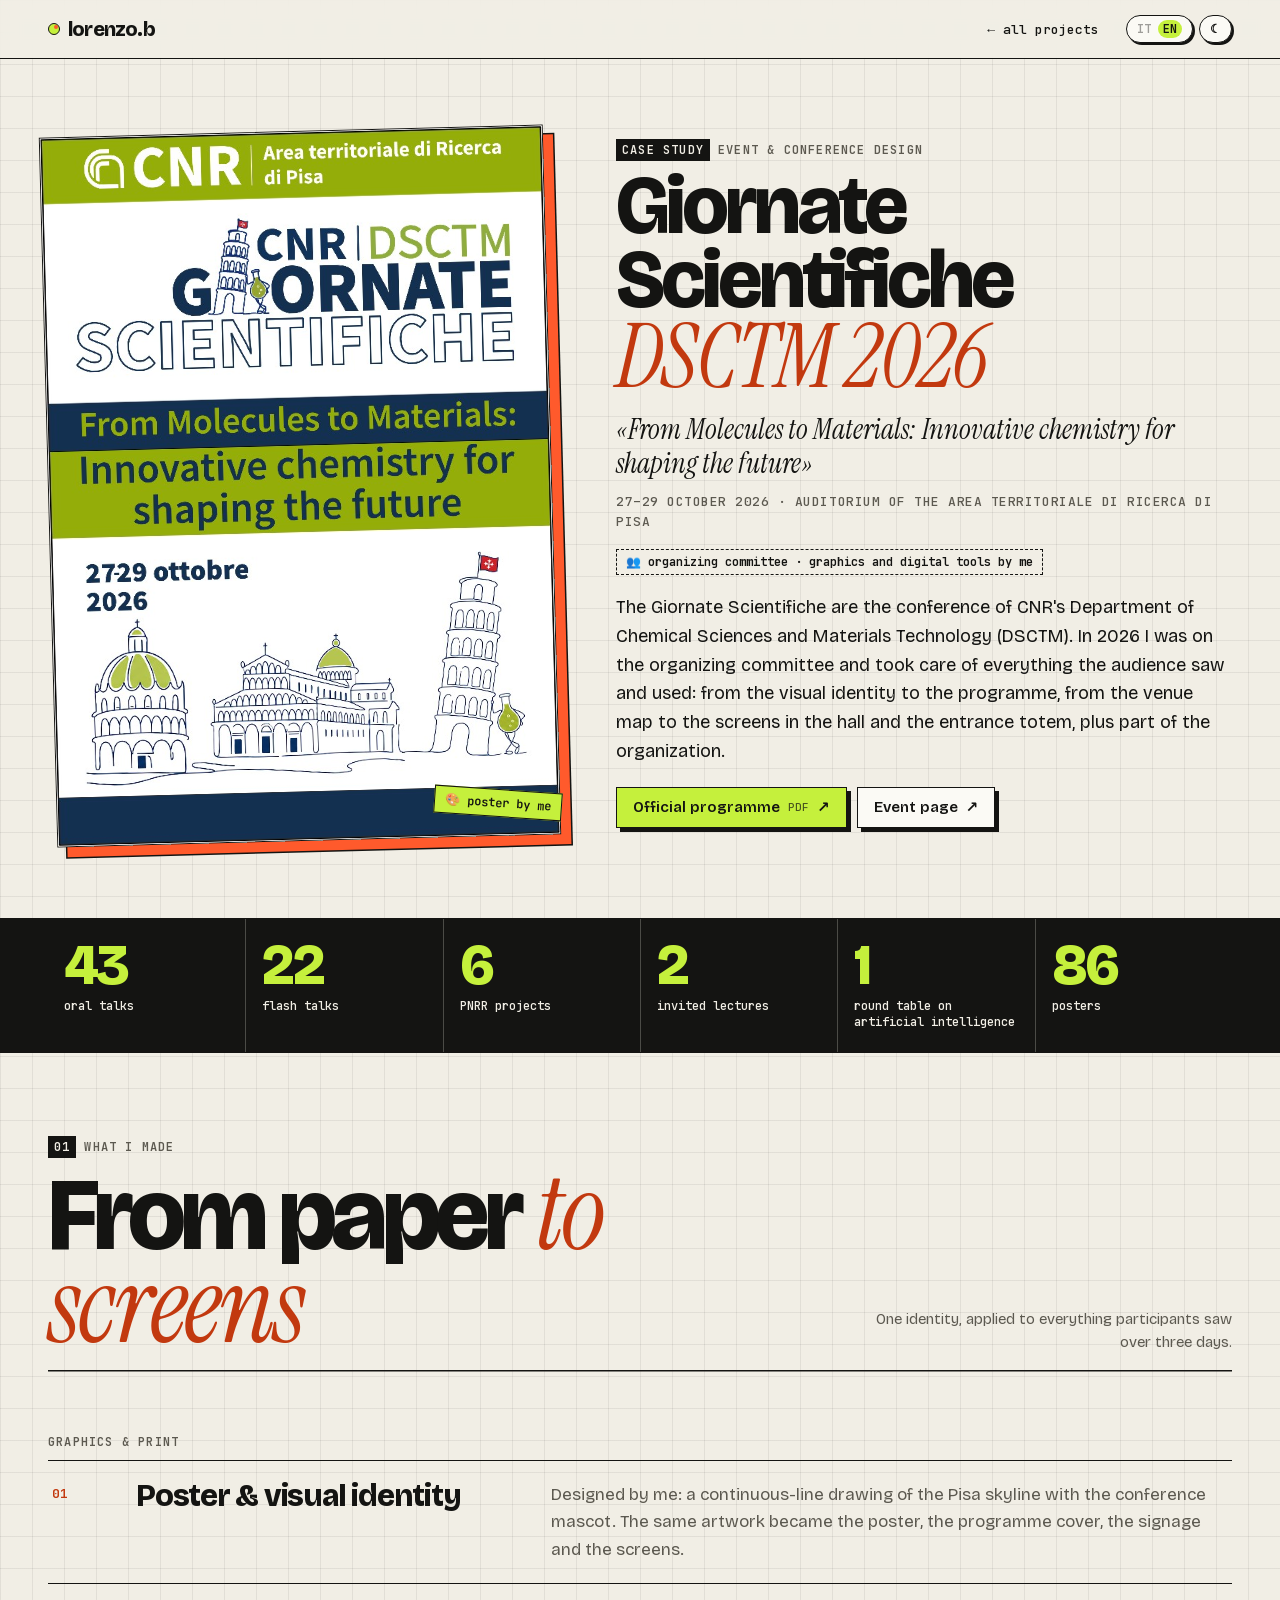
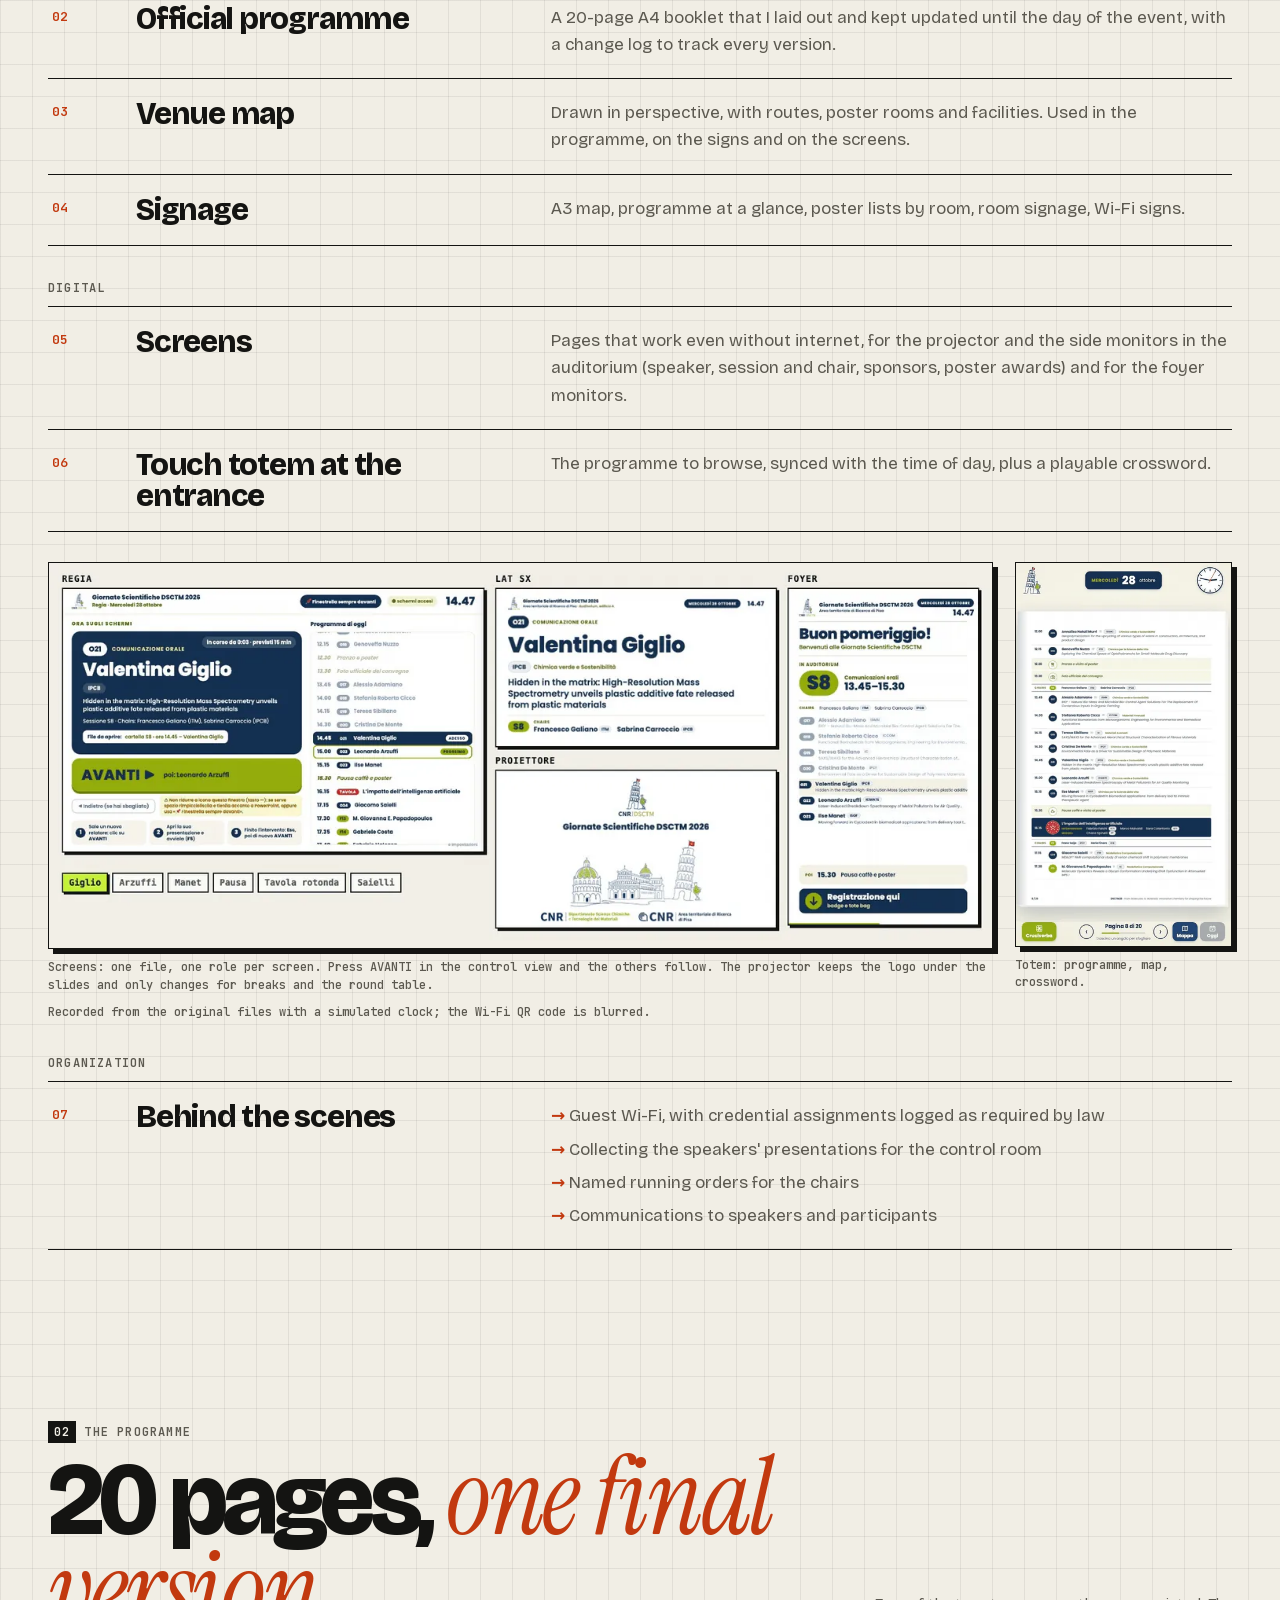
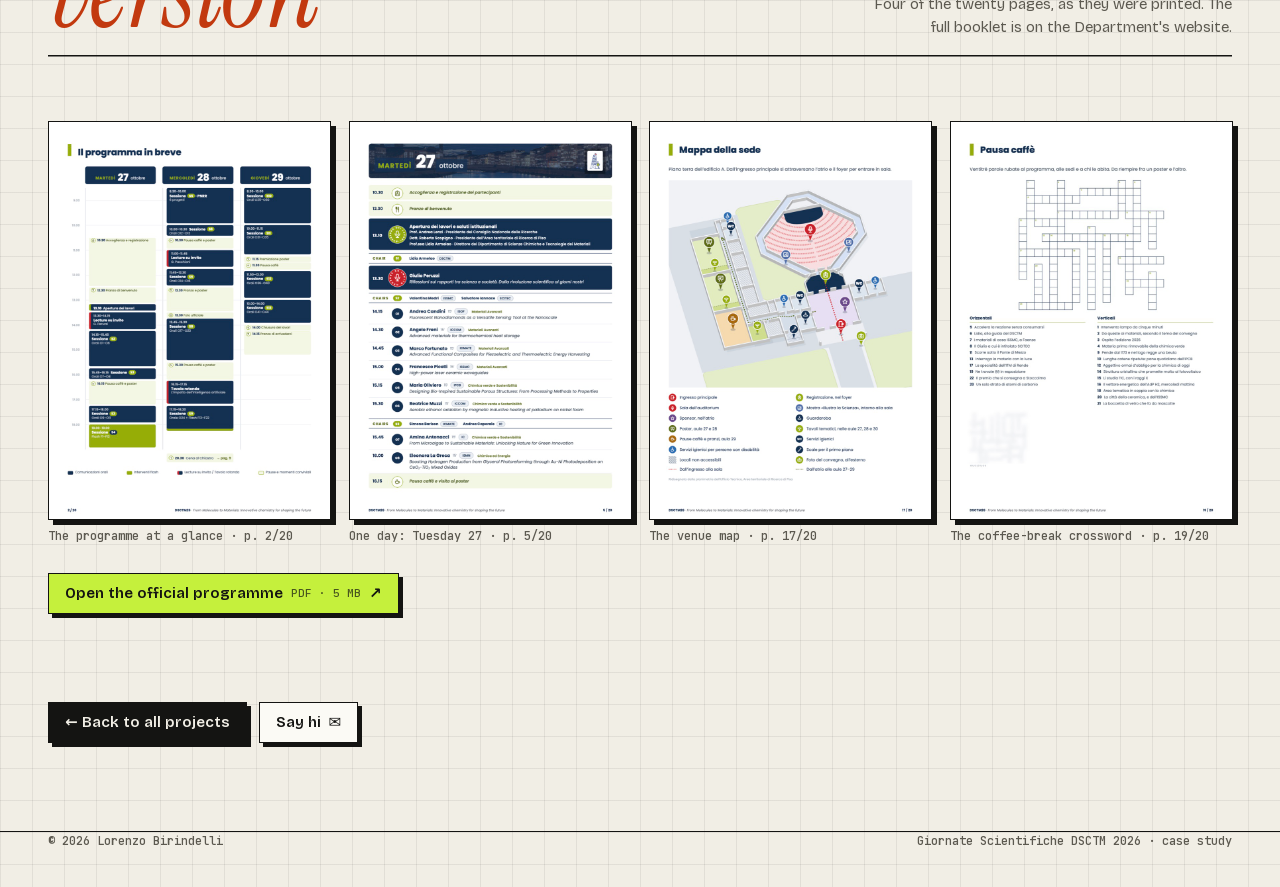
<file: dsctm-2026.html>
<!doctype html>
<html lang="en">
<head>
<meta charset="utf-8">
<meta name="viewport" content="width=device-width, initial-scale=1">
<title>Giornate Scientifiche DSCTM 2026 — Lorenzo Birindelli</title>
<meta name="description" content="Case study: graphic identity, official programme, venue map, offline screens and a touch totem for the CNR Giornate Scientifiche DSCTM 2026, Area territoriale di Ricerca di Pisa, 27–29 October 2026. Work by Lorenzo Birindelli (CNR-ICCOM).">
<meta name="author" content="Lorenzo Birindelli">
<meta name="theme-color" content="#c5f03c">
<meta name="color-scheme" content="light dark">
<meta property="og:title" content="Giornate Scientifiche DSCTM 2026 — case study">
<meta property="og:description" content="Poster, programme, venue map, screens and touch totem for the CNR DSCTM 2026 conference in Pisa.">
<meta property="og:type" content="article">
<meta property="og:url" content="https://lorebiri.github.io/dsctm-2026.html">
<meta property="og:image" content="https://lorebiri.github.io/dsctm26-locandina.jpg">
<meta property="og:image:alt" content="Official poster of the Giornate Scientifiche DSCTM 2026">
<meta name="twitter:card" content="summary_large_image">
<meta name="twitter:image" content="https://lorebiri.github.io/dsctm26-locandina.jpg">
<meta property="og:image:width" content="701">
<meta property="og:image:height" content="989">
<link rel="canonical" href="https://lorebiri.github.io/dsctm-2026.html">
<link rel="alternate" hreflang="it" href="https://lorebiri.github.io/dsctm-2026.html?lang=it">
<link rel="alternate" hreflang="en" href="https://lorebiri.github.io/dsctm-2026.html?lang=en">
<link rel="alternate" hreflang="x-default" href="https://lorebiri.github.io/dsctm-2026.html">
<script>
/* prima di disegnare la pagina: lingua (?lang=it|en, poi la scelta salvata, poi il sistema) e tema salvato,
   così non compare per un attimo la versione sbagliata. ?lang non viene salvato. */
(function(r){var q=/[?&]lang=(it|en)\b/.exec(location.search),l=q&&q[1];
try{l=l||localStorage.getItem('lang');var t=localStorage.getItem('theme');if(t)r.dataset.theme=t}catch(e){}
r.lang=l||((navigator.language||'').slice(0,2).toLowerCase()==='it'?'it':'en');
if(q){var c=document.querySelector('link[rel=canonical]');if(c)c.href=location.origin+location.pathname+'?lang='+q[1]}})(document.documentElement);
</script>
<link rel="icon" href="data:image/svg+xml,<svg xmlns='http://www.w3.org/2000/svg' viewBox='0 0 100 100'><ellipse cx='50' cy='50' rx='44' ry='18' transform='rotate(-30 50 50)' fill='%23c5f03c' stroke='%23141412' stroke-width='6'/><circle cx='68' cy='36' r='7' fill='%23ff5a2c'/></svg>">
<link rel="apple-touch-icon" href="apple-touch-icon.png">
<link rel="preload" href="fonts/bricolage-grotesque-latin.woff2" as="font" type="font/woff2" crossorigin>
<link rel="preload" href="fonts/jetbrains-mono-latin.woff2" as="font" type="font/woff2" crossorigin>
<link rel="stylesheet" href="styles.css?v=52">
<link rel="stylesheet" href="case.css?v=6">
</head>
<body>
<a class="skip" href="#main"><span data-it>Salta al contenuto</span><span data-en>Skip to content</span></a>

<header class="nav">
  <div class="wrap">
    <a class="logo" href="index.html" aria-label="Lorenzo Birindelli — home"><i aria-hidden="true"></i>lorenzo.b</a>
    <nav class="links cs-links" aria-label="Navigazione / Navigation">
      <a href="index.html#projects"><span data-it>← tutti i progetti</span><span data-en>← all projects</span></a>
    </nav>
    <div class="ctrls">
      <button class="tgl lang" id="langBtn" type="button" aria-label="Cambia lingua / Switch language"><b data-l="it">IT</b> <b data-l="en">EN</b></button>
      <button class="tgl" id="themeBtn" type="button" aria-label="Tema chiaro / scuro — light / dark theme">☾</button>
    </div>
  </div>
</header>

<main id="main">

<!-- ================= APERTURA: la locandina ================= -->
<section class="cs-hero">
  <div class="wrap">
    <figure class="cs-poster">
      <a href="dsctm26-locandina.jpg" target="_blank" rel="noopener">
        <img class="vt-poster" src="dsctm26-locandina.jpg" alt="Locandina ufficiale delle Giornate Scientifiche DSCTM 2026: disegno a linea continua con lo skyline di Pisa" data-alt-en="Official poster of the Giornate Scientifiche DSCTM 2026: continuous-line drawing of the Pisa skyline" width="701" height="989" fetchpriority="high">
      </a>
      <figcaption><span class="stk"><span data-it>🎨 locandina by me</span><span data-en>🎨 poster by me</span></span></figcaption>
    </figure>
    <div class="cs-intro">
      <p class="fig"><b><span data-it>IL PROGETTO</span><span data-en>CASE STUDY</span></b><span data-it>Grafica per convegni</span><span data-en>Event &amp; Conference Design</span></p>
      <h1>Giornate Scientifiche <span class="serif">DSCTM 2026</span></h1>
      <p class="cs-title">«From Molecules to Materials: Innovative chemistry for shaping the future»</p>
      <p class="cs-where"><span data-it>27–29 ottobre 2026 · Auditorium dell'Area territoriale di Ricerca di Pisa</span><span data-en>27–29 October 2026 · Auditorium of the Area territoriale di Ricerca di Pisa</span></p>
      <p class="who team"><span data-it>👥 comitato organizzatore · grafica e strumenti digitali miei</span><span data-en>👥 organizing committee · graphics and digital tools by me</span></p>
      <p class="cs-lead" data-it>Le Giornate Scientifiche sono il convegno del Dipartimento di Scienze Chimiche e Tecnologie dei Materiali (DSCTM) del CNR. Nel 2026 ho fatto parte del comitato organizzatore e mi sono occupato di tutto ciò che il pubblico vedeva e usava: dall'identità grafica al programma, dalla mappa della sede agli schermi in sala e al totem dell'ingresso, oltre a una parte dell'organizzazione.</p>
      <p class="cs-lead" data-en>The Giornate Scientifiche are the conference of CNR's Department of Chemical Sciences and Materials Technology (DSCTM). In 2026 I was on the organizing committee and took care of everything the audience saw and used: from the visual identity to the programme, from the venue map to the screens in the hall and the entrance totem, plus part of the organization.</p>
      <div class="cta">
        <a class="btn go" href="https://www.dsctm.cnr.it/images/Eventi_img/Giornata_Dip_2026/DSCTM_2026_Programma.pdf" target="_blank" rel="noopener"><span data-it>Programma ufficiale</span><span data-en>Official programme</span> <small>PDF</small> ↗</a>
        <a class="btn" href="https://www.dsctm.cnr.it/it/giornate-di-dipartimento-2026.html" target="_blank" rel="noopener"><span data-it>Pagina dell'evento</span><span data-en>Event page</span> ↗</a>
      </div>
    </div>
  </div>
</section>

<!-- ================= IL CONVEGNO IN NUMERI ================= -->
<section class="cs-numbers" aria-labelledby="num-h">
  <div class="wrap">
    <h2 id="num-h" class="sr"><span data-it>Il convegno in numeri</span><span data-en>The conference in numbers</span></h2>
    <ul class="nums">
      <li><b>43</b><span data-it>comunicazioni orali</span><span data-en>oral talks</span></li>
      <li><b>22</b><span data-it>interventi flash</span><span data-en>flash talks</span></li>
      <li><b>6</b><span data-it>progetti PNRR</span><span data-en>PNRR projects</span></li>
      <li><b>2</b><span data-it>lecture su invito</span><span data-en>invited lectures</span></li>
      <li><b>1</b><span data-it>tavola rotonda sull'intelligenza artificiale</span><span data-en>round table on artificial intelligence</span></li>
      <li><b>89</b><span data-it>poster</span><span data-en>posters</span></li>
    </ul>
  </div>
</section>

<!-- ================= COSA HO REALIZZATO ================= -->
<section class="cs-work" aria-labelledby="work-h">
  <div class="wrap">
    <div class="shead">
      <p class="fig"><b>01</b><span data-it>cosa ho realizzato</span><span data-en>what I made</span></p>
      <h2 id="work-h"><span data-it>Dalla carta <span class="serif">agli schermi</span></span><span data-en>From paper <span class="serif">to screens</span></span></h2>
      <p class="caption" data-it>Un'unica identità, declinata su tutto quello che i partecipanti hanno visto in tre giorni.</p>
      <p class="caption" data-en>One identity, applied to everything participants saw over three days.</p>
    </div>

    <h3 class="cs-group"><span data-it>Grafica e stampa</span><span data-en>Graphics &amp; print</span></h3>
    <ol class="cs-list">
      <li>
        <span class="n">01</span>
        <h4><span data-it>Locandina e identità grafica</span><span data-en>Poster &amp; visual identity</span></h4>
        <p data-it>Progettate da me: un disegno a linea continua con lo skyline di Pisa e la mascotte del convegno. La stessa grafica è diventata locandina, copertina del programma, cartelli e schermi.</p>
        <p data-en>Designed by me: a continuous-line drawing of the Pisa skyline with the conference mascot. The same artwork became the poster, the programme cover, the signage and the screens.</p>
      </li>
      <li>
        <span class="n">02</span>
        <h4><span data-it>Programma ufficiale</span><span data-en>Official programme</span></h4>
        <p data-it>Libretto A4 di 20 pagine, impaginato da me e aggiornato fino al giorno dell'evento, con un registro delle modifiche per tenere traccia di ogni versione.</p>
        <p data-en>A 20-page A4 booklet that I laid out and kept updated until the day of the event, with a change log to track every version.</p>
      </li>
      <li>
        <span class="n">03</span>
        <h4><span data-it>Mappa della sede</span><span data-en>Venue map</span></h4>
        <p data-it>Disegnata in prospettiva, con percorsi, aule dei poster e servizi. Usata nel programma, nei cartelli e sugli schermi.</p>
        <p data-en>Drawn in perspective, with routes, poster rooms and facilities. Used in the programme, on the signs and on the screens.</p>
      </li>
      <li>
        <span class="n">04</span>
        <h4><span data-it>Cartelli</span><span data-en>Signage</span></h4>
        <p data-it>Mappa A3, programma in breve, elenchi dei poster per aula, segnaletica dei locali, cartelli Wi-Fi.</p>
        <p data-en>A3 map, programme at a glance, poster lists by room, room signage, Wi-Fi signs.</p>
      </li>
    </ol>

    <h3 class="cs-group"><span data-it>Digitale</span><span data-en>Digital</span></h3>
    <ol class="cs-list" start="5">
      <li>
        <span class="n">05</span>
        <h4><span data-it>Schermi</span><span data-en>Screens</span></h4>
        <p data-it>Pagine che funzionano anche senza internet, per il proiettore e i monitor laterali dell'auditorium (relatore, sessione e chair, sponsor, premiazione poster) e per i monitor del foyer.</p>
        <p data-en>Pages that work even without internet, for the projector and the side monitors in the auditorium (speaker, session and chair, sponsors, poster awards) and for the foyer monitors.</p>
      </li>
      <li>
        <span class="n">06</span>
        <h4><span data-it>Totem touch all'ingresso</span><span data-en>Touch totem at the entrance</span></h4>
        <p data-it>Il programma da sfogliare, sincronizzato con l'ora della giornata, e un cruciverba giocabile.</p>
        <p data-en>The programme to browse, synced with the time of day, plus a playable crossword.</p>
      </li>
    </ol>
    <div class="cs-demo">
      <figure>
        <a href="img/dsctm-schermi.webp" target="_blank" rel="noopener"><picture><source srcset="img/dsctm-schermi.jpg" media="(prefers-reduced-motion:reduce)"><img src="img/dsctm-schermi.webp" alt="Animazione degli schermi: premendo AVANTI nella regia, il monitor laterale e il foyer passano al relatore successivo, poi alla pausa caffè e alla tavola rotonda" data-alt-en="Animation of the screens: pressing AVANTI in the control view moves the side monitor and the foyer to the next speaker, then to the coffee break and the round table" width="1200" height="490" loading="lazy"></picture></a>
        <figcaption><span data-it>Schermi: un solo file, un ruolo per ogni schermo. Dalla regia si preme AVANTI e gli altri seguono. Il proiettore tiene il logo sotto le slide e cambia solo in pausa e alla tavola rotonda.</span><span data-en>Screens: one file, one role per screen. Press AVANTI in the control view and the others follow. The projector keeps the logo under the slides and only changes for breaks and the round table.</span> <span class="cs-tap"><span data-it>Tocca per ingrandirla.</span><span data-en>Tap to enlarge.</span></span></figcaption>
      </figure>
      <figure>
        <a href="img/dsctm-totem.webp" target="_blank" rel="noopener"><picture><source srcset="img/dsctm-totem.jpg" media="(prefers-reduced-motion:reduce)"><img src="img/dsctm-totem.webp" alt="Animazione del totem: si sfoglia il programma, si apre la mappa e si gioca al cruciverba" data-alt-en="Animation of the totem: browsing the programme, opening the map and playing the crossword" width="360" height="640" loading="lazy"></picture></a>
        <figcaption><span data-it>Totem: programma, mappa, cruciverba.</span><span data-en>Totem: programme, map, crossword.</span></figcaption>
      </figure>
    </div>
    <p class="cs-note"><span data-it>Riprese dai file originali con un orario simulato; il QR del Wi-Fi è sfocato.</span><span data-en>Recorded from the original files with a simulated clock; the Wi-Fi QR code is blurred.</span></p>

    <h3 class="cs-group"><span data-it>Organizzazione</span><span data-en>Organization</span></h3>
    <ol class="cs-list" start="7">
      <li>
        <span class="n">07</span>
        <h4><span data-it>Dietro le quinte</span><span data-en>Behind the scenes</span></h4>
        <ul>
          <li data-it>Wi-Fi ospiti, con l'assegnazione delle credenziali registrata come richiede la legge</li><li data-en>Guest Wi-Fi, with credential assignments logged as required by law</li>
          <li data-it>Raccolta delle presentazioni dei relatori per la regia</li><li data-en>Collecting the speakers' presentations for the control room</li>
          <li data-it>Scalette nominative per i chair</li><li data-en>Named running orders for the chairs</li>
          <li data-it>Comunicazioni a relatori e partecipanti</li><li data-en>Communications to speakers and participants</li>
        </ul>
      </li>
    </ol>
  </div>
</section>

<!-- ================= IL PROGRAMMA =================
  Pagine di esempio estratte dal PDF del programma (img/dsctm-*.jpg). Per cambiarle: sostituisci le immagini.
-->
<section class="cs-program" aria-labelledby="prog-h">
  <div class="wrap">
    <div class="shead">
      <p class="fig"><b>02</b><span data-it>il programma</span><span data-en>the programme</span></p>
      <h2 id="prog-h"><span data-it>20 pagine, <span class="serif">una versione finale</span></span><span data-en>20 pages, <span class="serif">one final version</span></span></h2>
      <p class="caption" data-it>Quattro delle venti pagine, così come sono state stampate. Il libretto completo è sul sito del Dipartimento.</p>
      <p class="caption" data-en>Four of the twenty pages, as they were printed. The full booklet is on the Department's website.</p>
    </div>
    <div class="cs-pages">
      <figure>
        <a href="img/dsctm-programma-breve.jpg" target="_blank" rel="noopener"><img src="img/dsctm-programma-breve.jpg" alt="Pagina del programma: il programma in breve delle tre giornate" data-alt-en="Programme page: the three days at a glance" width="848" height="1200" loading="lazy"></a>
        <figcaption><span data-it>Il programma in breve</span><span data-en>The programme at a glance</span> · p. 2/20</figcaption>
      </figure>
      <figure>
        <a href="img/dsctm-giornata.jpg" target="_blank" rel="noopener"><img src="img/dsctm-giornata.jpg" alt="Pagina del programma: la giornata di martedì 27 ottobre" data-alt-en="Programme page: Tuesday 27 October" width="848" height="1200" loading="lazy"></a>
        <figcaption><span data-it>Una giornata: martedì 27</span><span data-en>One day: Tuesday 27</span> · p. 5/20</figcaption>
      </figure>
      <figure>
        <a href="img/dsctm-mappa.jpg" target="_blank" rel="noopener"><img src="img/dsctm-mappa.jpg" alt="Pagina del programma: mappa della sede in prospettiva, con percorsi, aule dei poster e servizi" data-alt-en="Programme page: perspective venue map with routes, poster rooms and facilities" width="848" height="1200" loading="lazy"></a>
        <figcaption><span data-it>La mappa della sede</span><span data-en>The venue map</span> · p. 17/20</figcaption>
      </figure>
      <figure>
        <a href="img/dsctm-cruciverba.jpg?v=2" target="_blank" rel="noopener"><img src="img/dsctm-cruciverba.jpg?v=2" alt="Pagina del programma: il cruciverba della pausa caffè" data-alt-en="Programme page: the coffee-break crossword" width="848" height="1200" loading="lazy"></a>
        <figcaption><span data-it>Il cruciverba della pausa caffè</span><span data-en>The coffee-break crossword</span> · p. 19/20</figcaption>
      </figure>
    </div>
    <a class="btn go" href="https://www.dsctm.cnr.it/images/Eventi_img/Giornata_Dip_2026/DSCTM_2026_Programma.pdf" target="_blank" rel="noopener"><span data-it>Apri il programma ufficiale</span><span data-en>Open the official programme</span> <small>PDF · 5 MB</small> ↗</a>
  </div>
</section>

<section class="cs-back">
  <div class="wrap">
    <a class="btn dark" href="index.html#projects"><span data-it>← Torna a tutti i progetti</span><span data-en>← Back to all projects</span></a>
    <a class="btn" href="index.html#contact"><span data-it>Scrivimi</span><span data-en>Say hi</span> ✉</a>
  </div>
</section>
</main>

<footer>
  <div class="wrap">
    <span>© <span id="yr">2026</span> Lorenzo Birindelli</span>
    <span data-it>Giornate Scientifiche DSCTM 2026 · il progetto nel dettaglio</span><span data-en>Giornate Scientifiche DSCTM 2026 · case study</span>
  </div>
</footer>

<script src="case.js?v=2" defer></script>
<script src="lightbox.js?v=4" defer></script>
<script src="motion.js?v=7" defer></script>
</body>
</html>
</file>
<file: styles.css>
/* font ospitati nel sito (cartella fonts/, licenza SIL OFL): nessuna richiesta a Google */
/* latin-ext */
@font-face {
  font-family: 'Bricolage Grotesque';
  font-style: normal;
  font-weight: 400;
  font-stretch: 100%;
  font-display: swap;
  src: url(fonts/bricolage-grotesque-latin-ext.woff2) format('woff2');
  unicode-range: U+0100-02BA, U+02BD-02C5, U+02C7-02CC, U+02CE-02D7, U+02DD-02FF, U+0304, U+0308, U+0329, U+1D00-1DBF, U+1E00-1E9F, U+1EF2-1EFF, U+2020, U+20A0-20AB, U+20AD-20C4, U+2113, U+2C60-2C7F, U+A720-A7FF;
}
/* latin */
@font-face {
  font-family: 'Bricolage Grotesque';
  font-style: normal;
  font-weight: 400;
  font-stretch: 100%;
  font-display: swap;
  src: url(fonts/bricolage-grotesque-latin.woff2) format('woff2');
  unicode-range: U+0000-00FF, U+0131, U+0152-0153, U+02BB-02BC, U+02C6, U+02DA, U+02DC, U+0304, U+0308, U+0329, U+2000-206F, U+20AC, U+2122, U+2191, U+2193, U+2212, U+2215, U+FEFF, U+FFFD;
}
/* latin-ext */
@font-face {
  font-family: 'Bricolage Grotesque';
  font-style: normal;
  font-weight: 600;
  font-stretch: 100%;
  font-display: swap;
  src: url(fonts/bricolage-grotesque-latin-ext.woff2) format('woff2');
  unicode-range: U+0100-02BA, U+02BD-02C5, U+02C7-02CC, U+02CE-02D7, U+02DD-02FF, U+0304, U+0308, U+0329, U+1D00-1DBF, U+1E00-1E9F, U+1EF2-1EFF, U+2020, U+20A0-20AB, U+20AD-20C4, U+2113, U+2C60-2C7F, U+A720-A7FF;
}
/* latin */
@font-face {
  font-family: 'Bricolage Grotesque';
  font-style: normal;
  font-weight: 600;
  font-stretch: 100%;
  font-display: swap;
  src: url(fonts/bricolage-grotesque-latin.woff2) format('woff2');
  unicode-range: U+0000-00FF, U+0131, U+0152-0153, U+02BB-02BC, U+02C6, U+02DA, U+02DC, U+0304, U+0308, U+0329, U+2000-206F, U+20AC, U+2122, U+2191, U+2193, U+2212, U+2215, U+FEFF, U+FFFD;
}
/* latin-ext */
@font-face {
  font-family: 'Bricolage Grotesque';
  font-style: normal;
  font-weight: 700;
  font-stretch: 100%;
  font-display: swap;
  src: url(fonts/bricolage-grotesque-latin-ext.woff2) format('woff2');
  unicode-range: U+0100-02BA, U+02BD-02C5, U+02C7-02CC, U+02CE-02D7, U+02DD-02FF, U+0304, U+0308, U+0329, U+1D00-1DBF, U+1E00-1E9F, U+1EF2-1EFF, U+2020, U+20A0-20AB, U+20AD-20C4, U+2113, U+2C60-2C7F, U+A720-A7FF;
}
/* latin */
@font-face {
  font-family: 'Bricolage Grotesque';
  font-style: normal;
  font-weight: 700;
  font-stretch: 100%;
  font-display: swap;
  src: url(fonts/bricolage-grotesque-latin.woff2) format('woff2');
  unicode-range: U+0000-00FF, U+0131, U+0152-0153, U+02BB-02BC, U+02C6, U+02DA, U+02DC, U+0304, U+0308, U+0329, U+2000-206F, U+20AC, U+2122, U+2191, U+2193, U+2212, U+2215, U+FEFF, U+FFFD;
}
/* latin-ext */
@font-face {
  font-family: 'Bricolage Grotesque';
  font-style: normal;
  font-weight: 800;
  font-stretch: 100%;
  font-display: swap;
  src: url(fonts/bricolage-grotesque-latin-ext.woff2) format('woff2');
  unicode-range: U+0100-02BA, U+02BD-02C5, U+02C7-02CC, U+02CE-02D7, U+02DD-02FF, U+0304, U+0308, U+0329, U+1D00-1DBF, U+1E00-1E9F, U+1EF2-1EFF, U+2020, U+20A0-20AB, U+20AD-20C4, U+2113, U+2C60-2C7F, U+A720-A7FF;
}
/* latin */
@font-face {
  font-family: 'Bricolage Grotesque';
  font-style: normal;
  font-weight: 800;
  font-stretch: 100%;
  font-display: swap;
  src: url(fonts/bricolage-grotesque-latin.woff2) format('woff2');
  unicode-range: U+0000-00FF, U+0131, U+0152-0153, U+02BB-02BC, U+02C6, U+02DA, U+02DC, U+0304, U+0308, U+0329, U+2000-206F, U+20AC, U+2122, U+2191, U+2193, U+2212, U+2215, U+FEFF, U+FFFD;
}
/* latin-ext */
@font-face {
  font-family: 'Instrument Serif';
  font-style: italic;
  font-weight: 400;
  font-display: swap;
  src: url(fonts/instrument-serif-italic-latin-ext.woff2) format('woff2');
  unicode-range: U+0100-02BA, U+02BD-02C5, U+02C7-02CC, U+02CE-02D7, U+02DD-02FF, U+0304, U+0308, U+0329, U+1D00-1DBF, U+1E00-1E9F, U+1EF2-1EFF, U+2020, U+20A0-20AB, U+20AD-20C4, U+2113, U+2C60-2C7F, U+A720-A7FF;
}
/* latin */
@font-face {
  font-family: 'Instrument Serif';
  font-style: italic;
  font-weight: 400;
  font-display: swap;
  src: url(fonts/instrument-serif-italic-latin.woff2) format('woff2');
  unicode-range: U+0000-00FF, U+0131, U+0152-0153, U+02BB-02BC, U+02C6, U+02DA, U+02DC, U+0304, U+0308, U+0329, U+2000-206F, U+20AC, U+2122, U+2191, U+2193, U+2212, U+2215, U+FEFF, U+FFFD;
}
/* latin-ext */
@font-face {
  font-family: 'Instrument Serif';
  font-style: normal;
  font-weight: 400;
  font-display: swap;
  src: url(fonts/instrument-serif-latin-ext.woff2) format('woff2');
  unicode-range: U+0100-02BA, U+02BD-02C5, U+02C7-02CC, U+02CE-02D7, U+02DD-02FF, U+0304, U+0308, U+0329, U+1D00-1DBF, U+1E00-1E9F, U+1EF2-1EFF, U+2020, U+20A0-20AB, U+20AD-20C4, U+2113, U+2C60-2C7F, U+A720-A7FF;
}
/* latin */
@font-face {
  font-family: 'Instrument Serif';
  font-style: normal;
  font-weight: 400;
  font-display: swap;
  src: url(fonts/instrument-serif-latin.woff2) format('woff2');
  unicode-range: U+0000-00FF, U+0131, U+0152-0153, U+02BB-02BC, U+02C6, U+02DA, U+02DC, U+0304, U+0308, U+0329, U+2000-206F, U+20AC, U+2122, U+2191, U+2193, U+2212, U+2215, U+FEFF, U+FFFD;
}
/* latin-ext */
@font-face {
  font-family: 'JetBrains Mono';
  font-style: normal;
  font-weight: 500;
  font-display: swap;
  src: url(fonts/jetbrains-mono-latin-ext.woff2) format('woff2');
  unicode-range: U+0100-02BA, U+02BD-02C5, U+02C7-02CC, U+02CE-02D7, U+02DD-02FF, U+0304, U+0308, U+0329, U+1D00-1DBF, U+1E00-1E9F, U+1EF2-1EFF, U+2020, U+20A0-20AB, U+20AD-20C4, U+2113, U+2C60-2C7F, U+A720-A7FF;
}
/* latin */
@font-face {
  font-family: 'JetBrains Mono';
  font-style: normal;
  font-weight: 500;
  font-display: swap;
  src: url(fonts/jetbrains-mono-latin.woff2) format('woff2');
  unicode-range: U+0000-00FF, U+0131, U+0152-0153, U+02BB-02BC, U+02C6, U+02DA, U+02DC, U+0304, U+0308, U+0329, U+2000-206F, U+20AC, U+2122, U+2191, U+2193, U+2212, U+2215, U+FEFF, U+FFFD;
}
/* latin-ext */
@font-face {
  font-family: 'JetBrains Mono';
  font-style: normal;
  font-weight: 600;
  font-display: swap;
  src: url(fonts/jetbrains-mono-latin-ext.woff2) format('woff2');
  unicode-range: U+0100-02BA, U+02BD-02C5, U+02C7-02CC, U+02CE-02D7, U+02DD-02FF, U+0304, U+0308, U+0329, U+1D00-1DBF, U+1E00-1E9F, U+1EF2-1EFF, U+2020, U+20A0-20AB, U+20AD-20C4, U+2113, U+2C60-2C7F, U+A720-A7FF;
}
/* latin */
@font-face {
  font-family: 'JetBrains Mono';
  font-style: normal;
  font-weight: 600;
  font-display: swap;
  src: url(fonts/jetbrains-mono-latin.woff2) format('woff2');
  unicode-range: U+0000-00FF, U+0131, U+0152-0153, U+02BB-02BC, U+02C6, U+02DA, U+02DC, U+0304, U+0308, U+0329, U+2000-206F, U+20AC, U+2122, U+2191, U+2193, U+2212, U+2215, U+FEFF, U+FFFD;
}

/* =========================================================
   lorenzo.b — lab notebook edition
   palette: Euglena gracilis → verde clorofilla + macchia oculare rossa
   ========================================================= */
:root{
  --paper:#f1eee5; --card:#fbfaf5; --ink:#141412; --mute:#5c5950; --line:#141412;
  --chl:#c5f03c;           /* clorofilla */
  --eye:#ff5a2c;           /* macchia oculare */
  --eye-t:#c2390f;         /* stessa tinta, più scura: per il testo (contrasto ≥ 4.5:1) */
  --on:#141412;            /* testo su colori accesi */
  --on-eye:var(--on);      /* testo sui riempimenti --eye (badge, blocco "gen 2025") */
  --tick:"✳";              /* separatore del nastro */
  /* euglene del canvas: lette da main.js, ridefinite dai temi stagionali (seasons.css) */
  --cell-body:#c5f03c; --cell-eye:#ff5a2c; --cell-glow:transparent; --cell-light:255,240,150;
  --grid:rgba(20,20,18,.07);
  --display:"Bricolage Grotesque",system-ui,sans-serif;
  --mono:"JetBrains Mono",ui-monospace,monospace;
  --serif:"Instrument Serif",Georgia,serif;
  --pad:clamp(16px,4vw,48px);
  --max:1280px;
}
@media (prefers-color-scheme:dark){
  :root:not([data-theme="light"]){
    --paper:#0e100b; --card:#161911; --ink:#eceee2; --mute:#a5a898; --line:#eceee2;
    --eye:#ff6b3f; --eye-t:#ff6b3f; --grid:rgba(236,238,226,.05);
  }
}
:root[data-theme="dark"]{
  --paper:#0e100b; --card:#161911; --ink:#eceee2; --mute:#a5a898; --line:#eceee2;
  --eye:#ff6b3f; --eye-t:#ff6b3f; --grid:rgba(236,238,226,.05);
}

*{box-sizing:border-box;margin:0;padding:0}
html{scroll-behavior:smooth;overflow-x:clip;-webkit-text-size-adjust:100%}
body{
  background-color:var(--paper);color:var(--ink);
  font:400 17px/1.6 var(--display);overflow-x:clip;
  /* carta millimetrata */
  background-image:
    linear-gradient(var(--grid) 1px,transparent 1px),
    linear-gradient(90deg,var(--grid) 1px,transparent 1px);
  background-size:32px 32px;
}
img{max-width:100%;height:auto;display:block}
a{color:inherit}
::selection{background:var(--chl);color:var(--on)}
:focus-visible{outline:3px solid var(--eye);outline-offset:3px}
.wrap{max-width:var(--max);margin:0 auto;padding:0 var(--pad)}
.serif{font-family:var(--serif);font-style:italic;font-weight:400;letter-spacing:0}
.skip{position:absolute;left:-999px;top:8px;z-index:200;background:var(--chl);color:var(--on);padding:8px 14px;font-family:var(--mono)}
.skip:focus{left:8px}
.sr{position:absolute;width:1px;height:1px;overflow:hidden;clip:rect(0 0 0 0)}

/* lingua */
html:not([lang="en"]) [data-en],html[lang="en"] [data-it]{display:none!important}

/* ---------- barra di progresso ---------- */
.progress{position:fixed;top:0;left:0;height:3px;width:100%;background:var(--eye);transform-origin:0 50%;transform:scaleX(0);z-index:120}

/* ---------- nav ---------- */
.nav{position:sticky;top:0;z-index:100;background:color-mix(in srgb,var(--paper) 88%,transparent);backdrop-filter:blur(10px);-webkit-backdrop-filter:blur(10px);border-bottom:1.5px solid var(--line)}
.nav .wrap{display:flex;align-items:center;gap:18px;height:58px}
.logo{font:800 20px/1 var(--display);text-decoration:none;letter-spacing:-.04em;display:flex;align-items:center;gap:8px}
.logo i{width:12px;height:12px;border-radius:50%;background:var(--chl);border:1.5px solid var(--line);position:relative}
.logo i::after{content:"";position:absolute;width:4px;height:4px;border-radius:50%;background:var(--eye);top:1px;right:1px}
.links{display:flex;gap:4px;margin-left:auto;font:500 13px/1 var(--mono);text-transform:lowercase}
.links a{text-decoration:none;padding:7px 9px;border-radius:999px;transition:background .15s,color .15s}
.links a:hover,.links a.on{background:var(--ink);color:var(--paper)}
.ctrls{display:flex;gap:6px;align-items:center}
.clock{font:500 12px/1.2 var(--mono);color:var(--mute);white-space:nowrap;text-align:right}
.tgl{font:600 12px/1 var(--mono);cursor:pointer;color:var(--ink);background:var(--card);border:1.5px solid var(--line);border-radius:999px;padding:7px 10px;transition:transform .12s,box-shadow .12s;box-shadow:2px 2px 0 var(--line)}
.tgl:hover{transform:translate(-1px,-1px);box-shadow:3px 3px 0 var(--line)}
.tgl:active{transform:translate(2px,2px);box-shadow:none}
.lang b{opacity:.4;font-weight:600}
.lang b.on{opacity:1;background:var(--chl);color:var(--on);border-radius:999px;padding:1px 5px}

/* ---------- hero ---------- */
.hero{padding:0;position:relative;min-height:calc(100svh - 58px);display:flex;flex-direction:column;overflow:hidden;border-bottom:1.5px solid var(--line)}
#culture{position:absolute;inset:0;width:100%;height:100%;z-index:0;touch-action:pan-y}
.hero .wrap{position:relative;z-index:1;flex:1;width:100%;display:flex;flex-direction:column;padding-top:clamp(24px,6vh,64px);padding-bottom:clamp(28px,5vh,48px);pointer-events:none}
.hero a,.hero button,.hero .scope{pointer-events:auto}
.hmeta{display:flex;flex-wrap:wrap;justify-content:space-between;gap:6px 20px;font:500 12px/1.4 var(--mono);text-transform:uppercase;letter-spacing:.06em;color:var(--mute)}
.hmeta span::before{content:"▸ ";color:var(--eye-t)}
h1{font-family:var(--display);font-weight:800;line-height:.82;letter-spacing:-.055em;margin:clamp(24px,5vh,56px) 0 0;font-size:clamp(52px,19.5vw,236px)}
h1 .l1{display:block;text-transform:uppercase}
h1 .l2{display:block;font-family:var(--serif);font-style:italic;font-weight:400;letter-spacing:-.03em;font-size:1.04em;line-height:.9;padding-left:.42em;color:var(--ink)}
h1 .l2 em{font-style:inherit;color:var(--eye-t)}
.hgrid{display:grid;grid-template-columns:minmax(0,1.25fr) minmax(0,.75fr);gap:clamp(24px,5vw,72px);align-items:end;margin-top:clamp(20px,4vh,40px)}
.role{display:inline-block;font:600 13px/1.4 var(--mono);background:var(--ink);color:var(--paper);padding:6px 10px;transform:rotate(-1deg)}
.tagline{font:700 clamp(24px,3.2vw,42px)/1.05 var(--display);letter-spacing:-.035em;margin:18px 0 14px;max-width:20ch}
.tagline .serif{font-weight:400;color:var(--eye-t)}
.lead{font-size:clamp(17px,1.5vw,19px);max-width:52ch;color:var(--mute)}
.lead strong{color:var(--on);font-weight:600;background:var(--chl);padding:0 .15em;box-decoration-break:clone;-webkit-box-decoration-break:clone}
.cta{display:flex;flex-wrap:wrap;gap:10px;margin-top:22px}
.btn{display:inline-flex;align-items:center;gap:8px;font:600 15px/1 var(--display);text-decoration:none;color:var(--ink);background:var(--card);border:1.5px solid var(--line);padding:12px 16px;border-radius:0;box-shadow:4px 4px 0 var(--line);transition:transform .12s,box-shadow .12s,background .15s}
.btn:hover{transform:translate(-2px,-2px);box-shadow:6px 6px 0 var(--line)}
.btn:active{transform:translate(3px,3px);box-shadow:1px 1px 0 var(--line)}
.btn.go{background:var(--chl);color:var(--on)}
.btn.dark{background:var(--ink);color:var(--paper)}
.btn small{font:500 11px/1 var(--mono);opacity:.7}
.hint{margin-top:18px;font:500 12px/1.5 var(--mono);color:var(--mute);max-width:46ch}
.hint b{color:var(--ink);font-weight:600}

/* vetrino col ritratto */
.scope{position:relative;justify-self:end;width:min(340px,100%);aspect-ratio:1}
.scope img{width:100%;height:100%;object-fit:cover;border-radius:50%;border:1.5px solid var(--line);filter:saturate(.9) contrast(1.03)}
.scope::before{content:"";position:absolute;inset:-14px;border-radius:50%;border:1.5px dashed var(--line);animation:spin 60s linear infinite}
.scope .cross{position:absolute;inset:0;pointer-events:none;border-radius:50%;overflow:hidden}
.scope .cross::before,.scope .cross::after{content:"";position:absolute;background:color-mix(in srgb,var(--chl) 80%,transparent);mix-blend-mode:normal}
.scope .cross::before{left:50%;top:0;bottom:0;width:1px}
.scope .cross::after{top:50%;left:0;right:0;height:1px}
.scope .lbl{position:absolute;font:600 11px/1.2 var(--mono);background:var(--card);border:1.5px solid var(--line);padding:5px 8px;white-space:nowrap}
.scope .lbl.a{top:6%;left:-14%;transform:rotate(-4deg)}
.scope .lbl.b{bottom:4%;right:-6%;transform:rotate(3deg);background:var(--chl);color:var(--on)}
.scope .bar{position:absolute;left:12%;bottom:-30px;font:500 11px/1 var(--mono);color:var(--mute);display:flex;align-items:center;gap:8px}
.scope .bar::before{content:"";width:46px;height:3px;background:var(--ink)}
@keyframes spin{to{transform:rotate(360deg)}}

/* nastro */
.ticker{border-bottom:1.5px solid var(--line);background:var(--ink);color:var(--paper);overflow:hidden}
.ticker .track{display:flex;width:max-content;animation:tick 40s linear infinite;font:500 14px/1 var(--mono);text-transform:uppercase;letter-spacing:.08em}
.ticker span{padding:14px 0;white-space:nowrap}
.ticker span::after{content:var(--tick);color:var(--chl);margin:0 22px}
@keyframes tick{to{transform:translateX(-50%)}}

/* ---------- sezioni ---------- */
section{padding:clamp(56px,7vw,88px) 0;scroll-margin-top:58px;position:relative}
.shead{display:grid;grid-template-columns:minmax(0,1fr) minmax(0,auto);align-items:end;gap:14px 40px;margin-bottom:clamp(36px,5vw,64px);border-bottom:1.5px solid var(--line);padding-bottom:18px}
.fig{grid-column:1/-1;font:600 12px/1 var(--mono);letter-spacing:.1em;text-transform:uppercase;color:var(--mute)}
.fig b{background:var(--ink);color:var(--paper);padding:3px 6px;margin-right:8px;font-weight:600}
h2{font:800 clamp(44px,8vw,112px)/.86 var(--display);letter-spacing:-.055em}
h2 .serif{font-size:1.05em;color:var(--eye-t);letter-spacing:-.02em}
.caption{font:400 15px/1.5 var(--display);color:var(--mute);max-width:36ch;text-align:right}
.caption b{font-family:var(--mono);font-size:12px;color:var(--ink);font-weight:600}

/* ---------- about ---------- */
.about{display:grid;grid-template-columns:minmax(0,1.5fr) minmax(0,1fr);gap:clamp(32px,6vw,96px);align-items:start}
.pull{font:400 clamp(32px,4.4vw,60px)/1.02 var(--serif);font-style:italic;letter-spacing:-.02em;margin-bottom:32px}
.pull mark{background:var(--chl);color:var(--on);padding:0 .12em;font-style:normal;font-family:var(--display);font-weight:800;letter-spacing:-.05em;font-size:.86em}
.prose p{max-width:62ch}
.prose p+p{margin-top:16px}
.prose strong{font-weight:700}
.note-ci{margin-top:22px;padding:16px 18px;border-left:4px solid var(--eye);background:var(--card);font-size:16px}
.spec{border:1.5px solid var(--line);background:var(--card);box-shadow:8px 8px 0 var(--chl),8px 8px 0 1.5px var(--line);transform:rotate(1.2deg);position:sticky;top:90px}
.spec header{display:flex;justify-content:space-between;font:600 11px/1 var(--mono);text-transform:uppercase;letter-spacing:.08em;padding:12px 14px;border-bottom:1.5px solid var(--line);background:var(--ink);color:var(--paper)}
.spec dl{display:grid;grid-template-columns:auto 1fr}
.spec dt,.spec dd{padding:12px 14px;border-bottom:1px dashed color-mix(in srgb,var(--line) 35%,transparent)}
.spec dt{font:500 12px/1.3 var(--mono);color:var(--mute);text-transform:lowercase}
.spec dd{font:700 18px/1.2 var(--display);text-align:right;letter-spacing:-.02em}
.spec dd small{font:500 12px var(--mono);color:var(--mute)}
.spec dl>*:nth-last-child(-n+2){border-bottom:0}

/* ---------- expertise ---------- */
.xp{list-style:none;border-top:1.5px solid var(--line)}
.xp>li{display:grid;grid-template-columns:70px minmax(0,.9fr) minmax(0,1.2fr);gap:18px 32px;padding:26px 8px;border-bottom:1.5px solid var(--line);position:relative;transition:background .25s,color .25s}
.xp>li::before{content:"";position:absolute;inset:0;background:var(--chl);transform:scaleY(0);transform-origin:bottom;transition:transform .35s cubic-bezier(.2,.8,.2,1);z-index:-1}
.xp>li:hover::before{transform:scaleY(1)}
.xp>li:hover{color:var(--on)}
.xp>li:hover .tag{border-color:var(--on)}
.xp>li:hover .xdesc{color:var(--on)}
.xn{font:600 13px/1 var(--mono);padding-top:10px}
.xp h3{font:800 clamp(28px,3.4vw,46px)/.95 var(--display);letter-spacing:-.045em}
.xp h3 .serif{display:block;font-size:.62em;letter-spacing:-.01em;margin-top:6px;font-weight:400}
.xdesc{color:var(--mute);margin-bottom:12px;max-width:52ch;transition:color .25s}
.tags{display:flex;flex-wrap:wrap;gap:6px}
.tag{font:500 13px/1 var(--mono);border:1.5px solid var(--line);border-radius:999px;padding:6px 10px;white-space:nowrap}

/* ---------- progetti ---------- */
.filters{display:flex;flex-wrap:wrap;gap:8px;margin:-24px 0 32px}
.chip{font:500 13px/1 var(--mono);cursor:pointer;color:var(--ink);background:transparent;border:1.5px solid var(--line);border-radius:999px;padding:8px 12px;transition:background .15s,color .15s}
.chip:hover{background:var(--card)}
.chip[aria-pressed="true"]{background:var(--ink);color:var(--paper)}
.chip sup{font-size:10px;margin-left:3px;opacity:.7}
.works{display:grid;grid-template-columns:repeat(12,minmax(0,1fr));gap:clamp(18px,2.4vw,32px);grid-auto-flow:dense;align-items:start}
.work{grid-column:span 6;display:flex;flex-direction:column;border:1.5px solid var(--line);background:var(--card);position:relative;transition:transform .2s,box-shadow .2s}
.work:hover{transform:translate(-3px,-3px);box-shadow:7px 7px 0 var(--line)}
.work.hide{display:none}
.work.feat{grid-column:span 12;display:grid;grid-template-columns:minmax(0,1.3fr) minmax(0,1fr)}
.work.wide{grid-column:span 7}
.work.slim{grid-column:span 5}
.work.third{grid-column:span 4}
.wmedia{position:relative;overflow:hidden;border-bottom:1.5px solid var(--line);background:var(--paper)}
.feat .wmedia{border-bottom:0;border-left:1.5px solid var(--line);order:2;display:grid;place-items:center;padding:clamp(20px,4vw,48px);background:var(--eye)}
.feat .wmedia a{display:block;width:min(340px,100%);transform:rotate(-2.5deg);transition:transform .3s}
.feat .wmedia a:hover{transform:rotate(0) scale(1.02)}
.feat .wmedia img{border:1.5px solid var(--line);box-shadow:8px 8px 0 var(--line)}
.feat .wmedia .stk{position:absolute;bottom:clamp(14px,3vw,30px);right:clamp(14px,3vw,30px);font:600 12px/1 var(--mono);background:var(--chl);color:var(--on);border:1.5px solid var(--line);padding:7px 10px;transform:rotate(4deg)}
/* finestra browser per gli screenshot */
.win{display:block;margin:18px 18px 0;border:1.5px solid var(--line);border-bottom:0;background:var(--card);text-decoration:none}
.win .bar{display:flex;align-items:center;gap:6px;padding:7px 10px;border-bottom:1.5px solid var(--line);font:500 11px/1 var(--mono);color:var(--mute)}
.win .bar i{width:9px;height:9px;border-radius:50%;border:1.5px solid var(--line)}
.win .bar i:nth-child(1){background:var(--eye)}.win .bar i:nth-child(2){background:var(--chl)}
.win .bar span{margin-left:8px;overflow:hidden;text-overflow:ellipsis;white-space:nowrap}
.win img{width:100%;aspect-ratio:16/10;object-fit:cover;object-position:top;transition:transform .5s}
.work:hover .win img{transform:scale(1.03)}
.wbody{padding:clamp(18px,2.4vw,28px);display:flex;flex-direction:column;gap:12px;flex:1}
.wcat{display:flex;justify-content:space-between;gap:10px;font:500 11px/1.3 var(--mono);text-transform:uppercase;letter-spacing:.08em;color:var(--mute)}
.wcat b{color:var(--ink);font-weight:600}
.work h3{font:800 clamp(24px,2.6vw,36px)/.98 var(--display);letter-spacing:-.04em}
.feat h3{font-size:clamp(32px,4.4vw,60px)}
.work h3 .serif{font-weight:400;color:var(--eye-t)}
.wdesc{color:var(--mute)}
.mine{font-size:15px}
.mine dt{font:600 11px/1 var(--mono);text-transform:uppercase;letter-spacing:.08em;margin-bottom:6px}
.mine ul{list-style:none;display:grid;gap:4px}
.mine li{padding-left:18px;position:relative}
.mine li::before{content:"→";position:absolute;left:0;color:var(--eye-t);font-weight:700}
.wfoot{margin-top:auto;display:flex;flex-wrap:wrap;align-items:center;justify-content:space-between;gap:12px;padding-top:6px}
.stack{font:500 12px/1.4 var(--mono);color:var(--mute)}
.wlinks{display:flex;flex-wrap:wrap;gap:8px}
.wl{font:600 13px/1 var(--mono);text-decoration:none;border:1.5px solid var(--line);padding:9px 11px;background:var(--paper);transition:background .15s,color .15s}
.wl:hover{background:var(--ink);color:var(--paper)}
.wl.go{background:var(--chl);color:var(--on)}
.wl.go:hover{background:var(--ink);color:var(--paper)}
.wnote{font:500 12px/1.4 var(--mono);color:var(--mute)}
/* anteprime disegnate (figure, video) */
.art{height:220px;border-bottom:1.5px solid var(--line);position:relative;overflow:hidden}
.art.reel{background:var(--ink);color:var(--paper);padding:18px;display:flex;flex-direction:column;justify-content:flex-end;gap:7px}
.art.reel .tc{position:absolute;top:16px;left:18px;font:600 22px/1 var(--mono);color:var(--chl)}
.art.reel .rec{position:absolute;top:18px;right:18px;font:600 11px/1 var(--mono);display:flex;align-items:center;gap:6px}
.art.reel .rec::before{content:"";width:9px;height:9px;border-radius:50%;background:var(--eye);animation:blink 1.2s steps(2) infinite}
.art.reel .trk{display:flex;gap:4px;height:22px}
.art.reel .trk i{display:block;border-radius:3px;background:var(--chl)}
.art.reel .trk.v2 i{background:#9fb4ff}
.art.reel .trk.au i{background:#69d3a4;height:14px;align-self:center}
.art.reel .head{position:absolute;top:56px;bottom:12px;left:38%;width:2px;background:var(--eye);animation:scrub 7s ease-in-out infinite alternate}
@keyframes scrub{to{left:78%}}
@keyframes blink{50%{opacity:0}}

/* ---------- journey ---------- */
.chap{display:grid;grid-template-columns:minmax(0,.55fr) minmax(0,1.45fr);gap:24px clamp(24px,5vw,80px);padding:clamp(28px,4vw,48px) 0;border-bottom:1.5px solid var(--line)}
.chap:first-child{padding-top:0}
.when{position:sticky;top:84px;align-self:start}
.when .yr{display:block;font:800 clamp(52px,7vw,104px)/.85 var(--display);letter-spacing:-.06em;-webkit-text-stroke:1.5px var(--ink);color:transparent;transition:color .4s}
.chap:hover .when .yr,.chap.now .when .yr{color:var(--ink)}
.chap.now .when .yr{color:var(--chl);-webkit-text-stroke:1.5px var(--ink)}
.when .ch{display:block;font:600 12px/1 var(--mono);text-transform:uppercase;letter-spacing:.1em;color:var(--mute);margin-bottom:10px}
.when .live{display:inline-flex;align-items:center;gap:6px;margin-top:12px;font:600 11px/1 var(--mono);background:var(--chl);color:var(--on);padding:5px 8px;border:1.5px solid var(--line)}
.when .live::before{content:"";width:7px;height:7px;border-radius:50%;background:var(--eye);animation:blink 1.4s steps(2) infinite}
.chap h3{font:800 clamp(26px,3vw,40px)/1 var(--display);letter-spacing:-.04em}
.chap h3 .serif{font-weight:400;color:var(--eye-t)}
.chap .where{font:500 13px/1.4 var(--mono);color:var(--mute);margin:10px 0 16px;text-transform:uppercase;letter-spacing:.04em}
.chap p{max-width:64ch}
.chap p+p{margin-top:12px}
.chap ul{margin-top:14px;padding-left:0;list-style:none;display:grid;gap:6px;max-width:64ch}
.chap ul li{padding-left:22px;position:relative}
.chap ul li::before{content:"";position:absolute;left:2px;top:.62em;width:9px;height:9px;border-radius:50%;background:var(--chl);border:1.5px solid var(--line)}
.chap .more{display:inline-block;margin-top:16px;font:600 13px/1 var(--mono);text-decoration:underline;text-decoration-color:var(--eye-t);text-decoration-thickness:2px;text-underline-offset:5px}
.withpic{display:grid;grid-template-columns:minmax(0,1fr) 200px;gap:28px;align-items:start}
.polaroid{display:block;background:#fbfaf5;padding:10px 10px 34px;border:1.5px solid var(--line);box-shadow:5px 5px 0 var(--line);transform:rotate(3deg);transition:transform .25s;position:relative;text-decoration:none;color:#141412}
.polaroid:hover{transform:rotate(0) scale(1.03)}
.polaroid span{position:absolute;bottom:9px;left:0;right:0;text-align:center;font:400 18px/1 var(--serif);font-style:italic}

/* ---------- pubblicazioni ---------- */
.ptools{display:flex;flex-wrap:wrap;gap:8px;align-items:center;margin:-24px 0 24px}
.ptools .count{margin-left:auto;font:500 12px/1 var(--mono);color:var(--mute)}
.arch{list-style:none;border-top:1.5px solid var(--line)}
.paper{display:grid;grid-template-columns:62px 70px minmax(0,1fr) 36px;gap:6px 18px;padding:22px 6px;border-bottom:1.5px solid var(--line);position:relative;transition:background .2s}
.paper:hover{background:var(--card)}
.paper.hide{display:none}
.paper .no{font:500 12px/1.6 var(--mono);color:var(--mute)}
.paper .y{font:800 20px/1.1 var(--display);letter-spacing:-.03em}
.paper h3{font:700 clamp(17px,1.6vw,21px)/1.25 var(--display);letter-spacing:-.015em}
.paper h3 a{text-decoration:none}
.paper h3 a::after{content:"";position:absolute;inset:0}
.paper:hover h3 a{text-decoration:underline;text-decoration-color:var(--eye-t);text-decoration-thickness:2px;text-underline-offset:4px}
.paper .au{font-size:14px;color:var(--mute);margin-top:6px}
.paper .au b{color:var(--on);font-weight:700;background:var(--chl);padding:0 .2em}
.paper .src{display:flex;flex-wrap:wrap;gap:4px 14px;margin-top:6px;font-size:14px}
.paper .src em{font-style:italic;font-family:var(--serif);font-size:17px}
.paper .doi{font:500 12px/1.7 var(--mono);color:var(--mute)}
.paper .ar{font:400 22px/1 var(--display);justify-self:end;transition:transform .2s}
.paper:hover .ar{transform:translate(3px,-3px);color:var(--eye-t)}
.paper.pre{background:repeating-linear-gradient(-45deg,transparent 0 10px,color-mix(in srgb,var(--chl) 22%,transparent) 10px 12px)}
.badge{display:inline-block;font:600 11px/1 var(--mono);text-transform:uppercase;letter-spacing:.06em;background:var(--eye);color:var(--on-eye);padding:4px 7px;margin-left:6px;vertical-align:2px}
.plinks{display:flex;flex-wrap:wrap;gap:12px;margin-top:32px}

/* ---------- contatti ---------- */
.contact{background:var(--chl);color:var(--on);border-top:1.5px solid var(--line);overflow:hidden}
.contact .shead{border-color:var(--on)}
.contact .fig{color:var(--on)}
.contact .fig b{background:var(--on);color:var(--chl)}
.contact h2 .serif{color:var(--on)}
.contact .caption{color:var(--on)}
.mailbig{display:grid;gap:14px}
.mail{display:flex;align-items:center;gap:12px;flex-wrap:wrap}
.mail a{font:800 clamp(24px,5.4vw,76px)/1 var(--display);letter-spacing:-.05em;text-decoration:none;color:var(--on);word-break:break-all;background:linear-gradient(var(--on),var(--on)) 0 100%/0 4px no-repeat;transition:background-size .35s}
.mail a:hover{background-size:100% 4px}
.mail .lbl{font:600 11px/1 var(--mono);text-transform:uppercase;letter-spacing:.1em;border:1.5px solid var(--on);padding:5px 7px}
.copy{font:600 12px/1 var(--mono);cursor:pointer;background:var(--on);color:var(--chl);border:0;padding:9px 11px}
.copy:hover{background:#000}
.cnote{margin-top:28px;font-size:18px;max-width:54ch}
.contact .btn{background:var(--paper);color:var(--ink);border-color:var(--on);box-shadow:4px 4px 0 var(--on)}
.contact .plinks{margin-top:28px}

footer{padding:28px 0 36px;font:500 12px/1.6 var(--mono);color:var(--mute);border-top:1.5px solid var(--line)}
footer .wrap{display:flex;flex-wrap:wrap;justify-content:space-between;gap:10px}
footer kbd{font:inherit;border:1.5px solid var(--line);padding:1px 5px;color:var(--ink)}

/* toast */
.toast{position:fixed;left:50%;bottom:22px;transform:translate(-50%,calc(100% + 40px));visibility:hidden;z-index:150;font:600 13px/1.3 var(--mono);background:var(--ink);color:var(--paper);padding:12px 16px;border:1.5px solid var(--chl);transition:transform .35s cubic-bezier(.2,.8,.2,1),visibility 0s .35s;max-width:calc(100vw - 32px)}
.toast.on{transform:translate(-50%,0);visibility:visible;transition:transform .35s cubic-bezier(.2,.8,.2,1)}

/* entrate */
.rv{opacity:0;transform:translateY(28px);transition:opacity .7s,transform .7s cubic-bezier(.2,.8,.2,1)}
.rv.in{opacity:1;transform:none}
html:not(.js) .rv{opacity:1;transform:none}

@media (prefers-reduced-motion:reduce){
  html{scroll-behavior:auto}
  *,*::before,*::after{animation:none!important;transition:none!important}
  .rv{opacity:1;transform:none}
}

/* posizionamento + legenda euglene */
.pos{font:600 clamp(13px,1.2vw,15px)/1.4 var(--mono);margin-top:16px;letter-spacing:.02em}
.pos i{color:var(--eye-t);font-style:normal;margin:0 4px}
.lead em{font-family:var(--serif);font-size:1.12em;color:var(--ink)}
.legend{background:var(--paper);position:absolute;z-index:1;right:var(--pad);bottom:14px;display:flex;align-items:center;gap:8px;font:500 11px/1.3 var(--mono);color:var(--mute);background:color-mix(in srgb,var(--paper) 80%,transparent);padding:4px 8px;border:1px dashed color-mix(in srgb,var(--line) 40%,transparent);pointer-events:none}
.legend i{width:8px;height:8px;border-radius:50%;background:var(--eye);animation:blink 1.6s steps(2) infinite}

/* competenze del periodo IBF */

/* IBF → ICCOM */
.switch{display:grid;grid-template-columns:minmax(0,1fr) auto minmax(0,1.25fr);align-items:stretch;margin-bottom:clamp(40px,6vw,72px);border:1.5px solid var(--line)}
.phase{padding:clamp(18px,3vw,32px);display:flex;flex-direction:column;gap:8px;position:relative;overflow:hidden}
.phase b{font:800 clamp(56px,9vw,128px)/.82 var(--display);letter-spacing:-.06em}
.phase .pk{font:600 12px/1 var(--mono);text-transform:uppercase;letter-spacing:.08em}
.phase .pn{font-size:15px;max-width:40ch}
.phase.ibf{background:var(--card);color:var(--mute)}
.phase.ibf b{-webkit-text-stroke:1.5px var(--ink);color:transparent}
.phase.ibf::after{content:"";position:absolute;right:-30px;bottom:-14px;width:120px;height:44px;border-radius:50%;background:var(--chl);border:1.5px solid var(--line);transform:rotate(-18deg);opacity:.55}
.phase.iccom{background:var(--ink);color:var(--paper)}
.phase.iccom b{color:var(--chl)}
.phase.iccom .pk{color:var(--chl)}
.hop{display:flex;flex-direction:column;align-items:center;justify-content:center;gap:6px;padding:0 14px;background:var(--eye);color:var(--on-eye);font:600 12px/1 var(--mono);text-transform:uppercase;border-inline:1.5px solid var(--line)}
.hop i{font:800 34px/1 var(--display);font-style:normal;transition:transform .3s}
.switch:hover .hop i{transform:translateX(6px)}
.chap.past .when .yr{-webkit-text-stroke:1.5px var(--mute)}
.when .was{display:inline-block;margin-top:12px;font:600 11px/1 var(--mono);border:1.5px dashed var(--line);padding:5px 8px}
.ending{margin-top:16px!important;padding:12px 14px;border-left:4px solid var(--chl);background:var(--card);font-size:15px}
.ending a{font-family:var(--mono);font-size:13px;font-weight:600}
.ptag{margin-top:8px;font:500 12px/1.4 var(--mono);color:var(--eye-t)}

/* desktop: il vetrino sale accanto al nome */
@media (min-width:861px){
  .hero .wrap{position:relative}
  h1{font-size:min(12.6vw,196px)}
  .hgrid{grid-template-columns:minmax(0,1fr)}
  .hgrid>div{max-width:760px}
  .scope{position:absolute;right:var(--pad);top:clamp(96px,16vh,170px);width:clamp(210px,23vw,330px)}
}

/* ---------- responsive ---------- */
@media (max-width:1060px){
  .clock{display:none}
  .work.wide,.work.slim{grid-column:span 6}
  .work.third{grid-column:span 6}
}
@media (max-width:860px){
  .nav .wrap{flex-wrap:wrap;height:auto;padding-top:10px;padding-bottom:8px;row-gap:6px}
  .ctrls{margin-left:auto}
  .links{order:3;width:100%;margin-left:0;overflow-x:auto;scrollbar-width:none;white-space:nowrap;gap:2px;margin-inline:-6px}
  .links::-webkit-scrollbar{display:none}
  section{scroll-margin-top:96px}
  .hero{min-height:auto}
  .hgrid{grid-template-columns:1fr}
  .scope{order:-1;justify-self:center;width:min(210px,56vw);margin:14px 0 30px}
  .scope .lbl.a{left:-18%}
  .shead{grid-template-columns:1fr}
  .caption{text-align:left}
  .about{grid-template-columns:1fr}
  .spec{position:static;transform:none;margin-right:8px}
  .xp>li{grid-template-columns:1fr;gap:10px;padding:22px 4px}
  .xn{padding-top:0}
  .works{grid-template-columns:1fr}
  .work,.work.wide,.work.slim,.work.third,.work.feat{grid-column:auto}
  .work.feat{grid-template-columns:1fr}
  .feat .wmedia{order:0;border-left:0;border-bottom:1.5px solid var(--line)}
  .chap{grid-template-columns:1fr;gap:14px}
  .switch{grid-template-columns:1fr}
  .hop{flex-direction:row;padding:10px;border-inline:0;border-block:1.5px solid var(--line)}
  .hop i{transform:rotate(90deg)}
  .switch:hover .hop i{transform:rotate(90deg) translateX(4px)}
  .legend{position:relative;left:auto;right:auto;bottom:auto;margin:0 var(--pad) 18px;align-self:flex-start}
  .when{position:static}
  .withpic{grid-template-columns:1fr}
  .polaroid{width:min(220px,70%);margin:4px auto 0}
    .paper{grid-template-columns:auto 1fr;gap:4px 12px;padding:18px 2px}
  .paper .no{grid-column:1}
  .paper .y{grid-column:2;font-size:16px}
  .paper>div{grid-column:1/-1}
  .paper .ar{display:none}
  .ptools .count{margin-left:0;width:100%}
}
@media (max-width:420px){
  .tgl{padding:7px 8px}
  .scope .lbl.a{left:-10%}
  .scope .lbl.b{right:-4%}
}
@media print{
  .nav,.progress,#culture,.ticker,.filters,.ptools,.toast,.copy{display:none!important}
  body{background:#fff}
  .rv{opacity:1;transform:none}
}
.paper{scroll-margin-top:110px}

/* progetti: problema → soluzione → risultato */
.brief{display:grid;grid-template-columns:max-content minmax(0,1fr);gap:8px 14px;font-size:15px;line-height:1.5;border-top:1.5px dashed color-mix(in srgb,var(--line) 35%,transparent);padding-top:12px}
.brief dt{font:600 11px/1.9 var(--mono);text-transform:uppercase;letter-spacing:.08em;color:var(--eye-t)}
.brief dd{color:var(--mute)}
@media (max-width:520px){.brief{grid-template-columns:1fr;gap:2px}.brief dd{margin-bottom:8px}}

/* copertina libro */
.art.book{height:auto;min-height:260px;padding:30px 20px;background:var(--chl);display:grid;place-items:center}
.art.book a{display:block;width:min(200px,62%);transform:rotate(-3deg);transition:transform .3s}
.work:hover .art.book a{transform:rotate(0) scale(1.03)}
.art.book img{border:1.5px solid var(--line);box-shadow:8px 8px 0 var(--line)}
.art.book .stk{position:absolute;bottom:14px;right:14px;font:600 12px/1 var(--mono);background:var(--paper);color:var(--ink);border:1.5px solid var(--line);padding:7px 10px;transform:rotate(4deg)}

/* mobile: prima il "chi sono e cosa faccio", poi il ritratto */
@media (max-width:860px){
  .scope{order:2;margin:34px auto 12px}
}

/* galleria figure per paper */
.work.full{grid-column:span 12}
.gallery{display:grid;grid-template-columns:minmax(0,.9fr) minmax(0,1fr) minmax(0,1fr);grid-template-rows:auto auto;gap:14px;margin:6px 0 4px}
.gfig{margin:0;display:flex;flex-direction:column;gap:8px}
.gfig a:first-child{display:block;background:#fff;border:1.5px solid var(--line);padding:8px;flex:1;display:grid;place-items:center;transition:transform .2s,box-shadow .2s}
.gfig a:first-child:hover{transform:translate(-2px,-2px);box-shadow:5px 5px 0 var(--chl),5px 5px 0 1.5px var(--line)}
.gfig img{width:100%;height:100%;max-height:260px;object-fit:contain}
.gfig.tall{grid-row:span 2}
.gfig.tall img{max-height:560px}
.gfig.wide{grid-column:span 2}
.gfig figcaption{font-size:13.5px;line-height:1.4;color:var(--mute)}
.gfig figcaption a{font:600 11px/1.4 var(--mono);color:var(--ink);text-decoration:underline;text-decoration-color:var(--eye-t);text-underline-offset:3px;white-space:nowrap}
.wnote a{color:inherit}
@media (max-width:860px){
  .work.full{grid-column:auto}
  .gallery{grid-template-columns:1fr}
  .gfig.tall,.gfig.wide{grid-row:auto;grid-column:auto}
  .gfig.tall img{max-height:420px}
}

/* stato nell'header: piccolo fade quando cambia */
.clock .st{display:inline-block;animation:stIn .5s ease}
@keyframes stIn{from{opacity:0;transform:translateY(4px)}}

/* terminale vibe coding */
.vibe{grid-column:span 12;background:#141412;color:#e6f3c4;border:1.5px solid var(--line);box-shadow:6px 6px 0 var(--chl),6px 6px 0 1.5px var(--line)}
.vbar{display:flex;align-items:center;gap:6px;padding:8px 12px;border-bottom:1.5px solid #3a3a34;font:500 11px/1 var(--mono);color:#9a9c8c}
.vbar i{width:10px;height:10px;border-radius:50%;background:#3a3a34}
.vbar i:nth-child(1){background:var(--eye)}.vbar i:nth-child(2){background:var(--chl)}
.vbar span{margin-left:8px}
.vterm{margin:0;padding:16px 18px;min-height:190px;font:500 14px/1.7 var(--mono);white-space:pre-wrap;word-break:break-word}
.vterm .pr{color:var(--chl)}
.vterm .ok{color:#8fe3b0}
.vterm .sp{color:#ffb38a}
.vterm .cur{display:inline-block;width:.6em;background:#e6f3c4;animation:blink 1s steps(2) infinite}
.xp h3.typing .serif::after{content:"▍";font-family:var(--mono);font-style:normal;font-size:.7em;margin-left:4px;color:var(--chl);-webkit-text-stroke:1px var(--ink);animation:blink 1.1s steps(2) infinite}
@media (max-width:860px){.vibe{grid-column:auto}.vterm{font-size:12.5px;min-height:230px}}

/* chi ha fatto cosa: etichetta testuale, non solo colore */
.who{font:600 12px/1 var(--mono);display:inline-flex;align-self:flex-start;gap:6px;padding:6px 9px;border:1.5px solid var(--line);background:var(--chl);color:var(--on)}
.who.team{background:var(--paper);color:var(--ink);border-style:dashed}

/* compatibilità Safari / iOS meno recenti */
.nav{background:var(--paper);background:color-mix(in srgb,var(--paper) 88%,transparent)}
.hero{min-height:calc(100vh - 58px);min-height:calc(100svh - 58px)}
@supports not (overflow:clip){html,body{overflow-x:hidden}}

/* touch: niente stati hover "appiccicati" dopo il tap */
@media (hover:none){
  .work:hover{transform:none;box-shadow:none}
  .work:hover .win img{transform:none}
  .xp>li:hover::before{transform:scaleY(0)}
  .xp>li:hover,.xp>li:hover .xdesc{color:inherit}
  .xp>li:hover .xdesc{color:var(--mute)}
  .xp>li:hover .tag{border-color:var(--line)}
  .btn:hover,.tgl:hover{transform:none}
  .gfig a:first-child:hover{transform:none;box-shadow:none}
}

/* menu mobile: sfumatura a destra = "c'è altro, scorri" */
@media (max-width:860px){
  .links{-webkit-mask-image:linear-gradient(90deg,#000 82%,transparent);mask-image:linear-gradient(90deg,#000 82%,transparent);padding-right:28px}
  .links.end{-webkit-mask-image:none;mask-image:none}
}

/* mobile: i tag lunghi vanno a capo invece di allargare la colonna */
@media (max-width:860px){
  .xp>li{grid-template-columns:minmax(0,1fr)}
  .tag{white-space:normal;line-height:1.3}
}

/* mobile: ritaglio leggibile degli screenshot (vedi <picture> nei progetti) */
@media (max-width:860px){
  .win img{aspect-ratio:auto;object-fit:contain;max-height:none}
}

/* paper: contributo e lista ridotta */
.ptag.fig{color:var(--ink);font-weight:600}
.ptag.fig a{position:relative;z-index:1;color:var(--eye-t)}
.pmore{margin-top:18px;font:600 13px/1 var(--mono);cursor:pointer;color:var(--ink);background:transparent;border:1.5px dashed var(--line);padding:12px 16px}
.pmore:hover{background:var(--card)}

/* frase-manifesto in Digital Development */
.xquote{font:400 clamp(20px,2vw,26px)/1.2 var(--serif);font-style:italic;margin:4px 0 14px;padding-left:14px;border-left:3px solid var(--chl);max-width:40ch}
.xp>li:hover .xquote{border-color:var(--on)}
.spec dd.off{font-size:15px;line-height:1.35}

/* schermi stretti (≤ 360px): le colonne non devono mai superare lo schermo.
   "1fr" non scende sotto il contenuto più largo; minmax(0,1fr) sì. */
@media (max-width:860px){
  .works,.work.feat,.gallery{grid-template-columns:minmax(0,1fr)}
  .gfig figcaption a{white-space:normal}
  .wcat{flex-wrap:wrap}
  .wl{white-space:nowrap}
}

/* =========================================================
   Dettagli personali
   ========================================================= */
/* --- kaiten nel footer: piatti che scorrono sul nastro (sushi disegnato in CSS) --- */
footer{padding-top:0}
.kaiten{overflow:hidden;margin:0 0 24px;height:58px;border-bottom:1.5px solid var(--line);
  background:repeating-linear-gradient(90deg,#2b2b27 0 38px,#24241f 38px 40px);position:relative}
.kaiten::after{content:"";position:absolute;left:0;right:0;bottom:6px;height:2px;background:#3a3a34}
.belt{display:flex;gap:30px;width:max-content;padding:0 15px;height:100%;align-items:flex-end;animation:belt 48s linear infinite}
.kaiten:hover .belt{animation-play-state:paused}
@keyframes belt{to{transform:translateX(-50%)}}
.plate{position:relative;width:62px;height:16px;margin-bottom:9px;border-radius:50%;border:1.5px solid #141412;background:#f1eee5}
.plate.p1{background:#c5f03c}.plate.p2{background:#ff8a5c}.plate.p3{background:#9fb4ff}
.sushi{position:absolute;left:50%;bottom:6px;transform:translateX(-50%);display:block}
/* nigiri: riso + pesce a strisce */
.sushi.nigiri{width:38px;height:14px;border-radius:7px;background:#fbfaf5;border:1.5px solid #141412}
.sushi.nigiri::before{content:"";position:absolute;left:-4px;right:-4px;top:-9px;height:11px;border-radius:7px 9px 5px 6px;border:1.5px solid #141412;
  background:repeating-linear-gradient(115deg,var(--fish) 0 5px,rgba(255,255,255,.75) 5px 6.5px)}
.sushi.salmon{--fish:#ff8a5c}.sushi.tuna{--fish:#d1344b}
/* maki: alga, riso, ripieno */
.sushi.maki{width:26px;height:26px;border-radius:50%;background:#1f2a1f;border:1.5px solid #141412}
.sushi.maki::before{content:"";position:absolute;inset:3px;border-radius:50%;background:#fbfaf5}
.sushi.maki::after{content:"";position:absolute;inset:9px;border-radius:50%;background:#ff8a5c}
.sushi.maki.cucumber::after{background:#7fd38a}
/* tamago: riso, frittata, fascetta di alga */
.sushi.tamago{width:38px;height:14px;border-radius:7px;background:#fbfaf5;border:1.5px solid #141412}
.sushi.tamago::before{content:"";position:absolute;left:-3px;right:-3px;top:-11px;height:12px;border-radius:4px;background:#ffd447;border:1.5px solid #141412}
.sushi.tamago::after{content:"";position:absolute;left:14px;width:8px;top:-12px;bottom:-1px;background:#1f2a1f}
/* gunkan: alga intorno, uova di salmone sopra */
.sushi.gunkan{width:30px;height:20px;border-radius:6px;background:#1f2a1f;border:1.5px solid #141412}
.sushi.gunkan::before{content:"";position:absolute;left:2px;right:2px;top:-7px;height:9px;border-radius:50% 50% 30% 30%;
  background:radial-gradient(circle at 4px 4px,#ff6a2c 2.4px,transparent 2.6px) 0 0/7px 7px,#ff9a3c}

/* --- "fuori dal lab": micro-movimenti al passaggio del mouse --- */
.fx{display:inline-block}
@media (hover:hover){
  .spec dd.off:hover .fx-sushi{animation:sushiSlide .9s ease-in-out}
  .spec dd.off:hover .fx-pizza{animation:pizzaWiggle .7s ease-in-out}
  .spec dd.off:hover .fx-sw{animation:chaosGlow 1.6s ease-in-out}
}
@keyframes sushiSlide{30%{transform:translateX(6px)}65%{transform:translateX(-5px)}}
@keyframes pizzaWiggle{25%{transform:rotate(-12deg)}75%{transform:rotate(12deg)}}
@keyframes chaosGlow{40%,70%{color:#e11d48;text-shadow:0 0 8px rgba(225,29,72,.75),0 0 18px rgba(225,29,72,.45)}}

/* Lorenzo in pixel art (easter egg "wanda"): entra dal basso, a destra, sopra al contenuto ma sotto al toast */
.pixelme{position:fixed;right:max(12px,env(safe-area-inset-right));bottom:-4px;z-index:140;pointer-events:none;image-rendering:pixelated;
  transform:translateY(110%);transition:transform .5s cubic-bezier(.2,.8,.2,1)}
.pixelme.on{transform:translateY(0)}
@media (max-width:860px){.pixelme{bottom:96px;transform:translateY(calc(100% + 96px))}.pixelme.on{transform:translateY(0)}}

/* avatar pixel art accanto all'orologio (fase della giornata + accessorio del periodo) */
.me-nav{display:block;width:44px;height:56px;image-rendering:pixelated;margin:1px 0 -1px}
@media (max-width:860px){.me-nav{width:33px;height:42px;margin:0}}

/* dettagli richiudibili nelle schede e nel percorso */
.wmore{border-top:1.5px dashed color-mix(in srgb,var(--line) 35%,transparent)}
.wmore>summary{cursor:pointer;min-height:44px;display:flex;align-items:center;gap:8px;font:600 12px/1.3 var(--mono);color:var(--ink);list-style:none}
.wmore>summary::-webkit-details-marker{display:none}
.wmore>summary::before{content:"+";font-size:16px;color:var(--eye-t);width:12px}
.wmore[open]>summary::before{content:"−"}
.wmore>.brief,.wmore>.mine{border-top:0;padding-top:0}
.wmore>.mine>dt{display:none}

/* su telefono i link piccoli si toccano meglio */
@media (max-width:760px){
  .logo{padding-top:7px;padding-bottom:7px}
  .chap .more,.ptag a,.ending a,.gallery figcaption a,.wfig a{display:inline-block;padding-top:7px;padding-bottom:7px}
}

/* finestrella per le immagini (lightbox.js) */
html.lb-open{overflow:hidden}
.lb{position:fixed;inset:0;width:100%;height:100dvh;max-width:none;max-height:none;margin:0;padding:0;border:0;background:transparent;color:var(--ink);overflow:hidden}
.lb[open]{display:grid;grid-template-rows:minmax(0,1fr) auto}
.lb::backdrop{background:rgba(20,20,18,.86)}
.lb-stage{min-height:0;overflow:auto;display:flex;align-items:center;justify-content:center;padding:56px 16px 14px}
.lb-stage img{display:block;max-width:100%;max-height:100%;width:auto;height:auto;background:var(--card);border:1.5px solid var(--line);box-shadow:6px 6px 0 var(--chl)}
.lb-stage img.can-zoom{cursor:zoom-in}
.lb.zoom .lb-stage{display:block}
.lb.zoom .lb-stage img{max-width:none;max-height:none;margin:0 auto;cursor:zoom-out}
.lb-x{position:absolute;z-index:1;top:12px;right:12px;width:44px;height:44px;font:700 18px/1 var(--mono);color:var(--ink);background:var(--card);border:1.5px solid var(--line);box-shadow:3px 3px 0 var(--line);cursor:pointer}
.lb-bar{display:flex;align-items:center;gap:10px;width:min(900px,calc(100% - 24px));margin:0 auto 12px;padding:8px 10px;background:var(--card);border:1.5px solid var(--line)}
.lb-bar[hidden]{display:none}
.lb-text{flex:1;min-width:0;max-height:24vh;overflow:auto;font:500 12px/1.45 var(--mono);color:var(--mute)}
.lb-count{font-weight:600;color:var(--ink)}
.lb-count:empty{display:none}
.lb-cap a{color:inherit}
.lb-nav{flex:none;width:44px;height:44px;font:700 24px/1 var(--mono);color:var(--ink);background:var(--paper);border:1.5px solid var(--line);cursor:pointer}
.lb-nav[hidden]{display:none}
.lb-x:focus-visible,.lb-nav:focus-visible{outline:3px solid var(--eye);outline-offset:2px}

/* scorciatoie ai tool, subito dopo l'hero */
section.tools{padding:clamp(56px,7vw,88px) 0}
.tools h2{font-size:clamp(40px,6vw,80px)}
.tlist{list-style:none;display:grid;grid-template-columns:repeat(4,minmax(0,1fr));gap:16px}
.tl{height:100%;display:flex;flex-direction:column;gap:8px;padding:18px;text-decoration:none;color:var(--ink);background:var(--card);border:1.5px solid var(--line);transition:transform .2s,box-shadow .2s}
.tl:hover{transform:translate(-3px,-3px);box-shadow:6px 6px 0 var(--chl),6px 6px 0 1.5px var(--line)}
.tl:focus-visible{outline:3px solid var(--eye);outline-offset:3px}
.tl-ico{font-size:28px;line-height:1}
.tl-name{font:800 22px/1 var(--display);letter-spacing:-.03em}
.tl-desc{color:var(--mute);font-size:15px;line-height:1.4}
.tl-url{margin-top:auto;padding-top:8px;font:500 12px/1.3 var(--mono);color:var(--eye-t);overflow-wrap:anywhere}
.tcall{margin-top:24px;max-width:62ch;font-size:18px;line-height:1.45}
.tcall a{color:var(--ink);font-weight:700;text-decoration-color:var(--eye-t);text-decoration-thickness:2px;text-underline-offset:3px}
.tnote{margin-top:14px;font:500 12px/1.4 var(--mono);color:var(--mute)}
.tnote a{color:var(--ink)}
@media (max-width:1060px){.tlist{grid-template-columns:repeat(2,minmax(0,1fr))}}
@media (max-width:520px){.tlist{grid-template-columns:minmax(0,1fr);gap:12px}.tl{display:grid;grid-template-columns:auto minmax(0,1fr);gap:4px 12px;padding:14px}.tl-ico{grid-row:span 3;align-self:start}.tl-url{padding-top:4px}}
@media (hover:none){.tl:hover{transform:none;box-shadow:none}}

/* progetti: il bottone "mostra tutti" serve solo su telefono */
.wall{display:none;grid-column:1/-1;justify-self:start}
.ptag.fig{font-weight:500}
.ptag.fig b{font-weight:700;background:none;color:inherit;padding:0}
.ptag.fig{line-height:1.6}
@media (max-width:600px){
  .works:not(.all) .work.minor{display:none}
  .wall{display:inline-flex;margin-top:4px}
  .wall[hidden]{display:none}
}
/* menu e interruttori su telefono: bersagli più comodi da toccare */
@media (max-width:860px){
  .links a{padding:11px 10px}
  .tgl{min-height:36px;min-width:36px}
}

/* =========================================================
   MOVIMENTO (motion.js). Tutto spento con "riduci movimento".
   ========================================================= */
/* passaggio tra le pagine del sito: dissolvenza con leggero scorrimento, la locandina DSCTM vola da una pagina all'altra */
@view-transition{navigation:auto}
.vt-poster{view-transition-name:dsctm-poster}
.logo{view-transition-name:logo}
.nav{view-transition-name:header}
::view-transition-group(header){z-index:10}
html.vt-theme .logo,html.vt-theme .nav,html.vt-theme .vt-poster{view-transition-name:none}
::view-transition-group(*){animation-duration:.5s;animation-timing-function:cubic-bezier(.2,.8,.2,1)}
::view-transition-old(root){animation:.28s ease both vtOut}
::view-transition-new(root){animation:.5s cubic-bezier(.2,.8,.2,1) both vtIn}
@keyframes vtOut{to{opacity:0;transform:translateY(-14px)}}
@keyframes vtIn{from{opacity:0;transform:translateY(22px)}}
/* cambio tema: il nuovo tema si allarga a cerchio dal bottone (l'animazione la fa motion.js) */
html.vt-theme::view-transition-old(root),html.vt-theme::view-transition-new(root){animation:none;mix-blend-mode:normal}
html.vt-theme::view-transition-new(root){z-index:2}
html.vt-lang::view-transition-old(root){animation:.22s ease both fadeOut}
html.vt-lang::view-transition-new(root){animation:.42s ease both fadeIn}
html.vt-works::view-transition-old(root),html.vt-works::view-transition-new(root),
html.vt-list::view-transition-old(root),html.vt-list::view-transition-new(root){animation-duration:.3s}
@keyframes fadeOut{to{opacity:0}}
@keyframes fadeIn{from{opacity:0}}

/* hero: nome, ruolo e frase entrano in sequenza al primo caricamento */
.hero h1 .l1,.hero h1 .l2,.hero .role,.hero .pos,.hero .tagline,.hero .lead,.hero .cta{animation:heroIn .9s cubic-bezier(.2,.8,.2,1) both}
.hero h1 .l1{animation-delay:.05s}.hero h1 .l2{animation-delay:.17s}.hero .role{animation-delay:.32s}.hero .pos{animation-delay:.42s}
.hero .tagline{animation-delay:.52s}.hero .lead{animation-delay:.62s}.hero .cta{animation-delay:.72s}
@keyframes heroIn{from{opacity:0;transform:translateY(34px);clip-path:inset(0 -20% 100% -20%)}to{clip-path:inset(-30% -20% -30% -20%)}}

/* titoli di sezione: etichetta che scorre, titolo che sale da sotto una maschera, riga che si disegna */
html.mo .shead .fig{opacity:0;transform:translateX(-18px);transition:opacity .6s,transform .6s cubic-bezier(.2,.8,.2,1)}
html.mo .shead h2{clip-path:inset(0 -10% 100% -10%);transform:translateY(45%);transition:clip-path 1s cubic-bezier(.2,.8,.2,1) .08s,transform 1s cubic-bezier(.2,.8,.2,1) .08s}
html.mo .shead .caption{opacity:0;transition:opacity .8s .35s}
html.mo .shead{border-bottom-color:transparent;background:linear-gradient(var(--line),var(--line)) 0 100%/0 1.5px no-repeat;transition:background-size 1.2s cubic-bezier(.65,0,.35,1) .15s}
html.mo .contact .shead{background-image:linear-gradient(var(--on),var(--on))}
html.mo .shead.in{background-size:100% 1.5px}
html.mo .shead.in .fig{opacity:1;transform:none}
html.mo .shead.in h2{clip-path:inset(-25% -10% -25% -10%);transform:none}
html.mo .shead.in .caption{opacity:1}

/* elementi delle griglie in sequenza */
html.mo .tlist>li,html.mo .nums>li,html.mo .cs-demo>figure,html.mo .cs-pages>figure{opacity:0;transform:translateY(26px) scale(.98);transition:opacity .6s,transform .7s cubic-bezier(.2,.8,.2,1);transition-delay:calc(var(--i,0)*90ms)}
html.mo .tlist.in>li,html.mo .nums.in>li,html.mo .cs-demo.in>figure,html.mo .cs-pages.in>figure{opacity:1;transform:none}
.rv{transition-delay:calc(var(--i,0)*80ms)}

/* schede inclinabili: riflesso che segue il mouse */
.tilt{transition:transform .25s ease-out,box-shadow .2s;will-change:transform}
.tl{position:relative;overflow:hidden}
.tl::after{content:"";position:absolute;inset:0;pointer-events:none;opacity:0;transition:opacity .3s;background:radial-gradient(circle at var(--gx,50%) var(--gy,50%),rgba(255,255,255,.55),transparent 55%);mix-blend-mode:soft-light}
.tl:hover::after{opacity:1}
.btn{transition:transform .15s,box-shadow .15s,translate .25s cubic-bezier(.2,.8,.2,1)}
.tl-ico{display:inline-block;transition:transform .35s cubic-bezier(.3,1.6,.5,1)}
.tl:hover .tl-ico{transform:scale(1.25) rotate(-8deg)}

/* finestrella immagini: entra con un piccolo zoom */
.lb[open] .lb-stage img{animation:lbIn .38s cubic-bezier(.2,.8,.2,1)}
.lb[open]::backdrop{animation:fadeIn .3s ease}
@keyframes lbIn{from{opacity:0;transform:scale(.94) translateY(10px)}}

@media (prefers-reduced-motion:reduce){
  @view-transition{navigation:none}
  ::view-transition-group(*),::view-transition-old(*),::view-transition-new(*){animation:none!important}
}

.work{scroll-margin-top:110px}

/* =========================================================
   IMPIANTO COCLEARE IN 3D (sezione "chi sono"), scena in ci3d.js.
   Prima che il 3D sia pronto, o senza WebGL, si vede il disegno statico (img/orecchio-ci.svg).
   ========================================================= */
.ci-fig{margin:clamp(32px,5vw,56px) 0 0;display:grid;grid-template-columns:minmax(0,1.35fr) minmax(0,1fr);gap:28px;align-items:start;border:1.5px solid var(--line);background:var(--card);padding:18px 22px}
.ci3d-stage{position:relative;aspect-ratio:4/3;overflow:hidden;border:1.5px solid var(--line);background:radial-gradient(120% 95% at 30% 18%,#2a3247 0%,#11141d 55%,#07080c 100%);touch-action:pan-y}
.ci3d-stage canvas{position:absolute;inset:0;width:100%;height:100%;cursor:grab;opacity:0;transition:opacity 1s}
.ci3d-stage canvas:active{cursor:grabbing}
.ci3d-on .ci3d-stage canvas{opacity:1}
.ci3d-poster{position:absolute;inset:0;width:100%;height:100%;object-fit:contain;background:#fff;transition:opacity .8s}
.ci3d-on .ci3d-poster{opacity:0;pointer-events:none}
.ci3d-lab{position:absolute;left:0;top:0;margin:0;max-width:calc(100% - 12px);font:600 12px/1.2 var(--mono);color:#fff;background:rgba(10,12,18,.72);border-left:3px solid var(--chl);padding:5px 8px;white-space:nowrap;pointer-events:none;opacity:0;transition:opacity .35s}
.ci3d-on .ci3d-lab.on{opacity:1}
.ci3d-bar{display:flex;align-items:center;gap:12px;margin-top:10px;font:500 11px/1.3 var(--mono);color:var(--mute)}
.ci3d-play{display:inline-flex;align-items:center;gap:7px;min-height:36px;padding:0 12px;font:600 12px var(--mono);color:var(--ink);background:var(--paper);border:1.5px solid var(--line);cursor:pointer}
.ci3d-play .ci3d-i{width:10px;height:11px;border-left:3px solid currentColor;border-right:3px solid currentColor}
.ci3d-play.paused .ci3d-i{border:0;border-left:10px solid currentColor;border-top:6px solid transparent;border-bottom:6px solid transparent;height:0;width:0}
.ci3d-off .ci3d-bar,html:not(.js) .ci3d-bar{display:none}
.ci3d-play .ci3d-t2,.ci3d-play.paused .ci3d-t1{display:none}
.ci3d-play.paused .ci3d-t2{display:inline}
.ci3d-lab[data-n^="pre"],.ci3d-lab[data-n="sch"]{border-left-color:#8fb4ff;transform:none!important;left:10px;top:auto;bottom:44px}
.ci3d-lab[data-n="sch"]{top:auto;bottom:10px;font-weight:500;opacity:0}
.ci3d-on .ci3d-lab[data-n="sch"].on{opacity:.85}
.ci3d-on .ci-steps li{cursor:pointer}
.ci-steps li:focus-visible{outline:2px solid var(--eye);outline-offset:3px}
.ci-kick{font:600 12px/1 var(--mono);text-transform:uppercase;letter-spacing:.08em;color:var(--ink)}
.ci-steps{margin:12px 0 0;padding-left:1.4em;display:grid;gap:6px;font-size:14px;line-height:1.45;color:var(--mute)}
.ci-steps li{transition:color .3s}
.ci-steps li::marker{font:600 12px var(--mono);color:var(--ink)}
.ci-steps b{color:var(--ink)}
.ci-steps li.on{color:var(--ink)}
.ci-steps li.on::marker{color:var(--eye-t)}
.ci-steps li.on b{background:linear-gradient(transparent 60%,color-mix(in srgb,var(--chl) 70%,transparent) 0)}
.ci-note{margin-top:12px;font:500 12px/1.45 var(--mono);color:var(--eye-t)}
.ci-src{margin-top:10px;font:500 11px/1.6 var(--mono);color:var(--mute)}
.ci-src a{color:var(--ink)}
@media (max-width:900px){.ci-fig{grid-template-columns:1fr;gap:14px;padding:14px}.ci3d-stage{aspect-ratio:1/1}}
@media (max-width:520px){.ci-steps{font-size:13.5px}.ci3d-lab{font-size:10.5px;white-space:normal;max-width:62%}}

/* le voci del menu non vanno mai a capo (lo stato accanto all orologio può essere lungo) */
.links a{white-space:nowrap}
.ci3d-lab .sm{display:none}
@media (max-width:520px){.ci3d-lab[data-n="sch"] .lg{display:none}.ci3d-lab[data-n="sch"] .sm{display:inline}}

/* sezione sordità: due livelli di testo e didascalie della scena */
.ci-case{margin-top:10px;font:500 12px/1.45 var(--mono);color:var(--mute)}
.ci-write{margin-top:10px;font-weight:600}
.ci-write a{color:var(--ink);text-decoration-color:var(--eye-t);text-decoration-thickness:2px;text-underline-offset:3px}
.ci-more{margin-top:12px;border-top:1.5px dashed color-mix(in srgb,var(--line) 35%,transparent)}
.ci-more>summary{cursor:pointer;min-height:40px;display:flex;align-items:center;font:600 12px var(--mono)}
.ci-full li{cursor:default!important}
.ci-med{margin-top:10px;font-size:13.5px;line-height:1.5;color:var(--mute)}
.ci3d-lab[data-n^="f"]{border-left-color:#8fb4ff;transform:none!important;left:10px;top:auto;bottom:10px;white-space:normal;max-width:calc(100% - 20px)}
.ci3d-lab[data-n^="o"]{transform:none!important;left:10px;top:10px;font-weight:500;font-size:11px;border-left-color:#f0cf55;white-space:normal;max-width:calc(100% - 20px)}
.ci3d-lab[data-n^="m"]{white-space:nowrap;max-width:none;font-size:11px;font-weight:500;padding:3px 7px;border-left-color:#ff9a6a;background:rgba(10,12,18,.62)}   /* etichette piccole che seguono il segnale (passi 1-3) */
.ci3d-lab[data-n="sk"],.ci3d-lab[data-n="bo"]{white-space:nowrap;max-width:none;font-size:11px;font-weight:500;padding:3px 7px;background:rgba(10,12,18,.62)}.ci3d-lab[data-n="sk"]{border-left-color:#e0705e}.ci3d-lab[data-n="bo"]{border-left-color:#f3e9cf}   /* strati del tassello (passo 3) */
/* telefono e movimento ridotto: la scena si carica solo a richiesta («Guarda in 3D»); prima c'è il fotogramma statico */
.ci3d-start{display:none}
.ci3d-gated .ci3d-start{position:absolute;left:50%;top:50%;transform:translate(-50%,-50%);z-index:3;display:inline-flex;align-items:center;gap:8px;min-height:44px;padding:0 18px;font:600 14px var(--mono);color:#fff;background:rgba(10,12,18,.78);border:1.5px solid rgba(255,255,255,.7);cursor:pointer}
.ci3d-gated .ci3d-start:hover,.ci3d-gated .ci3d-start:focus-visible{background:rgba(10,12,18,.92);outline:2px solid var(--chl);outline-offset:2px}
.ci3d-loading .ci3d-start{opacity:.65;pointer-events:none}
.ci3d-on .ci3d-start{display:none}
.ci3d-gated:not(.ci3d-on) .ci3d-bar{display:none}
.ci3d-poster[src$=".jpg"]{object-fit:cover;background:#11141d}
/* telefono: l'orientamento (o12, o3) sta sotto la scena, fuori dal riquadro; sopra resta solo la didascalia */
.ci3d-below{min-height:2.7em;margin-top:8px}.ci3d:not(.ci3d-on) .ci3d-below{display:none}
.ci3d-below .ci3d-lab{position:static;transform:none!important;display:none;max-width:none;white-space:normal;background:none;color:var(--mute);font-size:11.5px;padding:2px 8px}
.ci3d-on .ci3d-below .ci3d-lab.on{display:block;opacity:1}
.ci-talk{margin-top:14px;padding:12px 14px;border:1.5px solid var(--line);background:color-mix(in srgb,var(--chl) 22%,var(--card))}
.ci-talk ul{margin:8px 0 0;padding-left:1.2em;display:grid;gap:6px;font-size:14.5px;line-height:1.45}
.ci-talk a{color:var(--ink);font-weight:700;text-decoration-color:var(--eye-t);text-decoration-thickness:2px}
.ci-music{margin-top:8px;font:500 12px/1.45 var(--mono);color:var(--mute)}

/* riordino: riga DSCTM nel capitolo ICCOM, tool compatti, elenco IBF */
.chap .ev{margin-top:14px;font:500 13px/1.5 var(--mono);color:var(--mute);border-left:3px solid var(--chl);padding-left:10px}
.chap .ev a{color:var(--ink);font-weight:600}
.wrole{font:500 12px/1.45 var(--mono);color:var(--mute)}
.chap ul.ibf{margin-top:14px;display:grid;gap:6px;padding-left:1.2em;max-width:64ch}
.work.third .win img{aspect-ratio:16/10;object-fit:cover;object-position:top}

/* ===== giro di controlli 10/11: decisioni del Project Leader ===== */
/* stato nell'header: larghezza fissa, il menu non salta quando cambia il testo */
@media (min-width:1061px){.clock{display:inline-block;min-width:31ch}}
/* indirizzi dei tool su una riga; quello completo nel title */
.tl-url{white-space:nowrap;overflow:hidden;text-overflow:ellipsis;overflow-wrap:normal}
/* nota personale: testo normale, con filetto a sinistra */
.ci-note{margin-top:14px;padding-left:12px;border-left:3px solid var(--eye);font-family:inherit;font-size:16px;font-weight:400;line-height:1.55;color:var(--ink)}
.ci-note+.ci-talk{margin-bottom:14px}
/* «+» anche su Approfondisci e Crediti */
.ci-more>summary{list-style:none;gap:8px}
.ci-more>summary::-webkit-details-marker{display:none}
.ci-more>summary::before{content:"+";font-size:16px;color:var(--eye-t);width:12px}
.ci-more[open]>summary::before{content:"−"}
/* passi brevi: pulsanti veri, con l'aspetto del testo */
.ci-go{all:unset;box-sizing:border-box;display:block;width:100%;cursor:pointer;min-height:24px;border-radius:2px}
.ci-go:hover b{text-decoration:underline;text-underline-offset:3px}
.ci-go:focus-visible{outline:3px solid var(--eye);outline-offset:2px}
/* DSCTM: locandina alta quanto il testo */
@media (min-width:861px){
  .feat .wmedia{contain:size;grid-template-rows:minmax(0,1fr)}
  .feat .wmedia a{width:auto;height:100%;max-width:100%;aspect-ratio:701/989}
  .feat .wmedia img{width:100%;height:100%;object-fit:contain}
}
/* desktop: la scena resta in vista mentre si legge la colonna del testo */
@media (min-width:901px){.ci-fig>.ci3d{position:sticky;top:76px}}
/* riquadro sotto la scena (telefono): occupa spazio solo quando c'è una scritta */
.ci3d-below{min-height:0}
.ci3d-below:not(:has(.on)){display:none}
</file>
<file: seasons.css>
/* =========================================================
   Temi stagionali e festività
   ---------------------------------------------------------
   main.js mette sul <body> l'attributo data-season
   (birthday · halloween · christmas · spring · summer · autumn);
   senza attributo = tema standard.
   Qui si ridefiniscono SOLO le variabili: layout, testi e
   componenti restano quelli di styles.css.
   html[data-dark] (sempre da main.js) = tema scuro attivo,
   sia scelto col bottone sia da preferenza di sistema.
   Contrasti verificati WCAG AA (testo ≥ 4.5:1) in chiaro e scuro.
   ========================================================= */

/* ---------- Compleanno di Lorenzo (23 marzo): i colori di sempre + rosa festa ---------- */
body[data-season="birthday"]{
  --paper:#f5f0e8; --card:#fffdf8; --mute:#5c5950;
  --eye:#ff3d8b; --eye-t:#b0145a; --on-eye:#141412;
  --grid:rgba(255,61,139,.07); --tick:"✦";
  --cell-glow:rgba(255,61,139,.18); --cell-light:255,214,232;
}
html[data-dark] body[data-season="birthday"]{
  --paper:#100d12; --card:#19141b; --mute:#aaa3ad; --eye-t:#ff7ab6;
}

/* ---------- Halloween: viola, arancio, nero ---------- */
body[data-season="halloween"]{
  --paper:#f1ecf3; --card:#fbf9fc; --ink:#18121f; --line:#18121f; --mute:#5d5368;
  --chl:#ff9a3c; --eye:#7c3aed; --eye-t:#6d28d9; --on-eye:#fff;
  --grid:rgba(124,58,237,.07); --tick:"☾";
  --cell-body:#d9f99d; --cell-eye:#ff9a3c; --cell-glow:rgba(196,165,255,.45); --cell-light:196,165,255;
}
html[data-dark] body[data-season="halloween"]{
  --paper:#110c16; --card:#1a1322; --ink:#efe8f5; --line:#efe8f5; --mute:#b5a8c4;
  --eye-t:#c4a5ff; --grid:rgba(196,165,255,.06);
}

/* ---------- Natale: blu notte, verde, oro ---------- */
body[data-season="christmas"]{
  --paper:#eef1ef; --card:#fafbfa; --ink:#0f1b2d; --line:#0f1b2d; --mute:#4f5b6b;
  --chl:#f2c14e; --eye:#c8102e; --eye-t:#b00d28; --on-eye:#fff;
  --grid:rgba(15,27,45,.07); --tick:"❄";
  --cell-body:#7fd38a; --cell-eye:#ffd166; --cell-glow:rgba(255,209,102,.45); --cell-light:255,214,120;
}
html[data-dark] body[data-season="christmas"]{
  --paper:#0b1324; --card:#121c31; --ink:#e8edf5; --line:#e8edf5; --mute:#a6b0c2;
  --eye-t:#ff7a88; --grid:rgba(232,237,245,.05);
}

/* ---------- Primavera / Pasqua: luce, fioritura ---------- */
body[data-season="spring"]{
  --paper:#f4f2ec; --card:#fdfcf8; --mute:#5c5950;
  --chl:#a7e8a1; --eye:#e85d9a; --eye-t:#b0275f; --on-eye:#141412;
  --grid:rgba(20,20,18,.06); --tick:"✿";
  --cell-body:#b5f0a8; --cell-eye:#e85d9a; --cell-light:255,226,238;
}
html[data-dark] body[data-season="spring"]{
  --paper:#0e110d; --card:#161a14; --mute:#a5a898; --eye-t:#f58cb8;
}

/* ---------- Estate: sole, sabbia, scoperta ---------- */
body[data-season="summer"]{
  --paper:#f6efe1; --card:#fffaf0; --mute:#5f584b;
  --chl:#ffd447; --eye:#ff6a3d; --eye-t:#b8400f; --on-eye:#141412;
  --grid:rgba(120,80,20,.07); --tick:"☀";
  --cell-body:#c5f03c; --cell-eye:#ff6a3d; --cell-light:255,214,110;
}
html[data-dark] body[data-season="summer"]{
  --paper:#130f09; --card:#1c1710; --ink:#f1ece2; --line:#f1ece2; --mute:#aea493; --eye-t:#ff8a5c;
}

/* ---------- Autunno: rame, borgogna, ambra ---------- */
body[data-season="autumn"]{
  --paper:#f2ece2; --card:#fbf8f2; --ink:#1a1410; --line:#1a1410; --mute:#62574c;
  --chl:#e8a33d; --eye:#9b2335; --eye-t:#8e1b2e; --on-eye:#fff;
  --grid:rgba(120,60,20,.07); --tick:"❦";
  --cell-body:#d7c25a; --cell-eye:#b3263d; --cell-light:255,200,130;
}
html[data-dark] body[data-season="autumn"]{
  --paper:#120d0a; --card:#1b1410; --ink:#f0e8df; --line:#f0e8df; --mute:#b3a597; --eye-t:#ec8a99;
}


/* =========================================================
   Decorazioni (create da main.js solo nel tema attivo, aria-hidden,
   mai cliccabili: non coprono né bloccano i contenuti)
   ========================================================= */
.deco{position:absolute;left:0;right:0;pointer-events:none;z-index:2}
/* --- lucine natalizie: filo a festoni + lampadine --- */
.garland{top:0;height:58px}
.garland svg{position:absolute;inset:0;width:100%;height:100%;overflow:visible}
.garland path{fill:none;stroke:var(--ink);stroke-width:1.6;opacity:.75}
.bulb{position:absolute;width:11px;height:17px;margin-left:-5.5px;border-radius:50% 50% 50% 50%/60% 60% 40% 40%;background:var(--c);
  box-shadow:0 0 10px 3px var(--c); /* Safari < 16.2: senza color-mix resta questo alone */
  box-shadow:0 0 10px 3px var(--c),0 0 22px 6px color-mix(in srgb,var(--c) 45%,transparent);
  transform:rotate(var(--r,0deg));transform-origin:50% -4px;animation:twinkle var(--d,2.4s) ease-in-out infinite;animation-delay:var(--dl,0s)}
.bulb::before{content:"";position:absolute;left:2.5px;top:-5px;width:6px;height:6px;border-radius:1.5px;background:var(--ink)}
@keyframes twinkle{0%,100%{opacity:1;filter:brightness(1.15)}50%{opacity:.35;filter:brightness(.7);box-shadow:none}}
/* compleanno: festoni di bandierine sullo stesso filo */
.flag{position:absolute;width:0;height:0;margin-left:-11px;border-left:11px solid transparent;border-right:11px solid transparent;border-top:24px solid var(--c);transform:rotate(var(--r,0deg));transform-origin:50% 0}
/* spazio sopra al contenuto dell'hero quando c'è un festone */
body[data-season="christmas"] .hero .wrap,body[data-season="birthday"] .hero .wrap{padding-top:calc(clamp(24px,6vh,64px) + 34px)}
.contact .garland path{stroke:var(--on)}
.contact .bulb::before{background:var(--on)}

/* --- zucche di Halloween --- */
.pumpkins{bottom:-4px;right:var(--pad);left:auto;display:flex;align-items:flex-end;gap:2px}
.pumpkins svg{display:block;overflow:visible}
.pumpkins .glow{fill:#ffd447;animation:flicker 2.6s steps(1) infinite}
.pumpkins svg:nth-child(2) .glow{animation-delay:-.9s}.pumpkins svg:nth-child(3) .glow{animation-delay:-1.7s}
@keyframes flicker{0%,100%{fill:#ffd447}35%{fill:#ffb02e}52%{fill:#ffe9a3}70%{fill:#ffc43d}}
.pumpkins .p-body{fill:#ff9a3c;stroke:var(--ink);stroke-width:1.6}
.pumpkins .p-rib{fill:none;stroke:var(--ink);stroke-width:1.2;opacity:.55}
.pumpkins .p-stem{fill:#5b7a2e;stroke:var(--ink);stroke-width:1.4}
.hero .pumpkins{bottom:6px}
.contact .pumpkins{bottom:0}
@media (max-width:860px){.pumpkins svg{transform:scale(.72);transform-origin:bottom right}.hero .pumpkins{right:6px}}
/* zucche appoggiate sotto il vetrino del ritratto (visibili già nella prima schermata) */
.scope .pumpkins{left:10%;right:auto;bottom:-128px;flex-direction:row-reverse;gap:6px}
@media (max-width:860px){.scope .pumpkins{left:-34%;right:auto;bottom:-4px;flex-direction:row}.scope .pumpkins svg{transform:scale(.62);transform-origin:bottom left;margin-right:-26px}}

@media print{.deco{display:none!important}}
</file>
<file: case.css>
/* =========================================================
   Pagine "caso studio" (es. dsctm-2026.html)
   usa le variabili e i componenti di styles.css
   ========================================================= */
.cs-links{margin-left:auto}
.cs-hero{padding:clamp(32px,6vw,72px) 0 clamp(40px,6vw,80px);border-bottom:1.5px solid var(--line)}
.cs-hero .wrap{display:grid;grid-template-columns:minmax(0,.9fr) minmax(0,1.1fr);gap:clamp(28px,5vw,72px);align-items:center}
.cs-poster{position:relative;margin:0}
.cs-poster a{display:block;transform:rotate(-1.5deg);transition:transform .3s}
.cs-poster a:hover{transform:rotate(0) scale(1.01)}
.cs-poster img{width:100%;border:1.5px solid var(--line);box-shadow:10px 10px 0 var(--eye),10px 10px 0 1.5px var(--line)}
.cs-poster .stk{position:absolute;right:-10px;bottom:24px;font:600 12px/1 var(--mono);background:var(--chl);color:var(--on);border:1.5px solid var(--line);padding:7px 10px;transform:rotate(4deg)}
.cs-intro h1{font:800 clamp(40px,6.4vw,92px)/.9 var(--display);letter-spacing:-.05em;margin:14px 0 16px}
.cs-intro h1 .serif{display:block;color:var(--eye-t);font-size:1.08em;letter-spacing:-.02em}
.cs-title{font:400 clamp(20px,2.2vw,28px)/1.2 var(--serif);font-style:italic;margin-bottom:12px}
.cs-where{font:500 13px/1.5 var(--mono);text-transform:uppercase;letter-spacing:.04em;color:var(--mute);margin-bottom:16px}
.cs-intro .who{margin-bottom:18px}
.cs-lead{max-width:60ch;font-size:clamp(16px,1.4vw,18px)}

/* numeri */
.cs-numbers{padding:0;border-bottom:1.5px solid var(--line);background:#141412;color:#f1eee5} /* sempre scura: i numeri restano leggibili anche in tema scuro */
.nums{list-style:none;display:grid;grid-template-columns:repeat(6,minmax(0,1fr))}
.nums li{padding:22px 16px;border-left:1px solid rgba(241,238,229,.25);display:flex;flex-direction:column;gap:6px}
.nums li:first-child{border-left:0}
.nums b{font:800 clamp(36px,4.4vw,60px)/.9 var(--display);letter-spacing:-.05em;color:var(--chl)}
.nums span{font:500 12px/1.35 var(--mono)}

/* cosa ho realizzato */
.cs-group{font:600 12px/1 var(--mono);text-transform:uppercase;letter-spacing:.1em;color:var(--mute);margin:36px 0 12px}
.cs-group:first-of-type{margin-top:0}
.cs-list{list-style:none;border-top:1.5px solid var(--line)}
.cs-list>li{display:grid;grid-template-columns:56px minmax(0,.8fr) minmax(0,1.4fr);gap:8px 28px;padding:20px 4px;border-bottom:1.5px solid var(--line)}
.cs-list .n{font:600 13px/1 var(--mono);color:var(--eye-t);padding-top:6px}
.cs-list h4{font:800 clamp(22px,2.4vw,32px)/1 var(--display);letter-spacing:-.04em}
.cs-list p{color:var(--mute);max-width:62ch}
.cs-list ul{list-style:none;display:grid;gap:6px;color:var(--mute)}
.cs-list ul li{padding-left:18px;position:relative}
.cs-list ul li::before{content:"→";position:absolute;left:0;color:var(--eye-t);font-weight:700}
.cs-work .wnote{margin-top:14px}

/* programma */
.cs-pages{display:grid;grid-template-columns:repeat(4,minmax(0,1fr));gap:18px;margin-bottom:28px}
.cs-pages a{display:block;transition:transform .2s}
.cs-pages a:hover{transform:translate(-2px,-2px)}
@media (hover:none){.cs-pages a:hover{transform:none}}
.cs-pages figure{margin:0}
.cs-pages img{border:1.5px solid var(--line);box-shadow:5px 5px 0 var(--line)}
.cs-pages figcaption{font:500 12px/1.4 var(--mono);color:var(--mute);margin-top:8px}
/* gif di schermi e totem: le colonne rispettano le proporzioni, così le due hanno la stessa altezza */
.cs-demo{display:grid;grid-template-columns:minmax(0,2.449fr) minmax(0,.5625fr);gap:22px;margin:30px 0 10px}
.cs-demo figure{margin:0}
.cs-demo a{display:block}
.cs-demo img{display:block;width:100%;height:auto;border:1.5px solid var(--line);box-shadow:5px 5px 0 var(--line)}
.cs-demo figcaption{font:500 12px/1.45 var(--mono);color:var(--mute);margin-top:10px}
.cs-tap{display:none}
.cs-note{font:500 12px/1.45 var(--mono);color:var(--mute);margin:0 0 34px}
.cs-back{padding-top:0}
.cs-back .wrap{display:flex;flex-wrap:wrap;gap:12px}

@media (max-width:860px){
  .cs-links{order:0;width:auto;margin-left:auto;-webkit-mask-image:none;mask-image:none;padding-right:0}
  .cs-hero .wrap{grid-template-columns:minmax(0,1fr)}
  .cs-poster{width:min(420px,100%);margin:0 auto}
  .nums{grid-template-columns:repeat(2,minmax(0,1fr))}
  .nums li{border-left:0;border-top:1px solid rgba(241,238,229,.25)}
  .nums li:nth-child(-n+2){border-top:0}
  .nums li:nth-child(even){border-left:1px solid rgba(241,238,229,.25)}
  .cs-list>li{grid-template-columns:minmax(0,1fr);gap:8px}
  .cs-list .n{padding-top:0}
  .cs-pages{grid-template-columns:repeat(2,minmax(0,1fr));gap:14px}
  .cs-demo{grid-template-columns:minmax(0,1fr)}
  .cs-tap{display:inline;color:var(--ink)}
  .cs-demo figure:last-child{width:min(280px,100%);margin:0 auto}
}
@media (max-width:420px){.cs-links a span{font-size:12px}}
</file>
